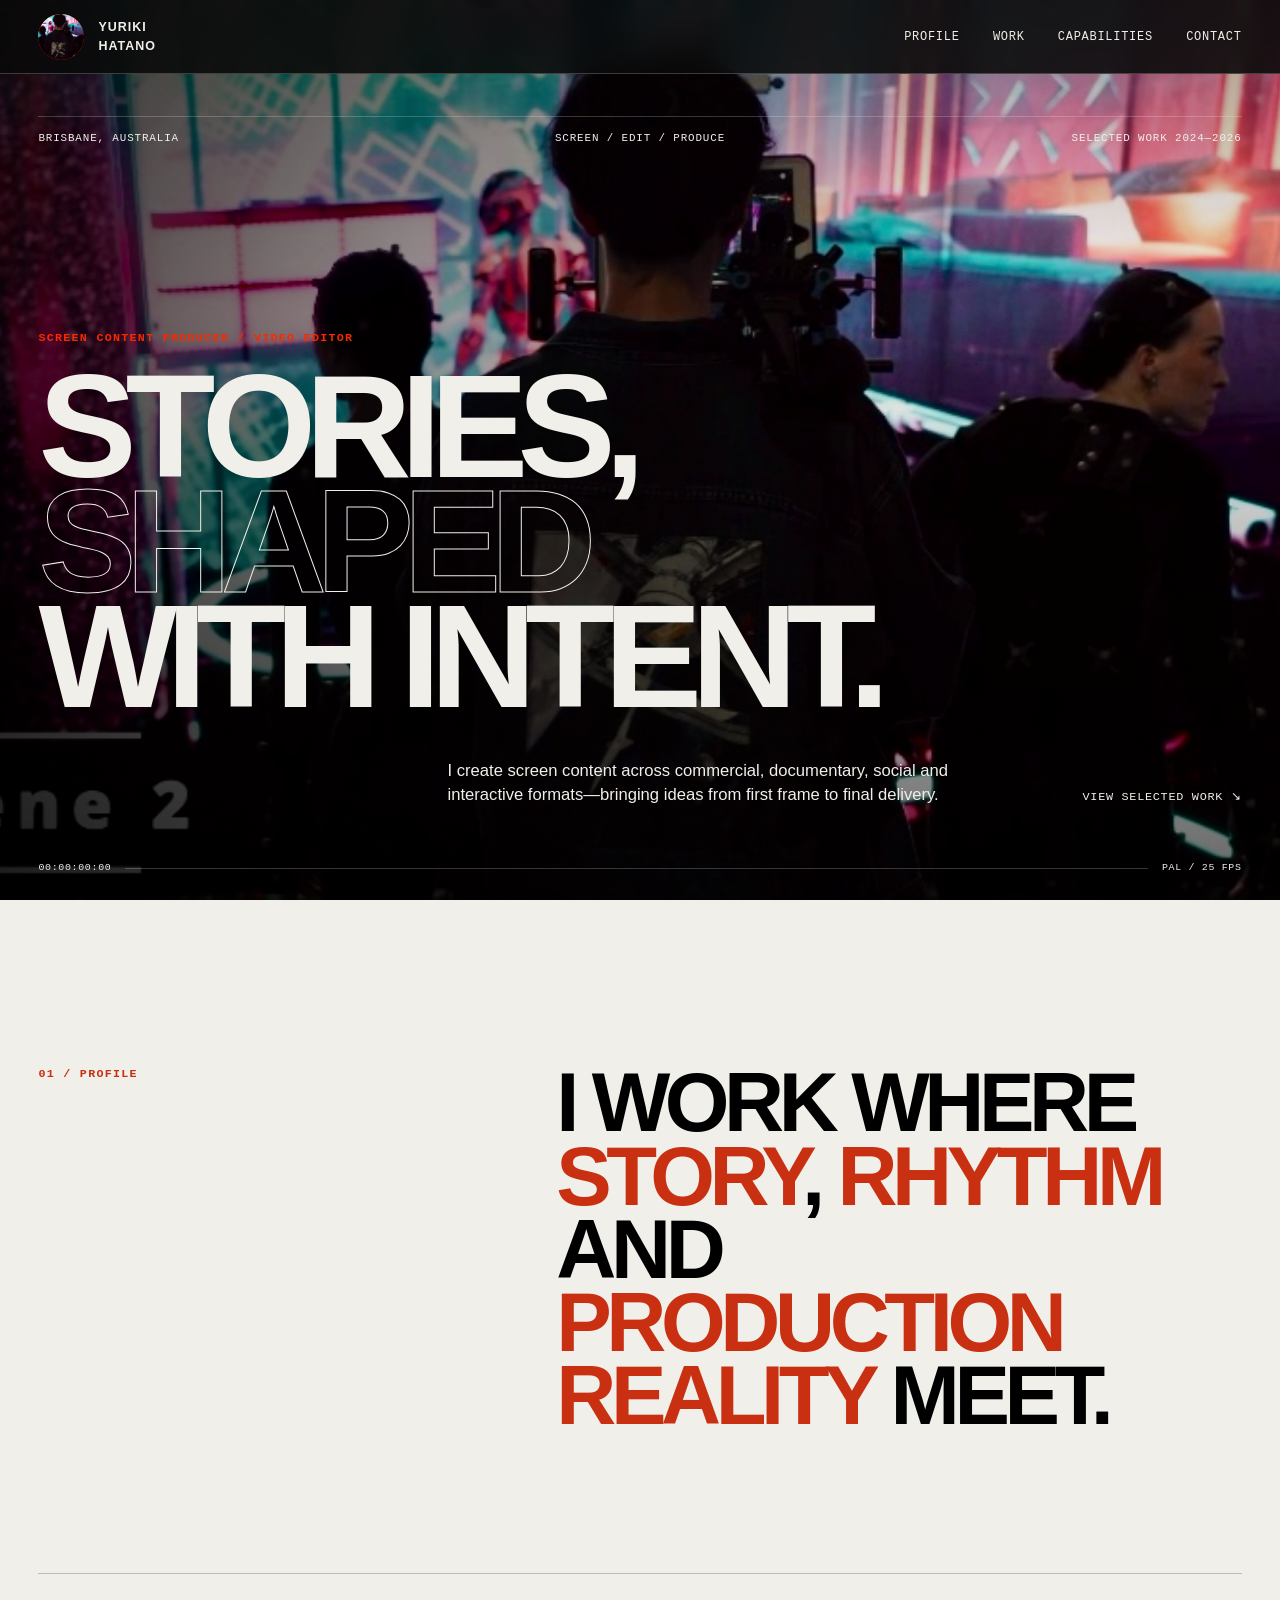
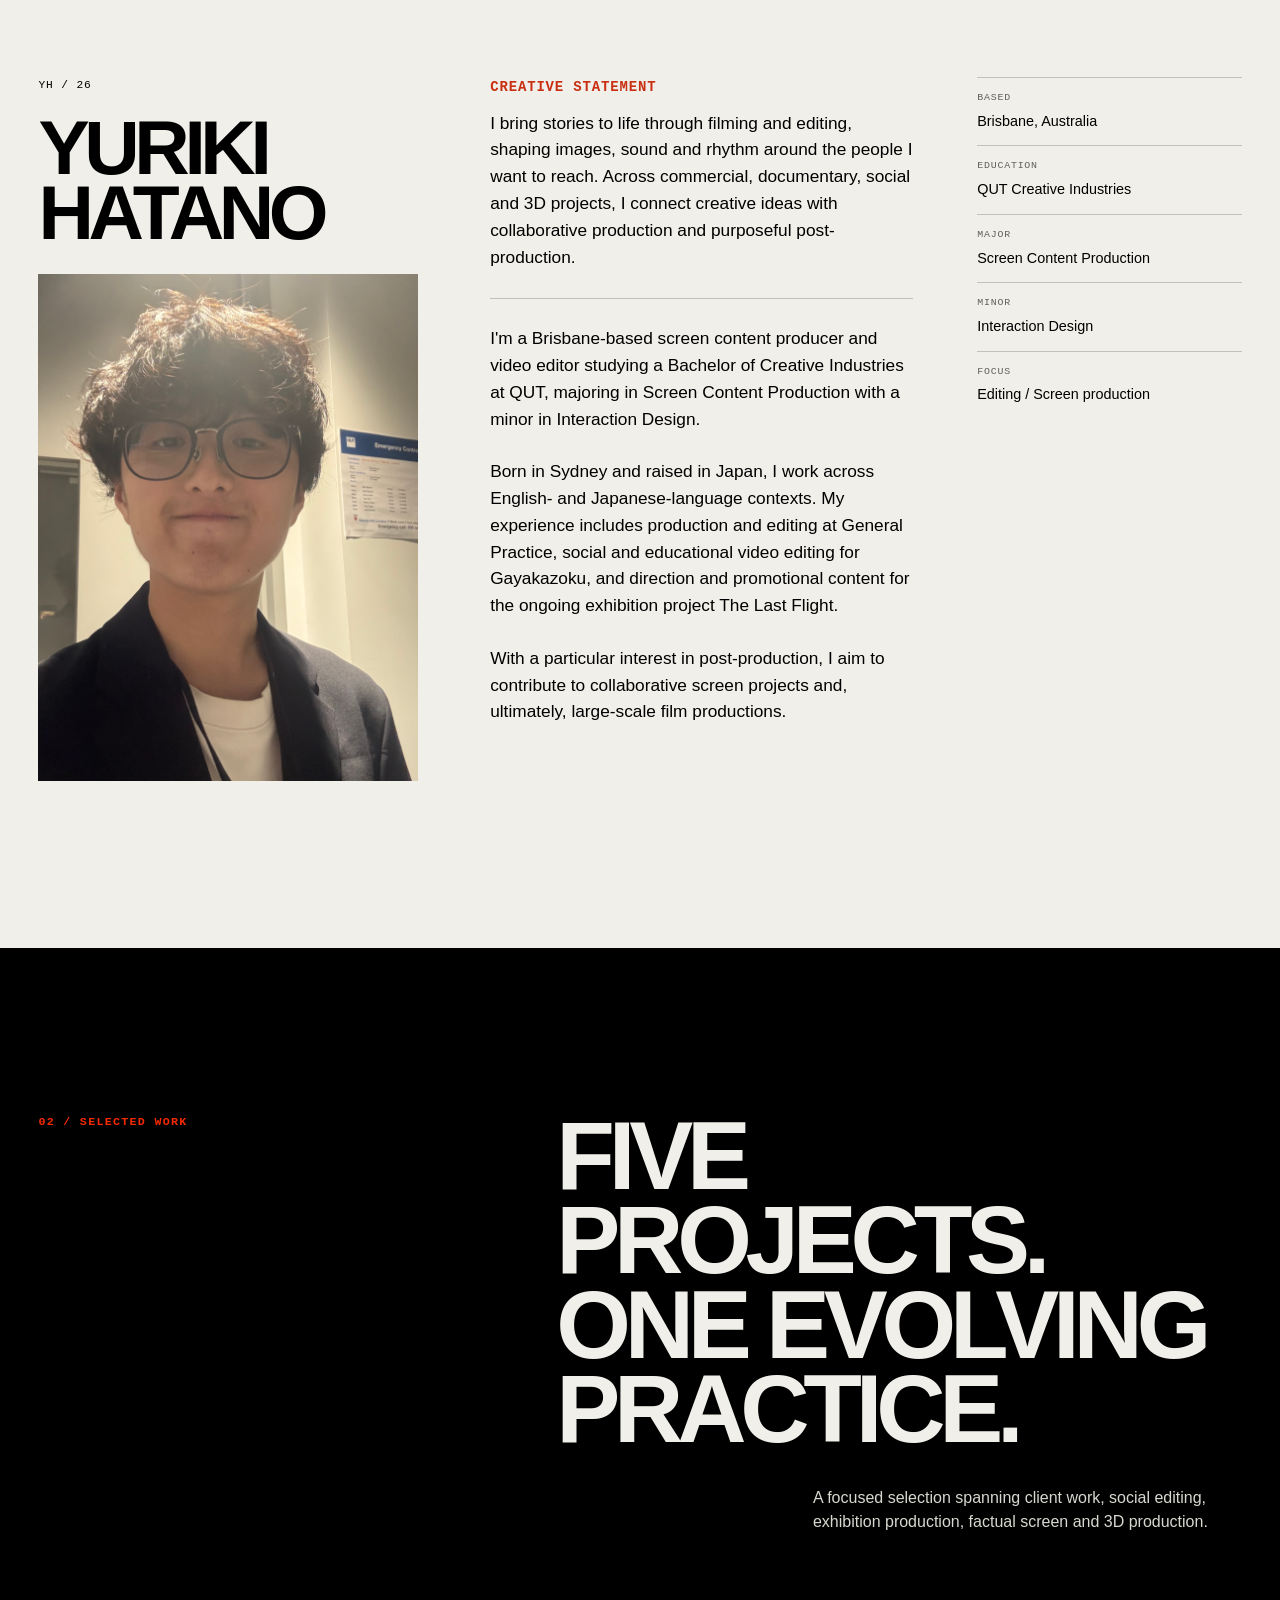
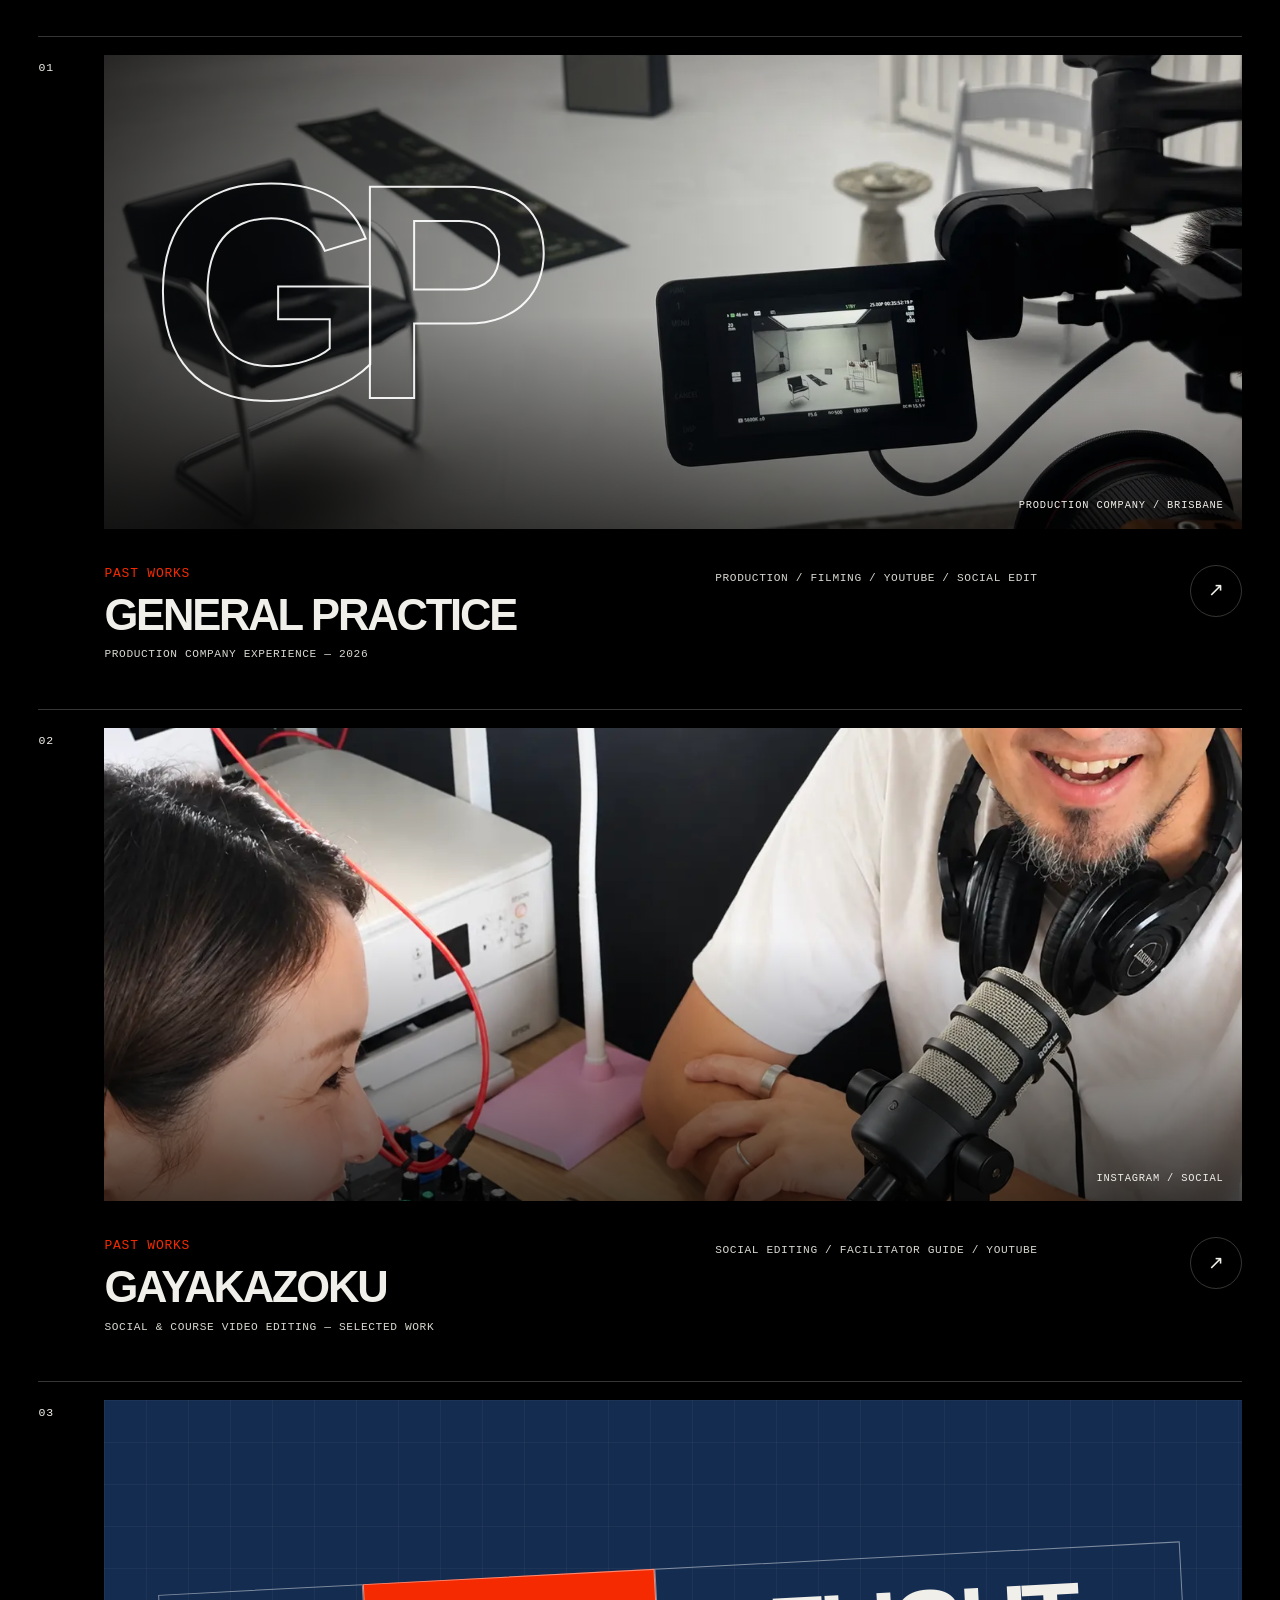
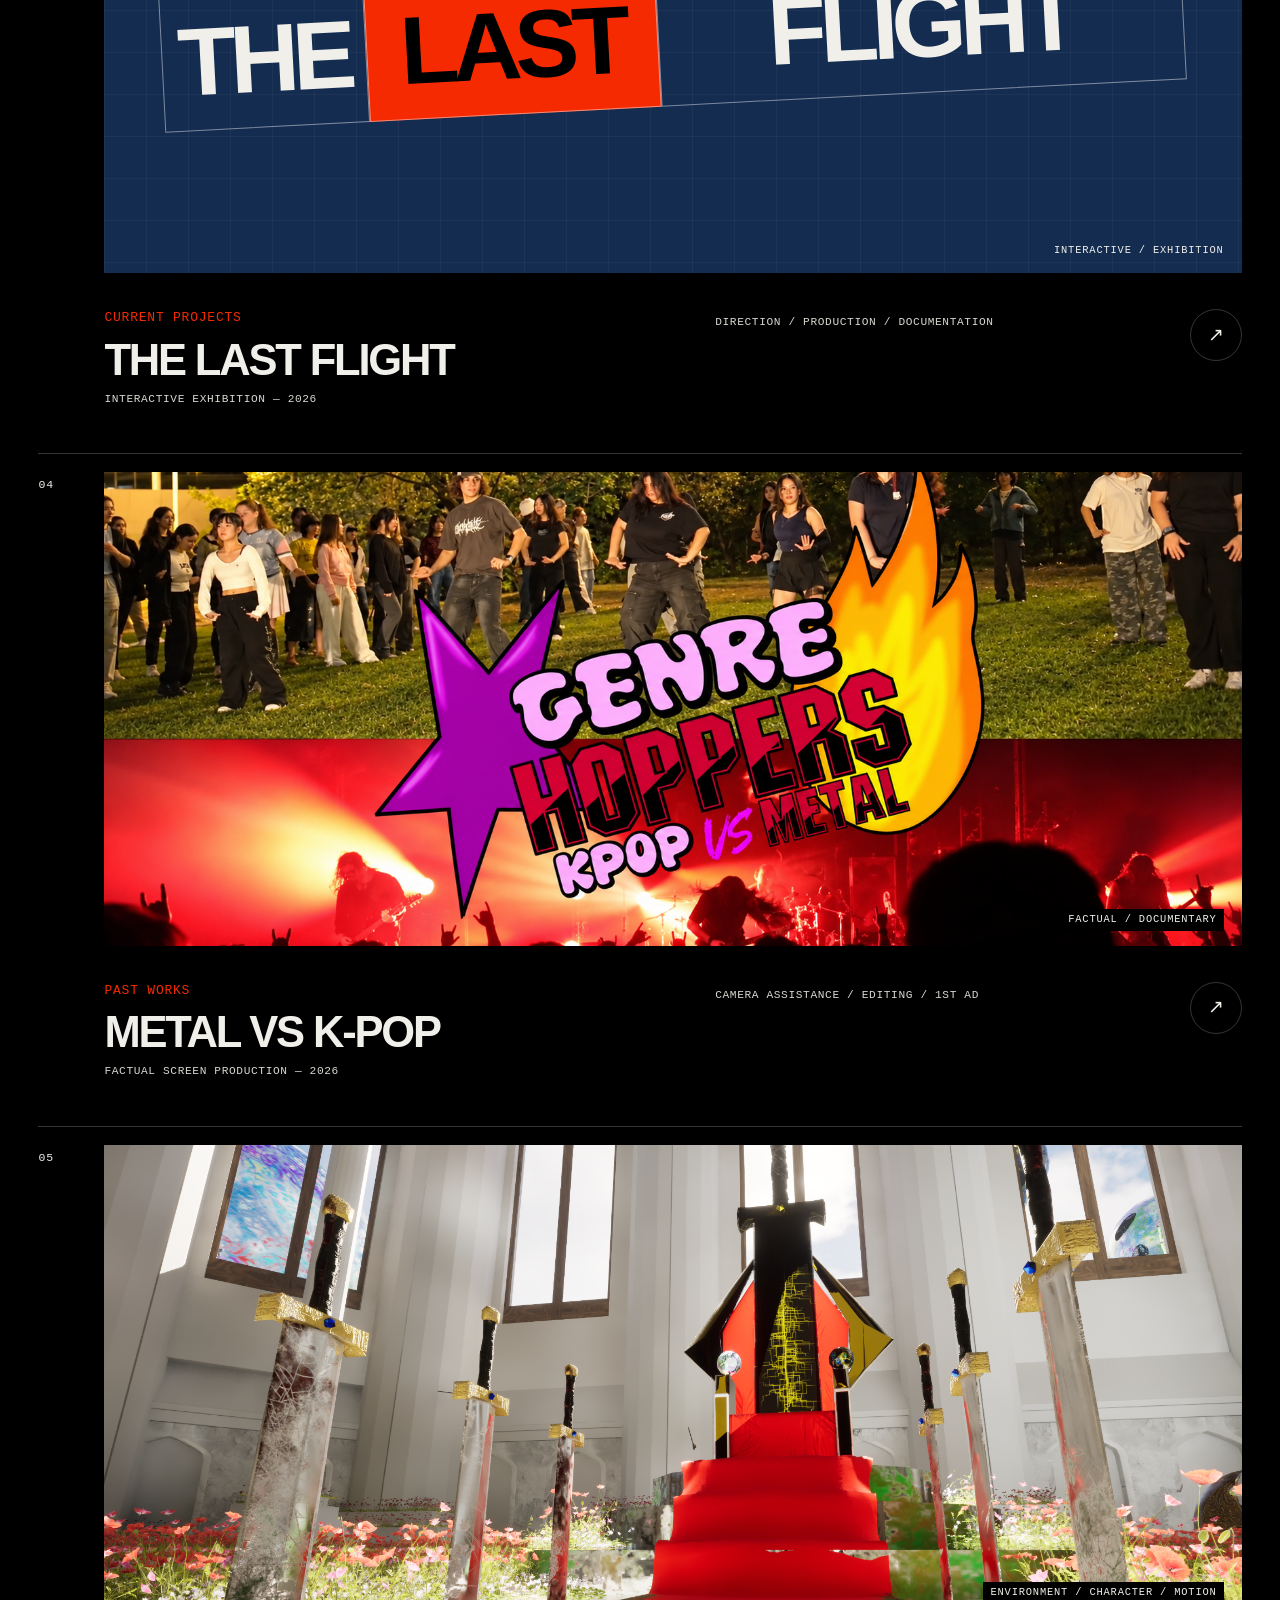
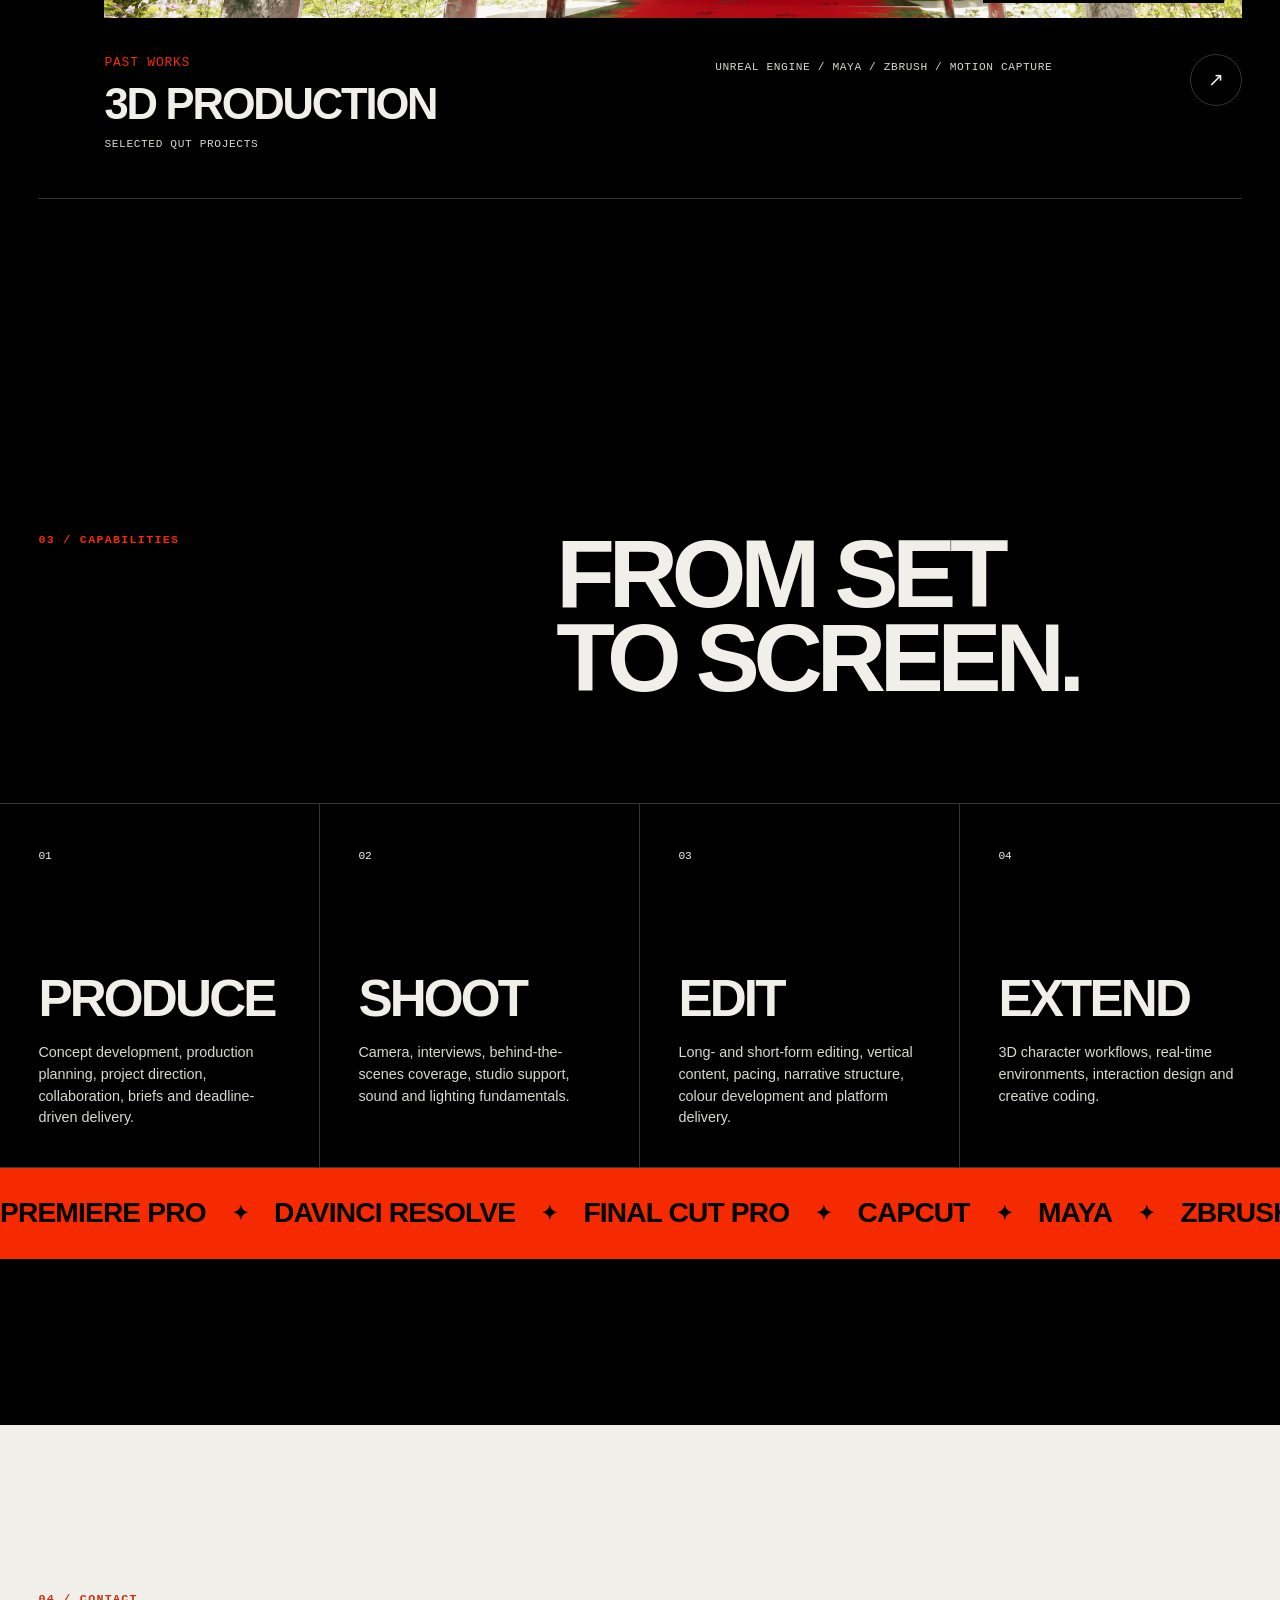
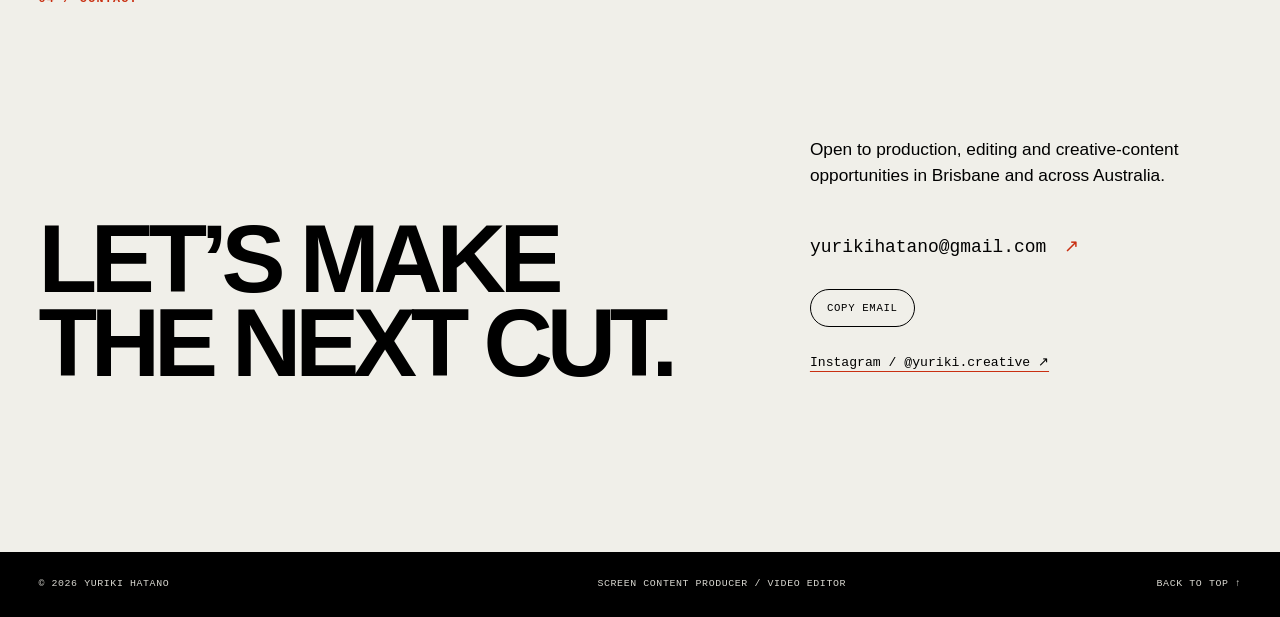
<file: index.html>
<!doctype html>
<html lang="en">
  <head>
    <meta charset="utf-8">
    <meta name="viewport" content="width=device-width, initial-scale=1">
    <meta name="description" content="Yuriki Hatano is a Brisbane-based screen content producer and video editor working across commercial, documentary, social and interactive projects.">
    <meta name="theme-color" content="#0a0a0a">
    <title>Yuriki Hatano — Screen Content Producer</title>
    <link rel="icon" href="favicon.svg" type="image/svg+xml">
    <link rel="preload" href="assets/home-hero.jpg" as="image" type="image/jpeg">
    <link rel="stylesheet" href="styles.css?v=23">
    <script src="app.js?v=28" defer></script>
  </head>
  <body>
    <a class="skip-link" href="#main">Skip to content</a>

    <div class="page-noise" aria-hidden="true"></div>
    <div class="scroll-progress" aria-hidden="true"><span></span></div>

    <header class="site-header" data-header>
      <a class="wordmark" href="#top" aria-label="Yuriki Hatano, home">
        <span class="wordmark-avatar"><img src="assets/webpage-avatar.jpg" alt=""></span>
        <span class="wordmark-name">Yuriki Hatano</span>
      </a>

      <nav class="site-nav" id="site-nav" aria-label="Primary navigation" data-nav>
        <a href="#profile">Profile</a>
        <a href="#work">Work</a>
        <a href="#capabilities">Capabilities</a>
        <a href="#contact">Contact</a>
      </nav>
    </header>

    <main id="main">
      <section class="hero" id="top" aria-labelledby="hero-title">
        <div class="hero-media" aria-hidden="true">
          <img src="assets/home-hero.jpg" alt="">
          <video autoplay muted loop playsinline preload="metadata" poster="assets/home-hero.jpg" aria-hidden="true">
            <source src="assets/home-hero-loop.mp4" type="video/mp4">
          </video>
          <div class="hero-shade"></div>
        </div>

        <div class="hero-topline">
          <p>Brisbane, Australia</p>
          <p>Screen / Edit / Produce</p>
          <p>Selected work 2024—2026</p>
        </div>

        <div class="hero-copy">
          <p class="eyebrow">Screen Content Producer / Video Editor</p>
          <h1 id="hero-title">
            Stories,
            <span>shaped</span>
            with intent.
          </h1>
          <div class="hero-intro">
            <p>I create screen content across commercial, documentary, social and interactive formats—bringing ideas from first frame to final delivery.</p>
            <a class="text-link" href="#work">View selected work <span aria-hidden="true">↘</span></a>
          </div>
        </div>

        <div class="hero-reel" aria-hidden="true">
          <span>00:00:00:00</span>
          <span class="reel-line"></span>
          <span>PAL / 25 FPS</span>
        </div>
      </section>

      <section class="profile-section" id="profile" aria-labelledby="profile-title">
        <div class="profile-intro reveal">
          <p class="section-kicker">01 / Profile</p>
          <p class="profile-statement">I work where <em>story</em>, <em>rhythm</em> and <em>production reality</em> meet.</p>
        </div>

        <div class="profile-grid">
          <div class="profile-title-wrap reveal">
            <p class="profile-number">YH / 26</p>
            <h2 id="profile-title">Yuriki<br>Hatano</h2>
            <img class="profile-portrait" src="assets/yuriki-profile.png" alt="Portrait of Yuriki Hatano wearing glasses and a dark jacket" loading="lazy" width="1536" height="2048">
          </div>
          <div class="profile-copy reveal">
            <p class="profile-statement-label">Creative Statement</p>
            <p class="profile-creative-statement">I bring stories to life through filming and editing, shaping images, sound and rhythm around the people I want to reach. Across commercial, documentary, social and 3D projects, I connect creative ideas with collaborative production and purposeful post-production.</p>
            <p>I'm a Brisbane-based screen content producer and video editor studying a Bachelor of Creative Industries at QUT, majoring in Screen Content Production with a minor in Interaction Design.</p>
            <p>Born in Sydney and raised in Japan, I work across English- and Japanese-language contexts. My experience includes production and editing at General Practice, social and educational video editing for Gayakazoku, and direction and promotional content for the ongoing exhibition project The Last Flight.</p>
            <p>With a particular interest in post-production, I aim to contribute to collaborative screen projects and, ultimately, large-scale film productions.</p>
          </div>
          <div class="profile-facts reveal">
            <dl>
              <div><dt>Based</dt><dd>Brisbane, Australia</dd></div>
              <div><dt>Education</dt><dd>QUT Creative Industries</dd></div>
              <div><dt>Major</dt><dd>Screen Content Production</dd></div>
              <div><dt>Minor</dt><dd>Interaction Design</dd></div>
              <div><dt>Focus</dt><dd>Editing / Screen production</dd></div>
            </dl>
          </div>
        </div>
      </section>

      <section class="work-section" id="work" aria-labelledby="work-title">
        <header class="section-header reveal">
          <p class="section-kicker">02 / Selected work</p>
          <h2 id="work-title">Five projects.<br>One evolving practice.</h2>
          <p class="section-summary">A focused selection spanning client work, social editing, exhibition production, factual screen and 3D production.</p>
        </header>

        <div class="project-list" data-project-list>
          <button class="project-card project-card--hero reveal" type="button" data-project="general-practice" aria-haspopup="dialog">
            <span class="project-index">01</span>
            <span class="project-visual visual-general" aria-hidden="true">
              <img class="project-thumb" src="assets/general-practice-studio.webp" alt="">
              <span class="visual-word visual-word--gp">GP</span>
              <span class="visual-meta">Production Company / Brisbane</span>
            </span>
            <span class="project-info">
              <span>
                <span class="project-status">Past Works</span>
                <strong>General Practice</strong>
                <small>Production Company Experience — 2026</small>
              </span>
              <span class="project-services">Production / Filming / YouTube / Social Edit</span>
              <span class="project-arrow" aria-hidden="true">↗</span>
            </span>
          </button>

          <button class="project-card reveal" type="button" data-project="gayakazoku" aria-haspopup="dialog">
            <span class="project-index">02</span>
            <span class="project-visual visual-gaya" aria-hidden="true">
              <img class="project-thumb" src="assets/gayakazoku-studio.webp" alt="">
              <span class="visual-meta">Instagram / Social</span>
            </span>
            <span class="project-info">
              <span>
                <span class="project-status">Past Works</span>
                <strong>Gayakazoku</strong>
                <small>Social &amp; Course Video Editing — Selected work</small>
              </span>
              <span class="project-services">Social Editing / Facilitator Guide / YouTube</span>
              <span class="project-arrow" aria-hidden="true">↗</span>
            </span>
          </button>

          <button class="project-card reveal" type="button" data-project="last-flight" aria-haspopup="dialog">
            <span class="project-index">03</span>
            <span class="project-visual visual-flight" aria-hidden="true">
              <span class="flight-type"><i>THE</i><i>LAST</i><i>FLIGHT</i></span>
              <span class="visual-meta">Interactive / Exhibition</span>
            </span>
            <span class="project-info">
              <span>
                <span class="project-status">Current Projects</span>
                <strong>The Last Flight</strong>
                <small>Interactive Exhibition — 2026</small>
              </span>
              <span class="project-services">Direction / Production / Documentation</span>
              <span class="project-arrow" aria-hidden="true">↗</span>
            </span>
          </button>

          <button class="project-card reveal" type="button" data-project="metal-kpop" aria-haspopup="dialog">
            <span class="project-index">04</span>
            <span class="project-visual visual-metal" aria-hidden="true">
              <img class="project-thumb" src="assets/genre-hoppers.png" alt="" loading="lazy">
              <span class="visual-meta">Factual / Documentary</span>
            </span>
            <span class="project-info">
              <span>
                <span class="project-status">Past Works</span>
                <strong>Metal vs K-pop</strong>
                <small>Factual Screen Production — 2026</small>
              </span>
              <span class="project-services">Camera Assistance / Editing / 1st AD</span>
              <span class="project-arrow" aria-hidden="true">↗</span>
            </span>
          </button>

          <button class="project-card reveal" type="button" data-project="character" aria-haspopup="dialog">
            <span class="project-index">05</span>
            <span class="project-visual visual-character" aria-hidden="true">
              <img class="project-thumb" src="assets/3d-production-thumbnail.png" alt="" loading="lazy">
              <span class="visual-meta">Environment / Character / Motion</span>
            </span>
            <span class="project-info">
              <span>
                <span class="project-status">Past Works</span>
                <strong>3D Production</strong>
                <small>Selected QUT projects</small>
              </span>
              <span class="project-services">Unreal Engine / Maya / ZBrush / Motion Capture</span>
              <span class="project-arrow" aria-hidden="true">↗</span>
            </span>
          </button>
        </div>
      </section>

      <section class="capabilities-section" id="capabilities" aria-labelledby="capabilities-title">
        <header class="section-header reveal">
          <p class="section-kicker">03 / Capabilities</p>
          <h2 id="capabilities-title">From set<br>to screen.</h2>
        </header>

        <div class="capability-grid">
          <article class="capability reveal">
            <span>01</span>
            <h3>Produce</h3>
            <p>Concept development, production planning, project direction, collaboration, briefs and deadline-driven delivery.</p>
          </article>
          <article class="capability reveal">
            <span>02</span>
            <h3>Shoot</h3>
            <p>Camera, interviews, behind-the-scenes coverage, studio support, sound and lighting fundamentals.</p>
          </article>
          <article class="capability reveal">
            <span>03</span>
            <h3>Edit</h3>
            <p>Long- and short-form editing, vertical content, pacing, narrative structure, colour development and platform delivery.</p>
          </article>
          <article class="capability reveal">
            <span>04</span>
            <h3>Extend</h3>
            <p>3D character workflows, real-time environments, interaction design and creative coding.</p>
          </article>
        </div>

        <div class="tool-marquee" aria-label="Selected tools">
          <div>
            <span>Premiere Pro</span><span>DaVinci Resolve</span><span>Final Cut Pro</span><span>CapCut</span><span>Maya</span><span>ZBrush</span><span>Substance 3D Painter</span><span>Unreal Engine</span><span>Figma</span><span>p5.js</span>
            <span aria-hidden="true">Premiere Pro</span><span aria-hidden="true">DaVinci Resolve</span><span aria-hidden="true">Final Cut Pro</span><span aria-hidden="true">CapCut</span><span aria-hidden="true">Maya</span><span aria-hidden="true">ZBrush</span><span aria-hidden="true">Substance 3D Painter</span><span aria-hidden="true">Unreal Engine</span><span aria-hidden="true">Figma</span><span aria-hidden="true">p5.js</span>
          </div>
        </div>
      </section>

      <section class="contact-section" id="contact" aria-labelledby="contact-title">
        <p class="section-kicker reveal">04 / Contact</p>
        <div class="contact-grid reveal">
          <h2 id="contact-title">Let’s make<br>the next cut.</h2>
          <div class="contact-copy">
            <p>Open to production, editing and creative-content opportunities in Brisbane and across Australia.</p>
            <a class="contact-email" href="mailto:yurikihatano@gmail.com">yurikihatano@gmail.com <span aria-hidden="true">↗</span></a>
            <button class="copy-button" type="button" data-copy-email>Copy email</button>
            <a class="contact-social" href="https://www.instagram.com/yuriki.creative/" target="_blank" rel="noopener noreferrer">Instagram / @yuriki.creative ↗</a>
          </div>
        </div>
      </section>
    </main>

    <footer class="site-footer">
      <p>© <span data-year>2026</span> Yuriki Hatano</p>
      <p>Screen Content Producer / Video Editor</p>
      <a href="#top">Back to top ↑</a>
    </footer>

    <dialog class="project-dialog" data-project-dialog aria-labelledby="dialog-title">
      <div class="dialog-shell">
        <button class="dialog-close" type="button" data-dialog-close aria-label="Close project">Close <span aria-hidden="true">×</span></button>
        <div class="dialog-hero">
          <div class="dialog-visual" data-dialog-visual></div>
          <div class="dialog-intro">
            <p class="dialog-index" data-dialog-index></p>
            <h2 id="dialog-title" data-dialog-title></h2>
            <p class="dialog-deck" data-dialog-deck></p>
          </div>
        </div>
        <div class="dialog-content">
          <div class="dialog-meta" data-dialog-meta></div>
          <div class="dialog-body" data-dialog-body></div>
        </div>
      </div>
    </dialog>

    <div class="toast" role="status" aria-live="polite" data-toast>Email copied</div>
  </body>
</html>
</file>
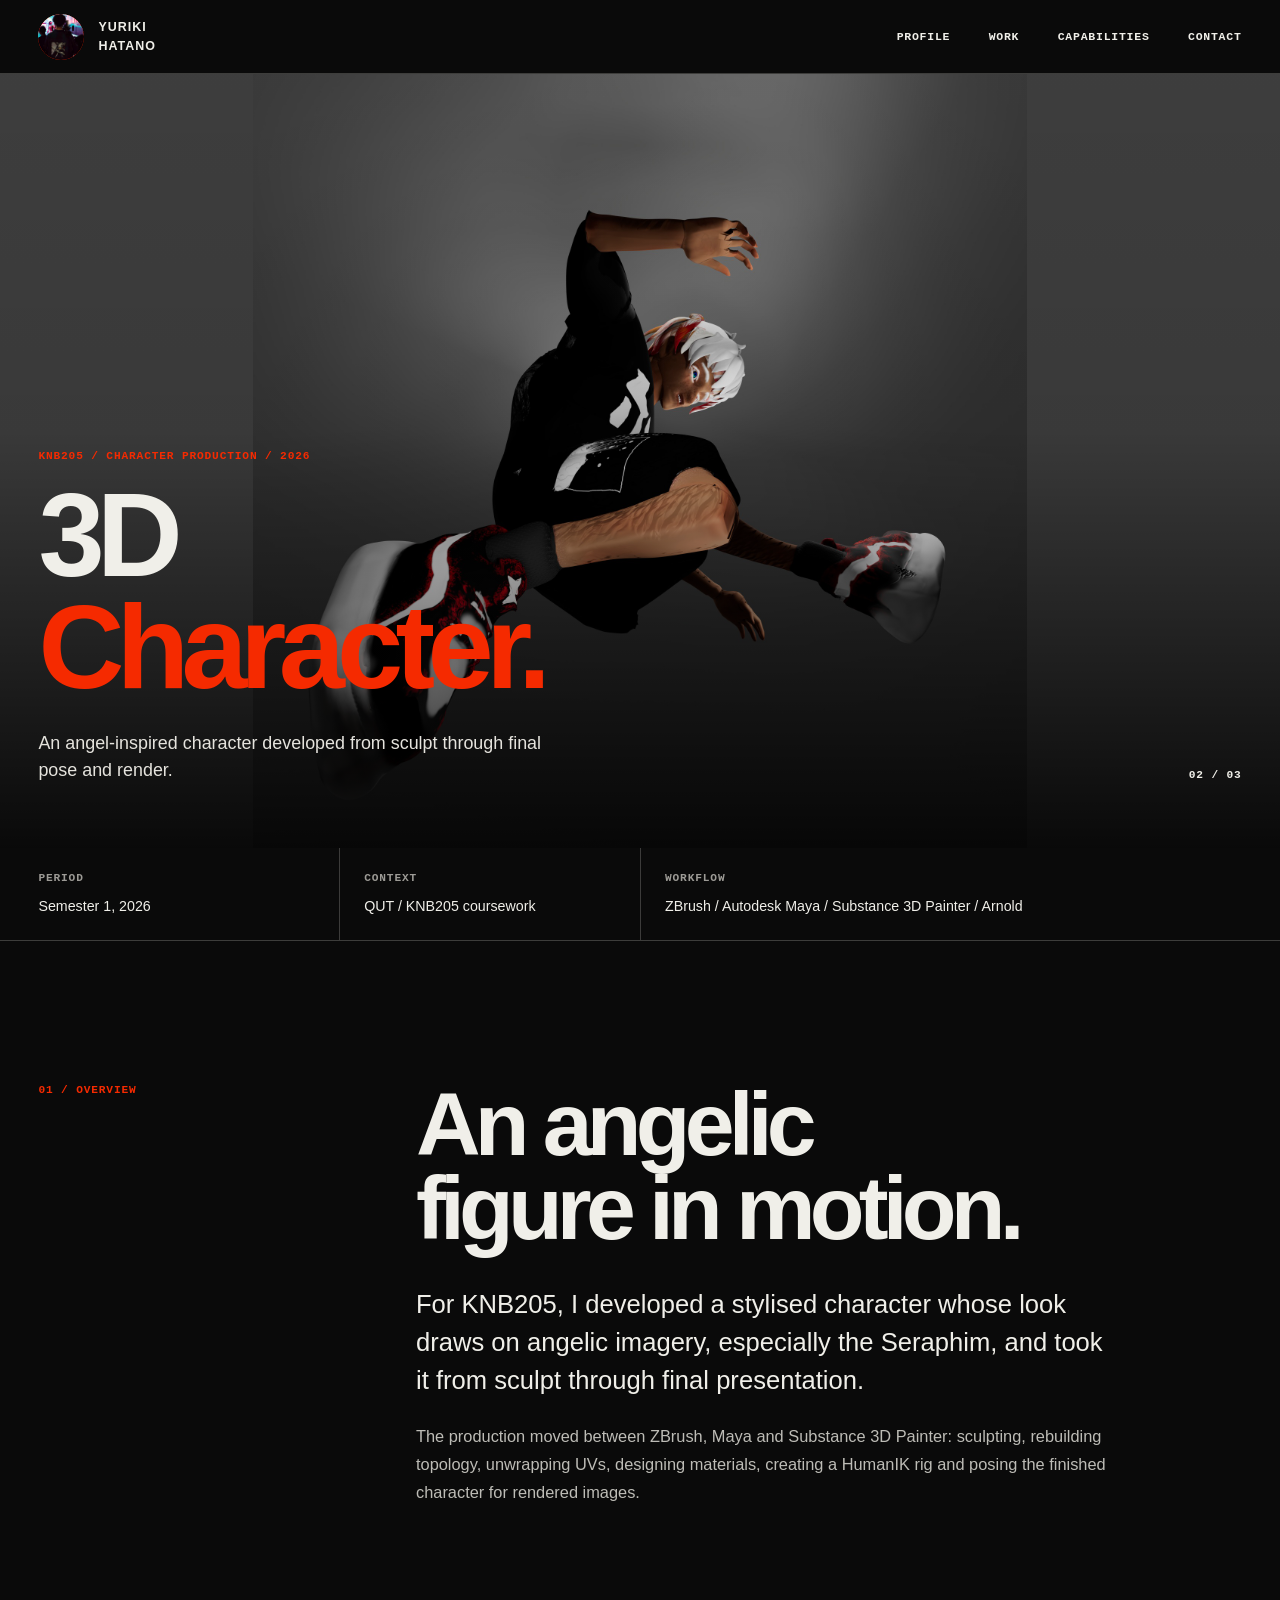
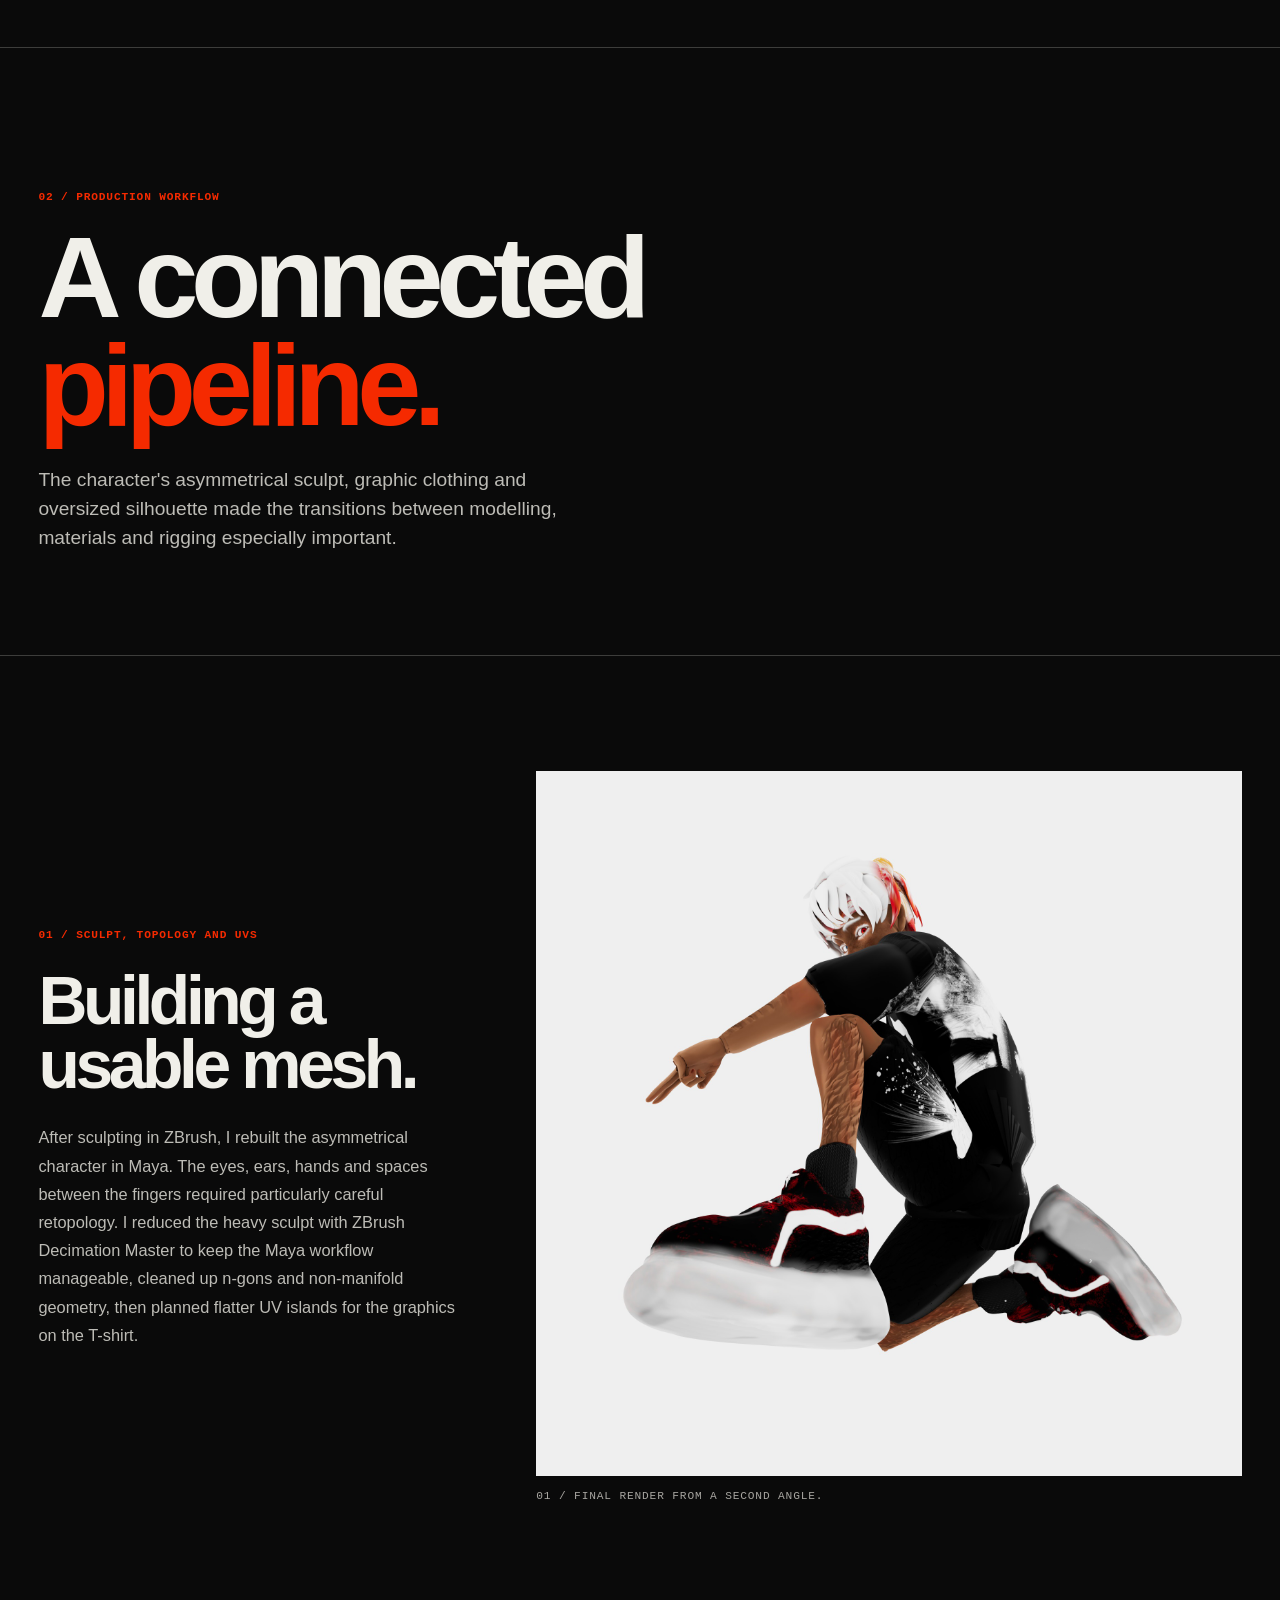
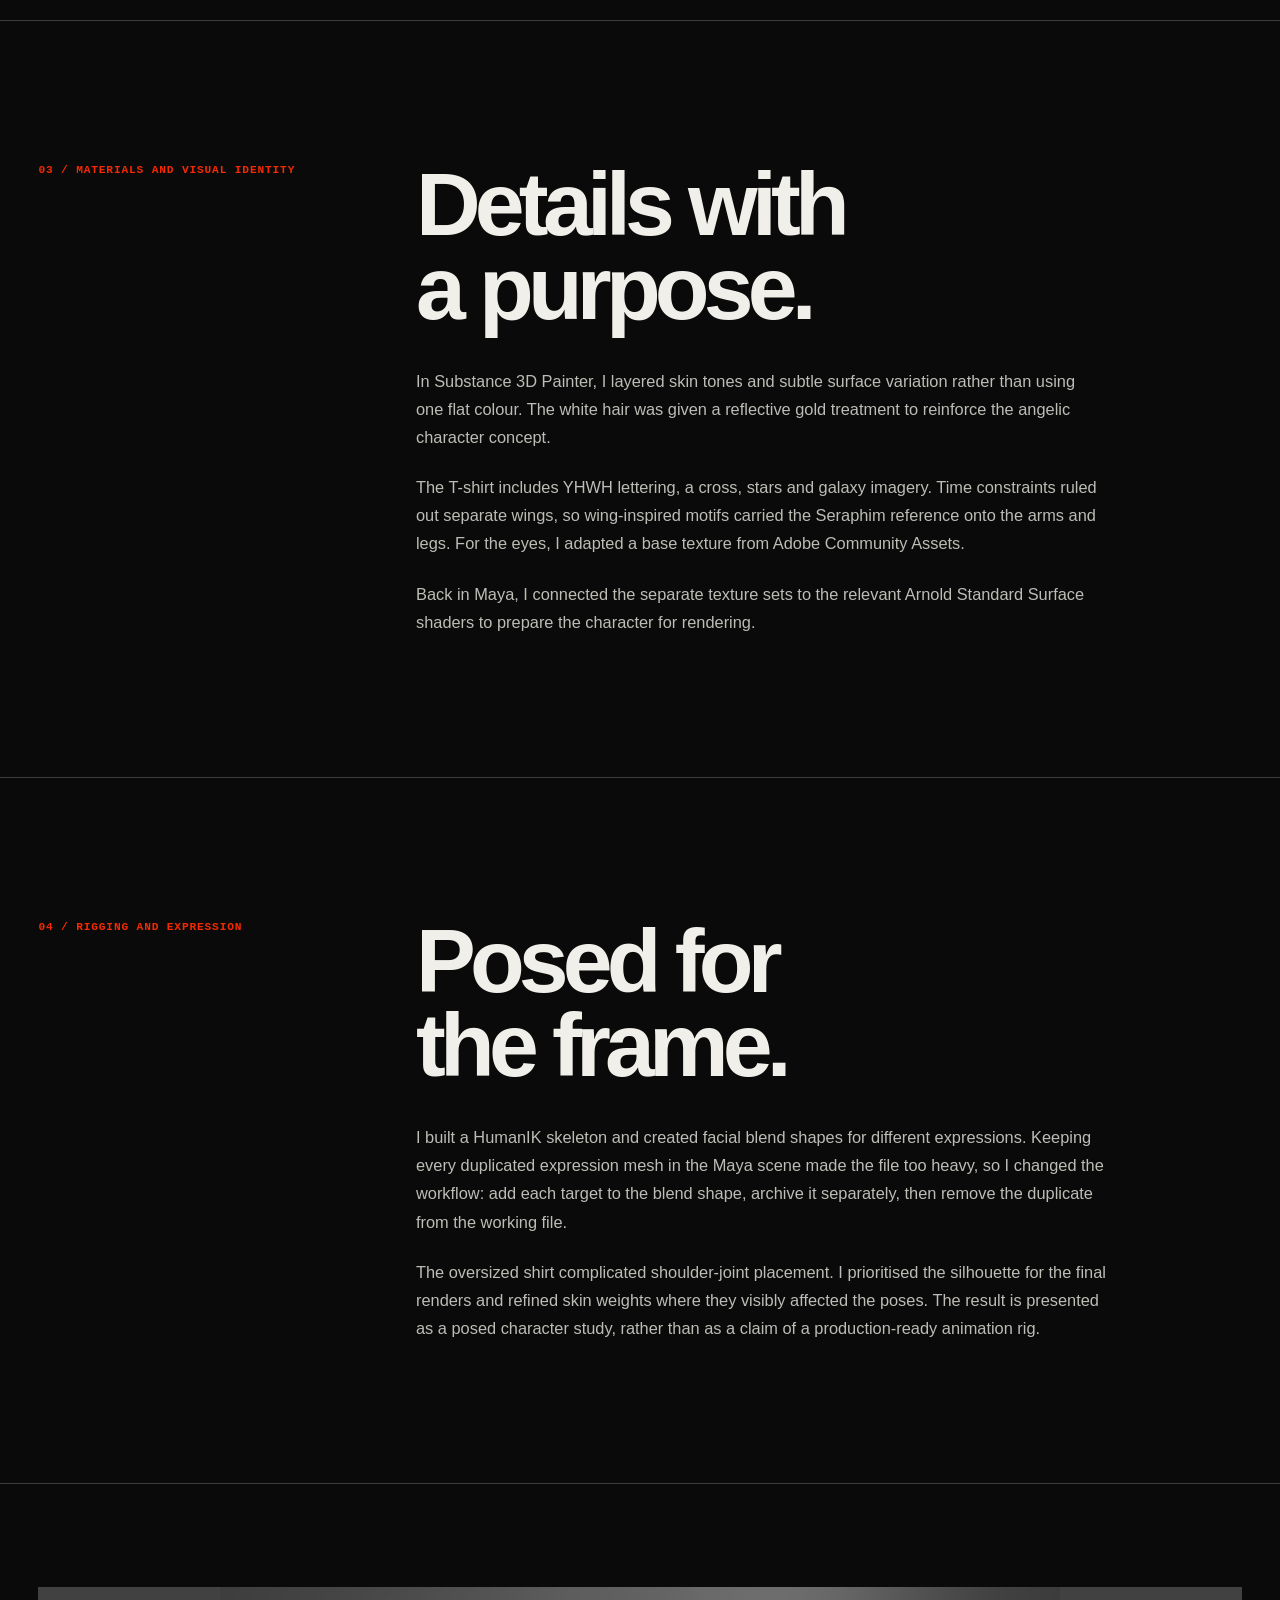
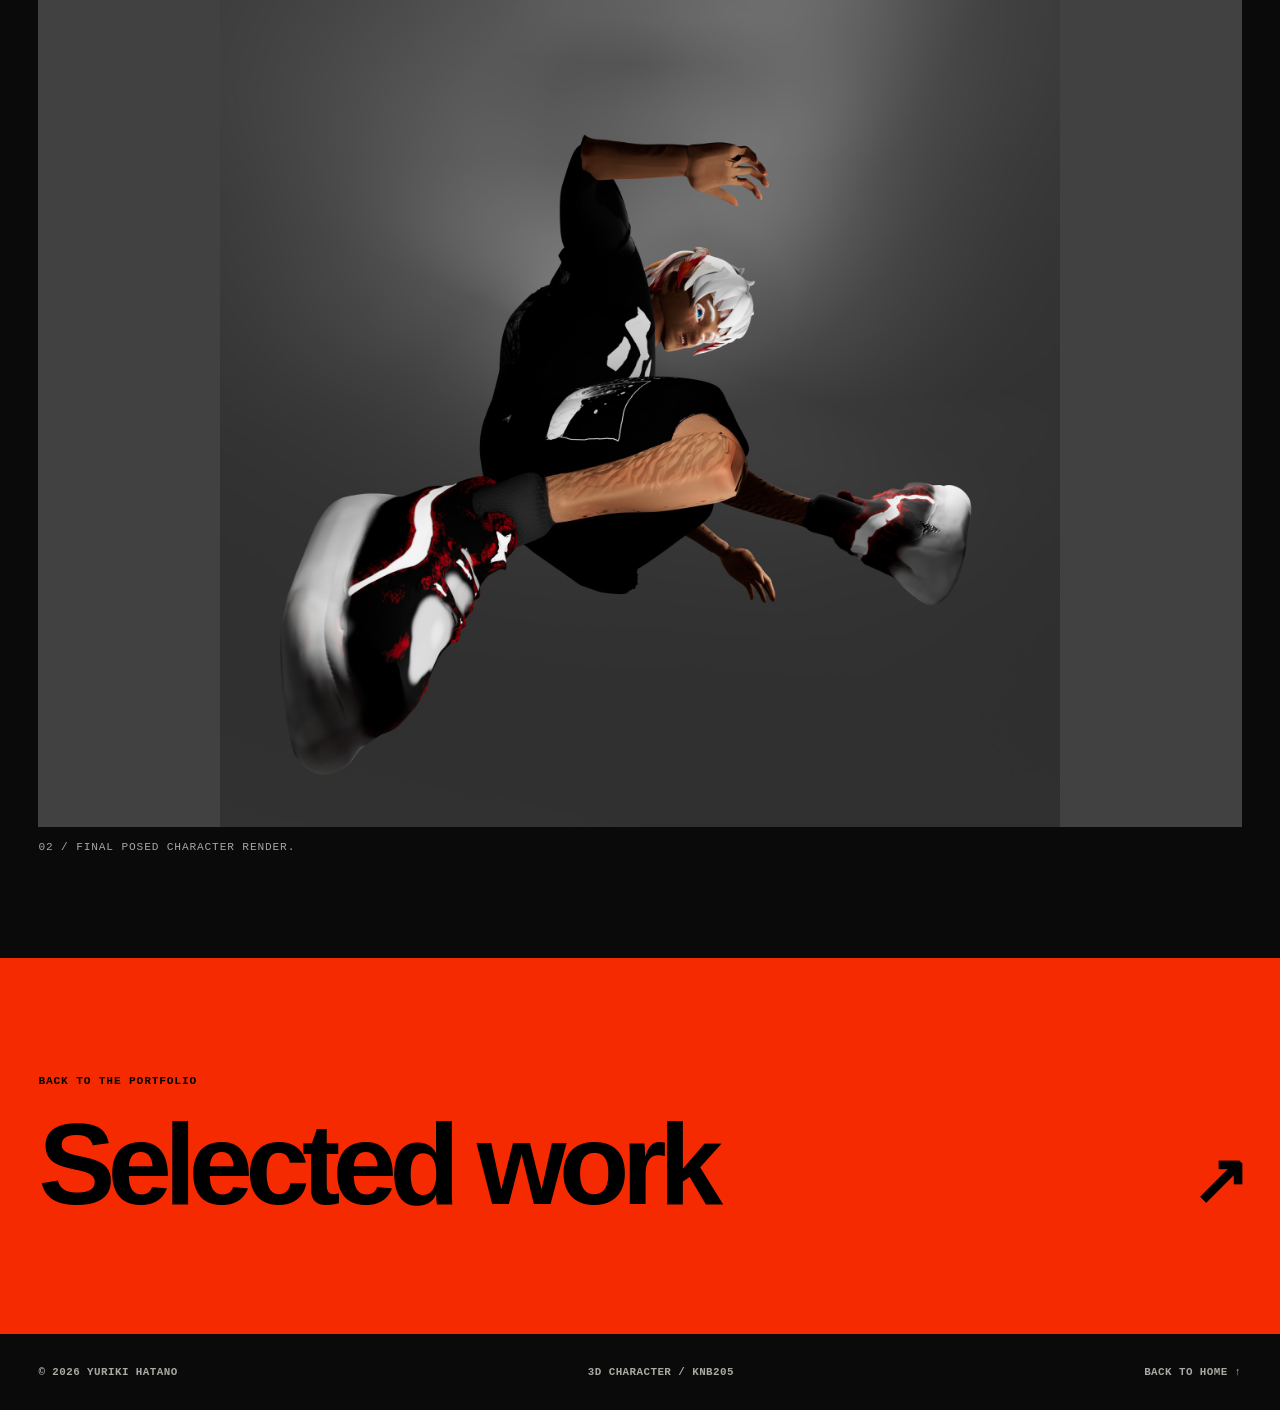
<file: 3d-character.html>
<!doctype html>
<html lang="en">
  <head>
    <meta charset="utf-8">
    <meta name="viewport" content="width=device-width, initial-scale=1">
    <meta name="description" content="An angel-inspired 3D character by Yuriki Hatano for QUT KNB205: concept, sculpting, retopology, texturing, rigging and final renders.">
    <meta name="theme-color" content="#0a0a0a">
    <title>3D Character — Yuriki Hatano</title>
    <link rel="icon" href="favicon.svg" type="image/svg+xml">
    <link rel="preload" href="assets/knb205-final-render.jpg" as="image">
    <link rel="stylesheet" href="styles.css?v=23">
    <link rel="stylesheet" href="unreal-environment.css?v=3">
    <link rel="stylesheet" href="production-detail.css?v=2">
  </head>
  <body class="environment-detail character-detail">
    <a class="skip-link" href="#main">Skip to content</a>
    <header class="detail-header">
      <a class="wordmark" href="index.html#top" aria-label="Yuriki Hatano, home"><span class="wordmark-avatar"><img src="assets/webpage-avatar.jpg" alt=""></span><span class="wordmark-name">Yuriki Hatano</span></a>
      <nav class="detail-nav" aria-label="Page navigation"><a href="index.html#profile">Profile</a><a href="index.html#work">Work</a><a href="index.html#capabilities">Capabilities</a><a href="index.html#contact">Contact</a></nav>
    </header>

    <main id="main">
      <section class="detail-hero" aria-labelledby="detail-title">
        <img src="assets/knb205-final-render.jpg" alt="Completed stylised 3D character in an airborne pose, with white hair, a black outfit and red-accented shoes" fetchpriority="high">
        <div class="detail-hero-shade"></div>
        <div class="detail-hero-content">
          <p class="detail-kicker">KNB205 / Character Production / 2026</p>
          <h1 id="detail-title">3D<br><span>Character.</span></h1>
          <p class="detail-hero-caption">An angel-inspired character developed from sculpt through final pose and render.</p>
        </div>
        <span class="detail-hero-index" aria-hidden="true">02 / 03</span>
      </section>

      <div class="detail-meta" aria-label="Project details">
        <div><span>Period</span><strong>Semester 1, 2026</strong></div>
        <div><span>Context</span><strong>QUT / KNB205 coursework</strong></div>
        <div><span>Workflow</span><strong>ZBrush / Autodesk Maya / Substance 3D Painter / Arnold</strong></div>
      </div>

      <section class="detail-section detail-intro" aria-labelledby="intro-title">
        <p class="detail-section-id">01 / Overview</p>
        <div>
          <h2 id="intro-title">An angelic<br>figure in motion.</h2>
          <p class="detail-lead">For KNB205, I developed a stylised character whose look draws on angelic imagery, especially the Seraphim, and took it from sculpt through final presentation.</p>
          <p>The production moved between ZBrush, Maya and Substance 3D Painter: sculpting, rebuilding topology, unwrapping UVs, designing materials, creating a HumanIK rig and posing the finished character for rendered images.</p>
        </div>
      </section>

      <section class="asset-overview" aria-labelledby="workflow-title">
        <p class="detail-section-id">02 / Production workflow</p>
        <h2 id="workflow-title">A connected<br><span>pipeline.</span></h2>
        <p>The character's asymmetrical sculpt, graphic clothing and oversized silhouette made the transitions between modelling, materials and rigging especially important.</p>
      </section>

      <article class="asset-story" aria-labelledby="shape-title">
        <div class="asset-story-copy">
          <p class="detail-section-id">01 / Sculpt, topology and UVs</p>
          <h3 id="shape-title">Building a<br>usable mesh.</h3>
          <p>After sculpting in ZBrush, I rebuilt the asymmetrical character in Maya. The eyes, ears, hands and spaces between the fingers required particularly careful retopology. I reduced the heavy sculpt with ZBrush Decimation Master to keep the Maya workflow manageable, cleaned up n-gons and non-manifold geometry, then planned flatter UV islands for the graphics on the T-shirt.</p>
        </div>
        <figure>
          <img src="assets/knb205-render-3.jpg" alt="Final render of the stylised character in a tucked airborne pose, with graphic black clothing and red-and-white shoes" loading="lazy">
          <figcaption>01 / Final render from a second angle.</figcaption>
        </figure>
      </article>

      <section class="detail-section" aria-labelledby="materials-title">
        <p class="detail-section-id">03 / Materials and visual identity</p>
        <div>
          <h2 id="materials-title">Details with<br>a purpose.</h2>
          <p>In Substance 3D Painter, I layered skin tones and subtle surface variation rather than using one flat colour. The white hair was given a reflective gold treatment to reinforce the angelic character concept.</p>
          <p>The T-shirt includes YHWH lettering, a cross, stars and galaxy imagery. Time constraints ruled out separate wings, so wing-inspired motifs carried the Seraphim reference onto the arms and legs. For the eyes, I adapted a base texture from Adobe Community Assets.</p>
          <p>Back in Maya, I connected the separate texture sets to the relevant Arnold Standard Surface shaders to prepare the character for rendering.</p>
        </div>
      </section>

      <section class="detail-section" aria-labelledby="rigging-title">
        <p class="detail-section-id">04 / Rigging and expression</p>
        <div>
          <h2 id="rigging-title">Posed for<br>the frame.</h2>
          <p>I built a HumanIK skeleton and created facial blend shapes for different expressions. Keeping every duplicated expression mesh in the Maya scene made the file too heavy, so I changed the workflow: add each target to the blend shape, archive it separately, then remove the duplicate from the working file.</p>
          <p>The oversized shirt complicated shoulder-joint placement. I prioritised the silhouette for the final renders and refined skin weights where they visibly affected the poses. The result is presented as a posed character study, rather than as a claim of a production-ready animation rig.</p>
        </div>
      </section>

      <figure class="detail-wide-image character-final-image">
        <img src="assets/knb205-final-render.jpg" alt="Full final render showing the airborne character pose and complete costume against a grey backdrop" loading="lazy">
        <figcaption>02 / Final posed character render.</figcaption>
      </figure>

      <section class="detail-next">
        <p class="detail-section-id">Back to the portfolio</p>
        <a href="index.html#work">Selected work <span aria-hidden="true">↗</span></a>
      </section>
    </main>
    <footer class="detail-footer"><span>© 2026 Yuriki Hatano</span><span>3D Character / KNB205</span><a href="index.html#top">Back to home ↑</a></footer>
  </body>
</html>
</file>
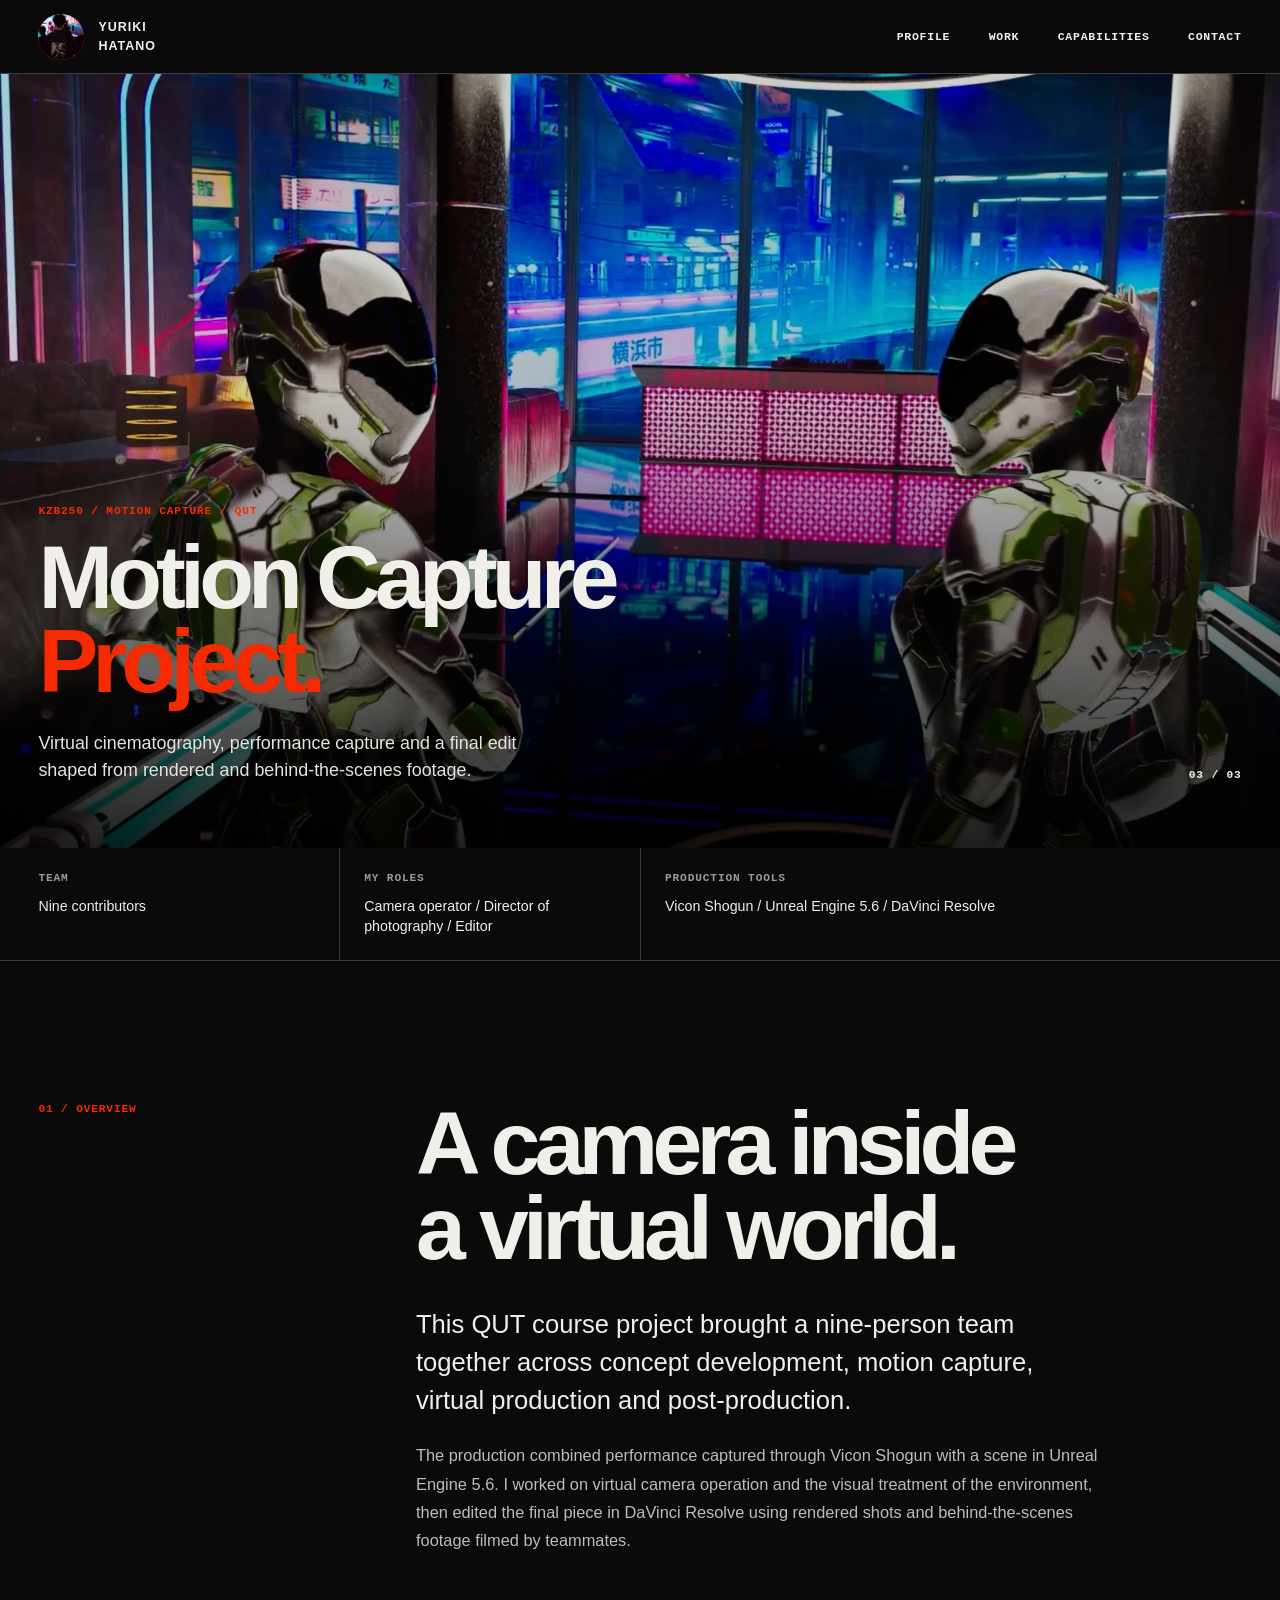
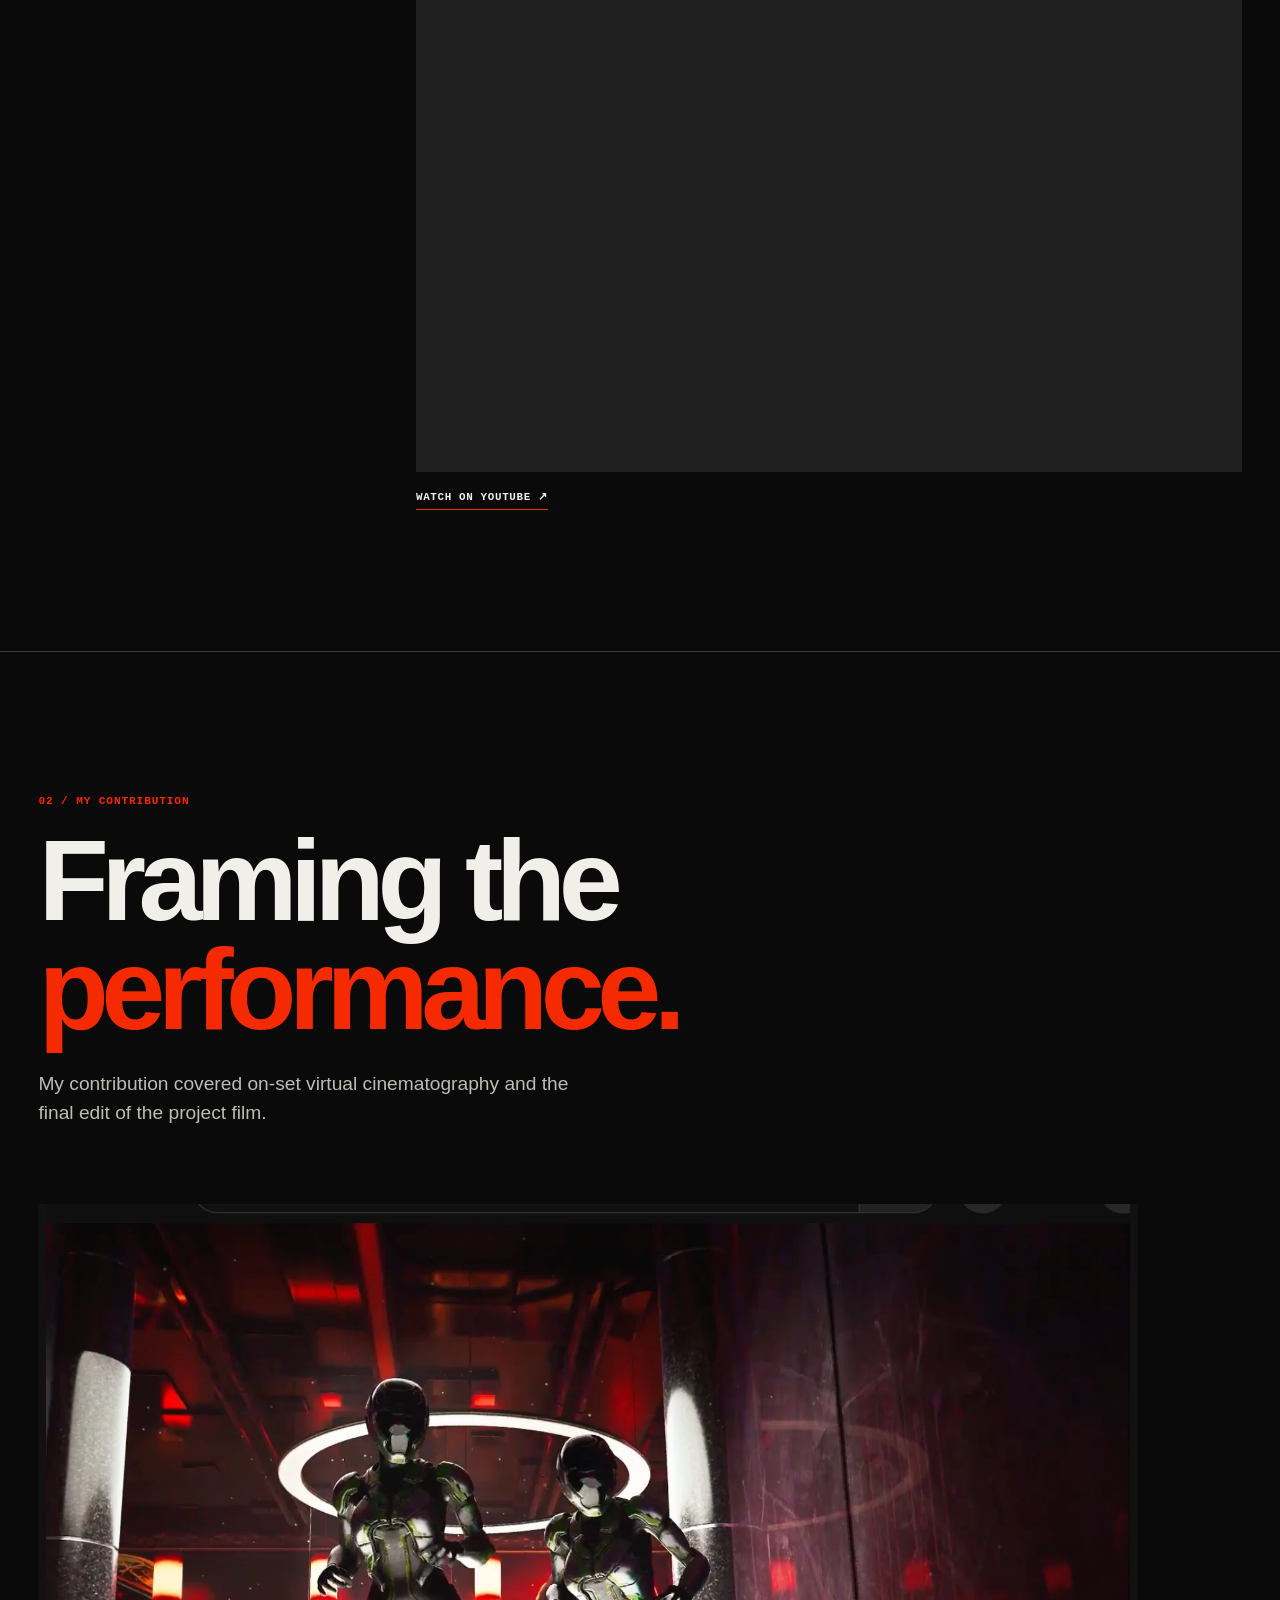
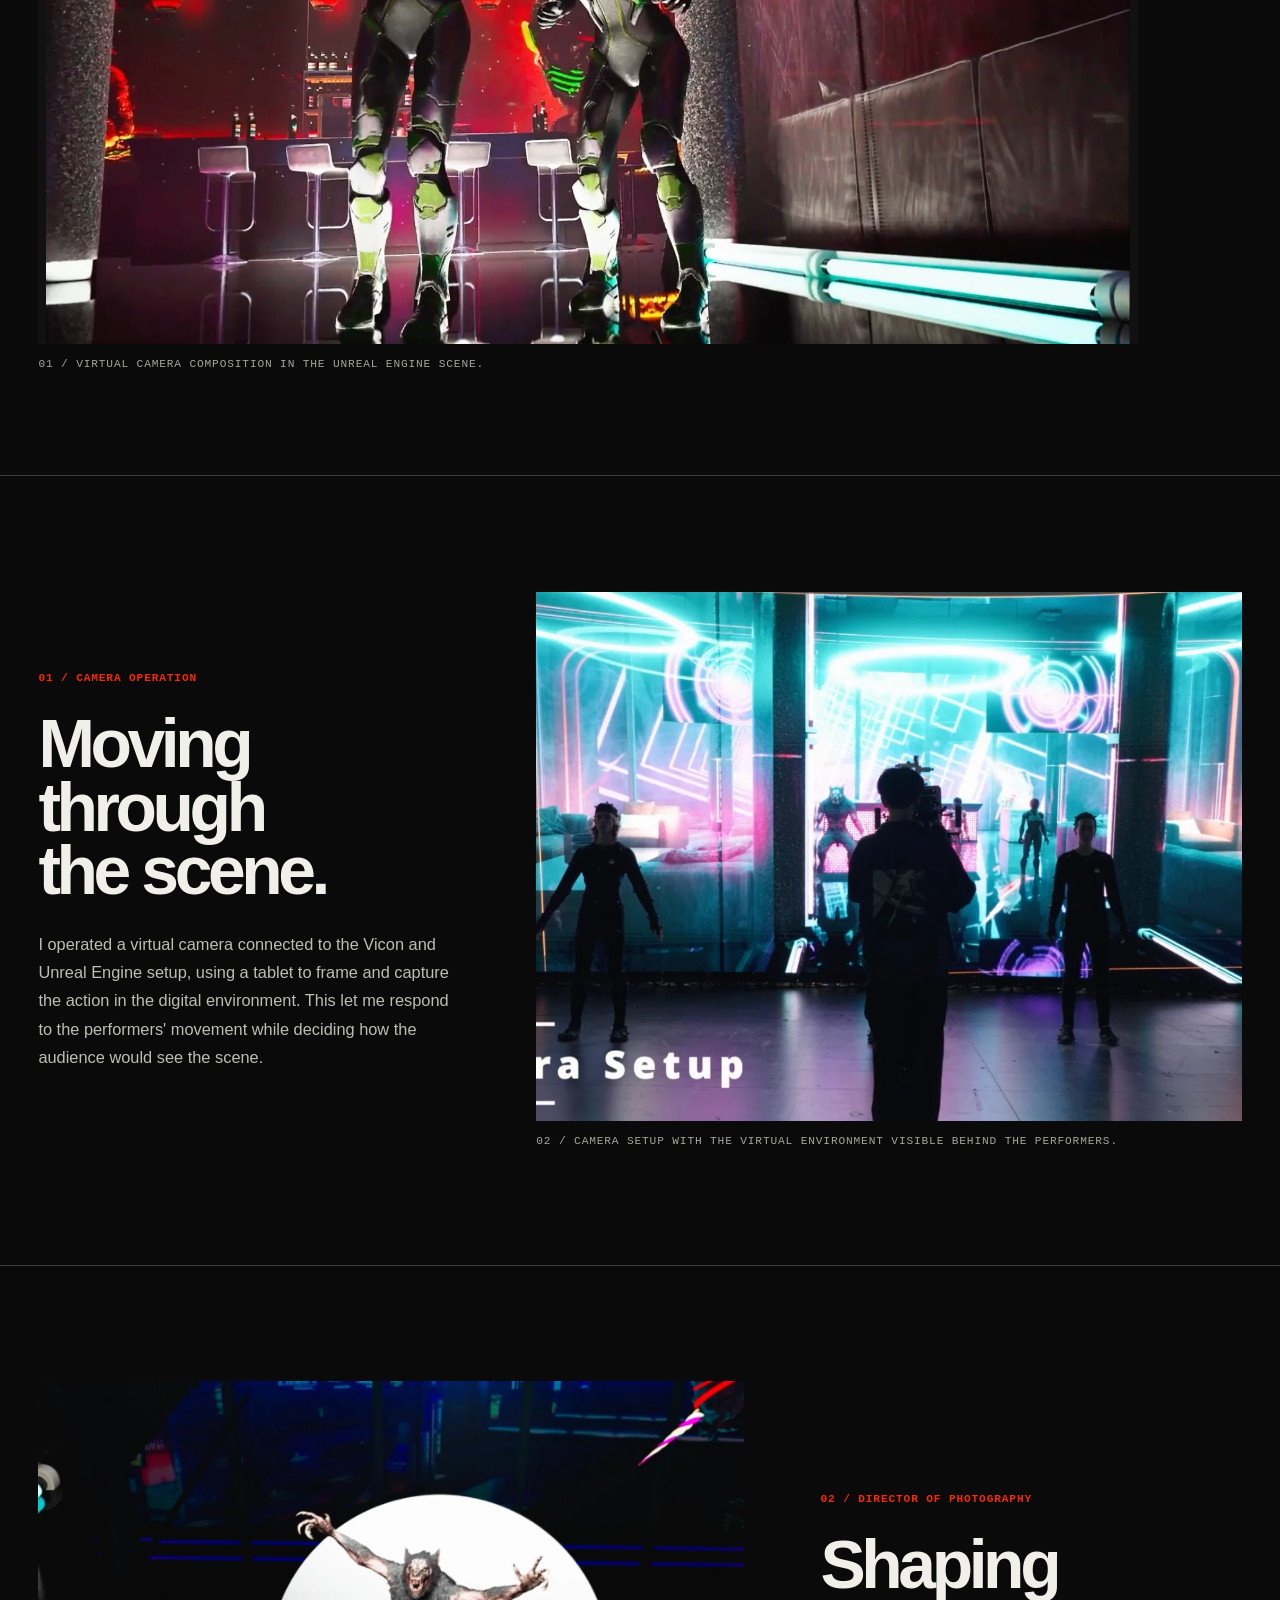
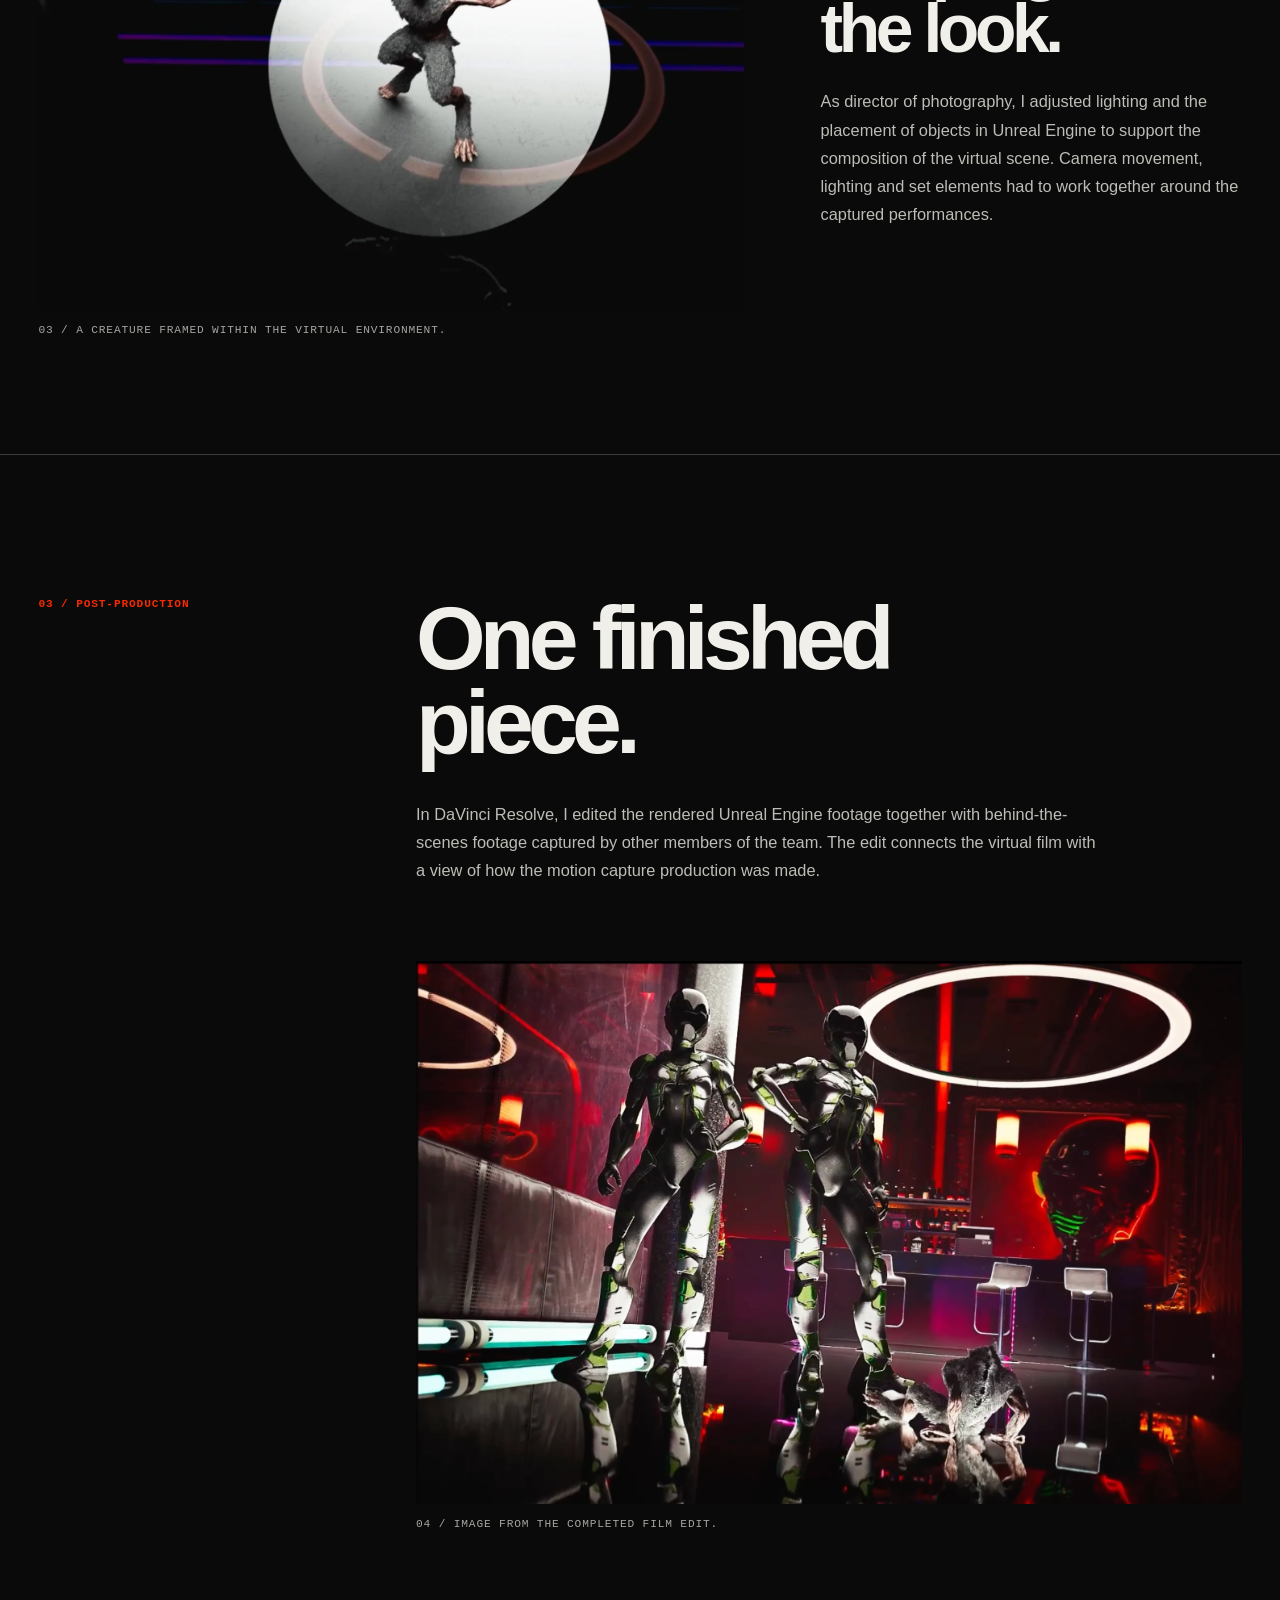
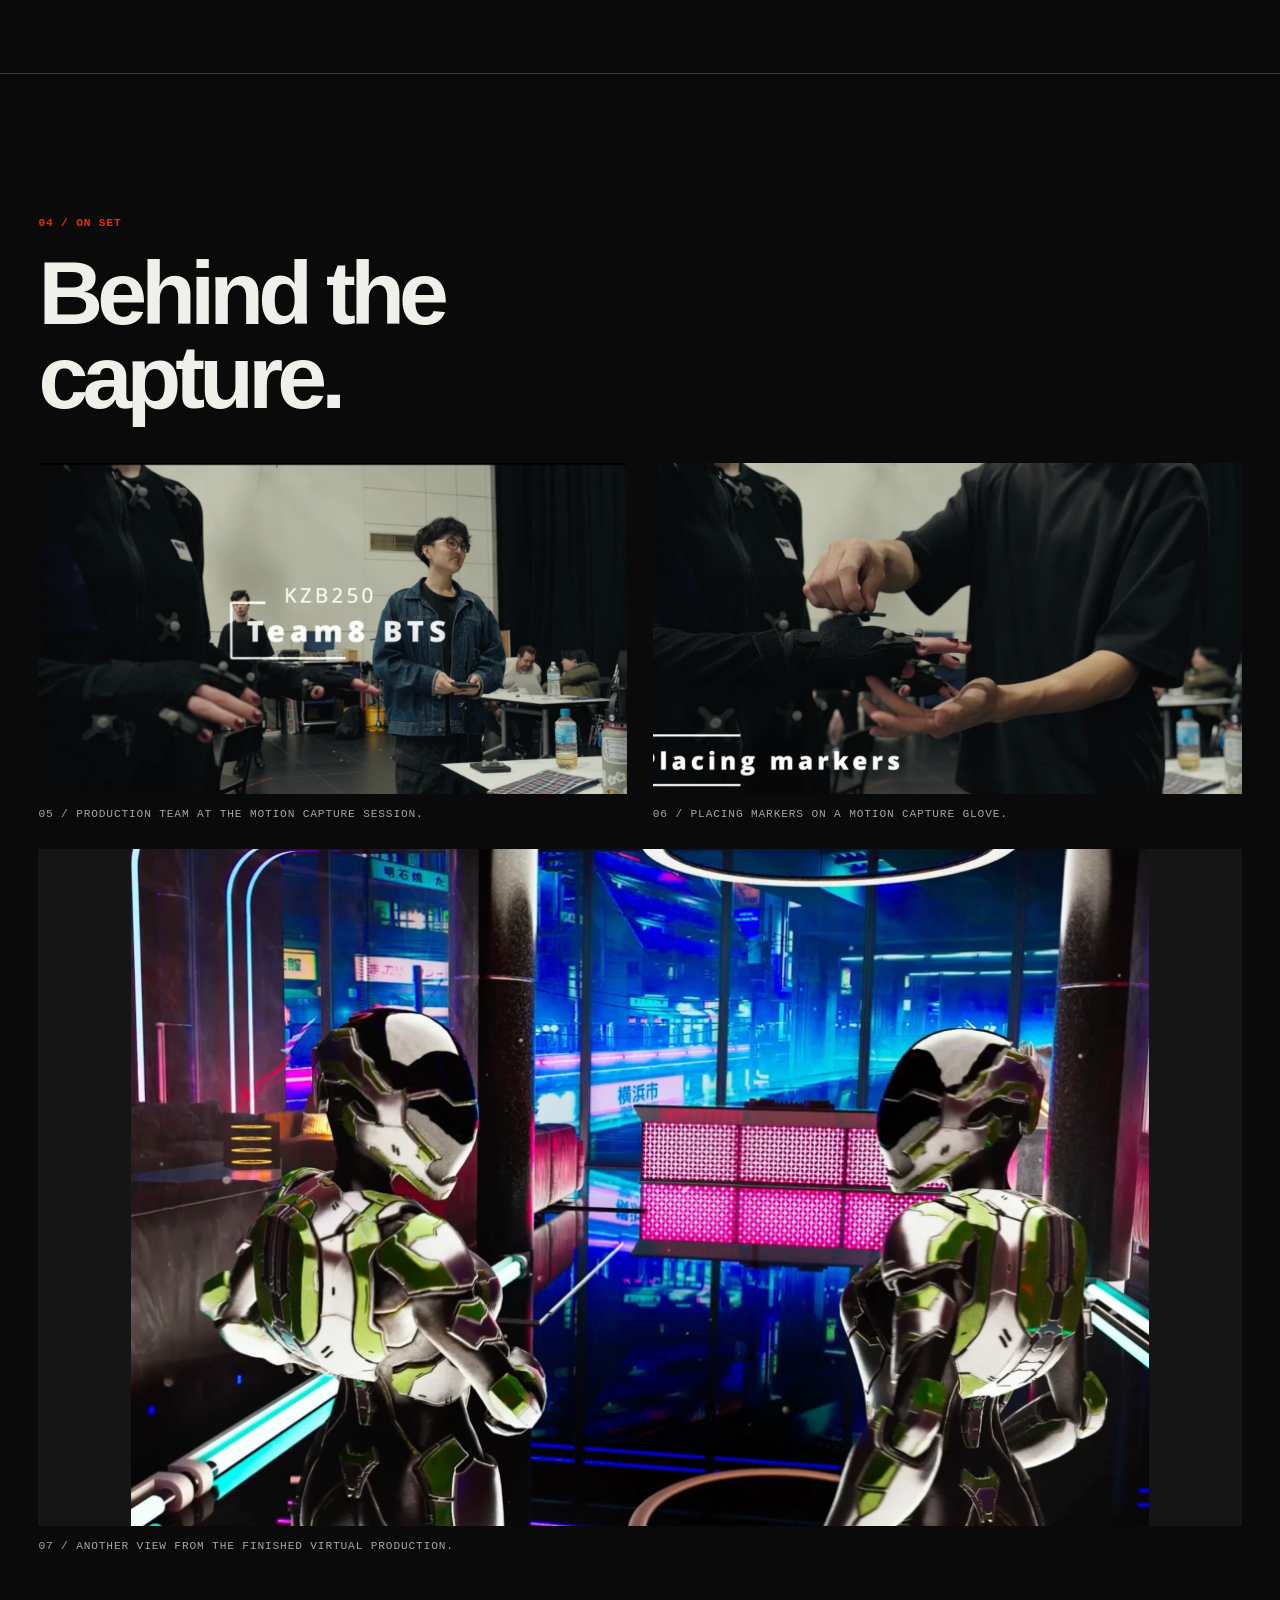
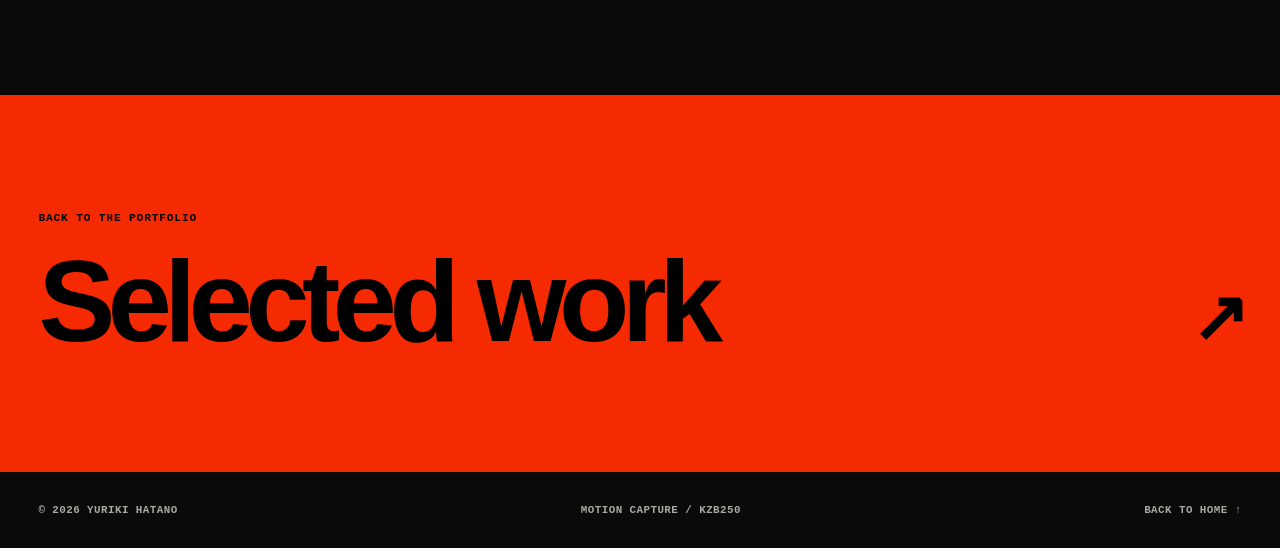
<file: motion-capture.html>
<!doctype html>
<html lang="en">
  <head>
    <meta charset="utf-8">
    <meta name="viewport" content="width=device-width, initial-scale=1">
    <meta name="description" content="Yuriki Hatano's camera, cinematography and editing contributions to a nine-person QUT motion capture production using Vicon, Unreal Engine and DaVinci Resolve.">
    <meta name="theme-color" content="#0a0a0a">
    <title>Motion Capture Project — Yuriki Hatano</title>
    <link rel="icon" href="favicon.svg" type="image/svg+xml">
    <link rel="preload" href="assets/kzb250-thumbnail.webp" as="image">
    <link rel="stylesheet" href="styles.css?v=23">
    <link rel="stylesheet" href="unreal-environment.css?v=3">
    <link rel="stylesheet" href="production-detail.css?v=2">
  </head>
  <body class="environment-detail motion-detail">
    <a class="skip-link" href="#main">Skip to content</a>
    <header class="detail-header">
      <a class="wordmark" href="index.html#top" aria-label="Yuriki Hatano, home"><span class="wordmark-avatar"><img src="assets/webpage-avatar.jpg" alt=""></span><span class="wordmark-name">Yuriki Hatano</span></a>
      <nav class="detail-nav" aria-label="Page navigation"><a href="index.html#profile">Profile</a><a href="index.html#work">Work</a><a href="index.html#capabilities">Capabilities</a><a href="index.html#contact">Contact</a></nav>
    </header>

    <main id="main">
      <section class="detail-hero" aria-labelledby="detail-title">
        <img src="assets/kzb250-thumbnail.webp" alt="Two armoured characters facing each other in a neon blue and magenta virtual environment" fetchpriority="high">
        <div class="detail-hero-shade"></div>
        <div class="detail-hero-content">
          <p class="detail-kicker">KZB250 / Motion Capture / QUT</p>
          <h1 id="detail-title">Motion Capture<br><span>Project.</span></h1>
          <p class="detail-hero-caption">Virtual cinematography, performance capture and a final edit shaped from rendered and behind-the-scenes footage.</p>
        </div>
        <span class="detail-hero-index" aria-hidden="true">03 / 03</span>
      </section>

      <div class="detail-meta" aria-label="Project details">
        <div><span>Team</span><strong>Nine contributors</strong></div>
        <div><span>My roles</span><strong>Camera operator / Director of photography / Editor</strong></div>
        <div><span>Production tools</span><strong>Vicon Shogun / Unreal Engine 5.6 / DaVinci Resolve</strong></div>
      </div>

      <section class="detail-section detail-intro" aria-labelledby="intro-title">
        <p class="detail-section-id">01 / Overview</p>
        <div>
          <h2 id="intro-title">A camera inside<br>a virtual world.</h2>
          <p class="detail-lead">This QUT course project brought a nine-person team together across concept development, motion capture, virtual production and post-production.</p>
          <p>The production combined performance captured through Vicon Shogun with a scene in Unreal Engine 5.6. I worked on virtual camera operation and the visual treatment of the environment, then edited the final piece in DaVinci Resolve using rendered shots and behind-the-scenes footage filmed by teammates.</p>
          <div class="detail-video">
            <iframe src="https://www.youtube-nocookie.com/embed/jZyCeqhbTqY" title="KZB250 motion capture project film" loading="lazy" allow="accelerometer; autoplay; clipboard-write; encrypted-media; gyroscope; picture-in-picture; web-share" allowfullscreen></iframe>
          </div>
          <a class="video-link detail-youtube-link" href="https://www.youtube.com/watch?v=jZyCeqhbTqY" target="_blank" rel="noopener noreferrer">Watch on YouTube ↗</a>
        </div>
      </section>

      <section class="asset-overview" aria-labelledby="role-title">
        <p class="detail-section-id">02 / My contribution</p>
        <h2 id="role-title">Framing the<br><span>performance.</span></h2>
        <p>My contribution covered on-set virtual cinematography and the final edit of the project film.</p>
        <figure class="motion-role-image">
          <img src="assets/kzb250-role-1.webp" alt="Two armoured figures framed inside a red-lit virtual interior" loading="lazy">
          <figcaption>01 / Virtual camera composition in the Unreal Engine scene.</figcaption>
        </figure>
      </section>

      <article class="asset-story" aria-labelledby="camera-title">
        <div class="asset-story-copy">
          <p class="detail-section-id">01 / Camera operation</p>
          <h3 id="camera-title">Moving through<br>the scene.</h3>
          <p>I operated a virtual camera connected to the Vicon and Unreal Engine setup, using a tablet to frame and capture the action in the digital environment. This let me respond to the performers' movement while deciding how the audience would see the scene.</p>
        </div>
        <figure>
          <img src="assets/kzb250-bts-camera.webp" alt="Wide behind-the-scenes view of motion capture performers in front of a projected Unreal Engine environment and a camera operator between them" loading="lazy">
          <figcaption>02 / Camera setup with the virtual environment visible behind the performers.</figcaption>
        </figure>
      </article>

      <article class="asset-story asset-story--reverse" aria-labelledby="look-title">
        <div class="asset-story-copy">
          <p class="detail-section-id">02 / Director of photography</p>
          <h3 id="look-title">Shaping<br>the look.</h3>
          <p>As director of photography, I adjusted lighting and the placement of objects in Unreal Engine to support the composition of the virtual scene. Camera movement, lighting and set elements had to work together around the captured performances.</p>
        </div>
        <figure class="motion-reverse-figure">
          <img src="assets/kzb250-monster.webp" alt="A creature in a bright circular portal within the neon virtual environment" loading="lazy">
          <figcaption>03 / A creature framed within the virtual environment.</figcaption>
        </figure>
      </article>

      <section class="detail-section" aria-labelledby="edit-title">
        <p class="detail-section-id">03 / Post-production</p>
        <div>
          <h2 id="edit-title">One finished<br>piece.</h2>
          <p>In DaVinci Resolve, I edited the rendered Unreal Engine footage together with behind-the-scenes footage captured by other members of the team. The edit connects the virtual film with a view of how the motion capture production was made.</p>
          <figure class="motion-edit-image">
            <img src="assets/kzb250-post-2.webp" alt="Final composite with two armoured characters and a creature on a reflective floor in a red-lit virtual setting" loading="lazy">
            <figcaption>04 / Image from the completed film edit.</figcaption>
          </figure>
        </div>
      </section>

      <section class="detail-gallery" aria-labelledby="gallery-title">
        <div class="detail-gallery-heading">
          <p class="detail-section-id">04 / On set</p>
          <h2 id="gallery-title">Behind the<br>capture.</h2>
        </div>
        <div class="detail-gallery-grid">
          <figure>
            <img src="assets/kzb250-bts-team.webp" alt="Motion capture suit and team members preparing the performance in a studio" loading="lazy">
            <figcaption>05 / Production team at the motion capture session.</figcaption>
          </figure>
          <figure>
            <img src="assets/kzb250-bts-markers.webp" alt="Close-up of reflective markers being placed on a performer's motion capture glove" loading="lazy">
            <figcaption>06 / Placing markers on a motion capture glove.</figcaption>
          </figure>
          <figure class="detail-gallery-development">
            <img src="assets/kzb250-final-frame.webp" alt="Two armoured characters in a neon-lit virtual room, from the completed KZB250 film" loading="lazy">
            <figcaption>07 / Another view from the finished virtual production.</figcaption>
          </figure>
        </div>
      </section>

      <section class="detail-next">
        <p class="detail-section-id">Back to the portfolio</p>
        <a href="index.html#work">Selected work <span aria-hidden="true">↗</span></a>
      </section>
    </main>
    <footer class="detail-footer"><span>© 2026 Yuriki Hatano</span><span>Motion Capture / KZB250</span><a href="index.html#top">Back to home ↑</a></footer>
  </body>
</html>
</file>
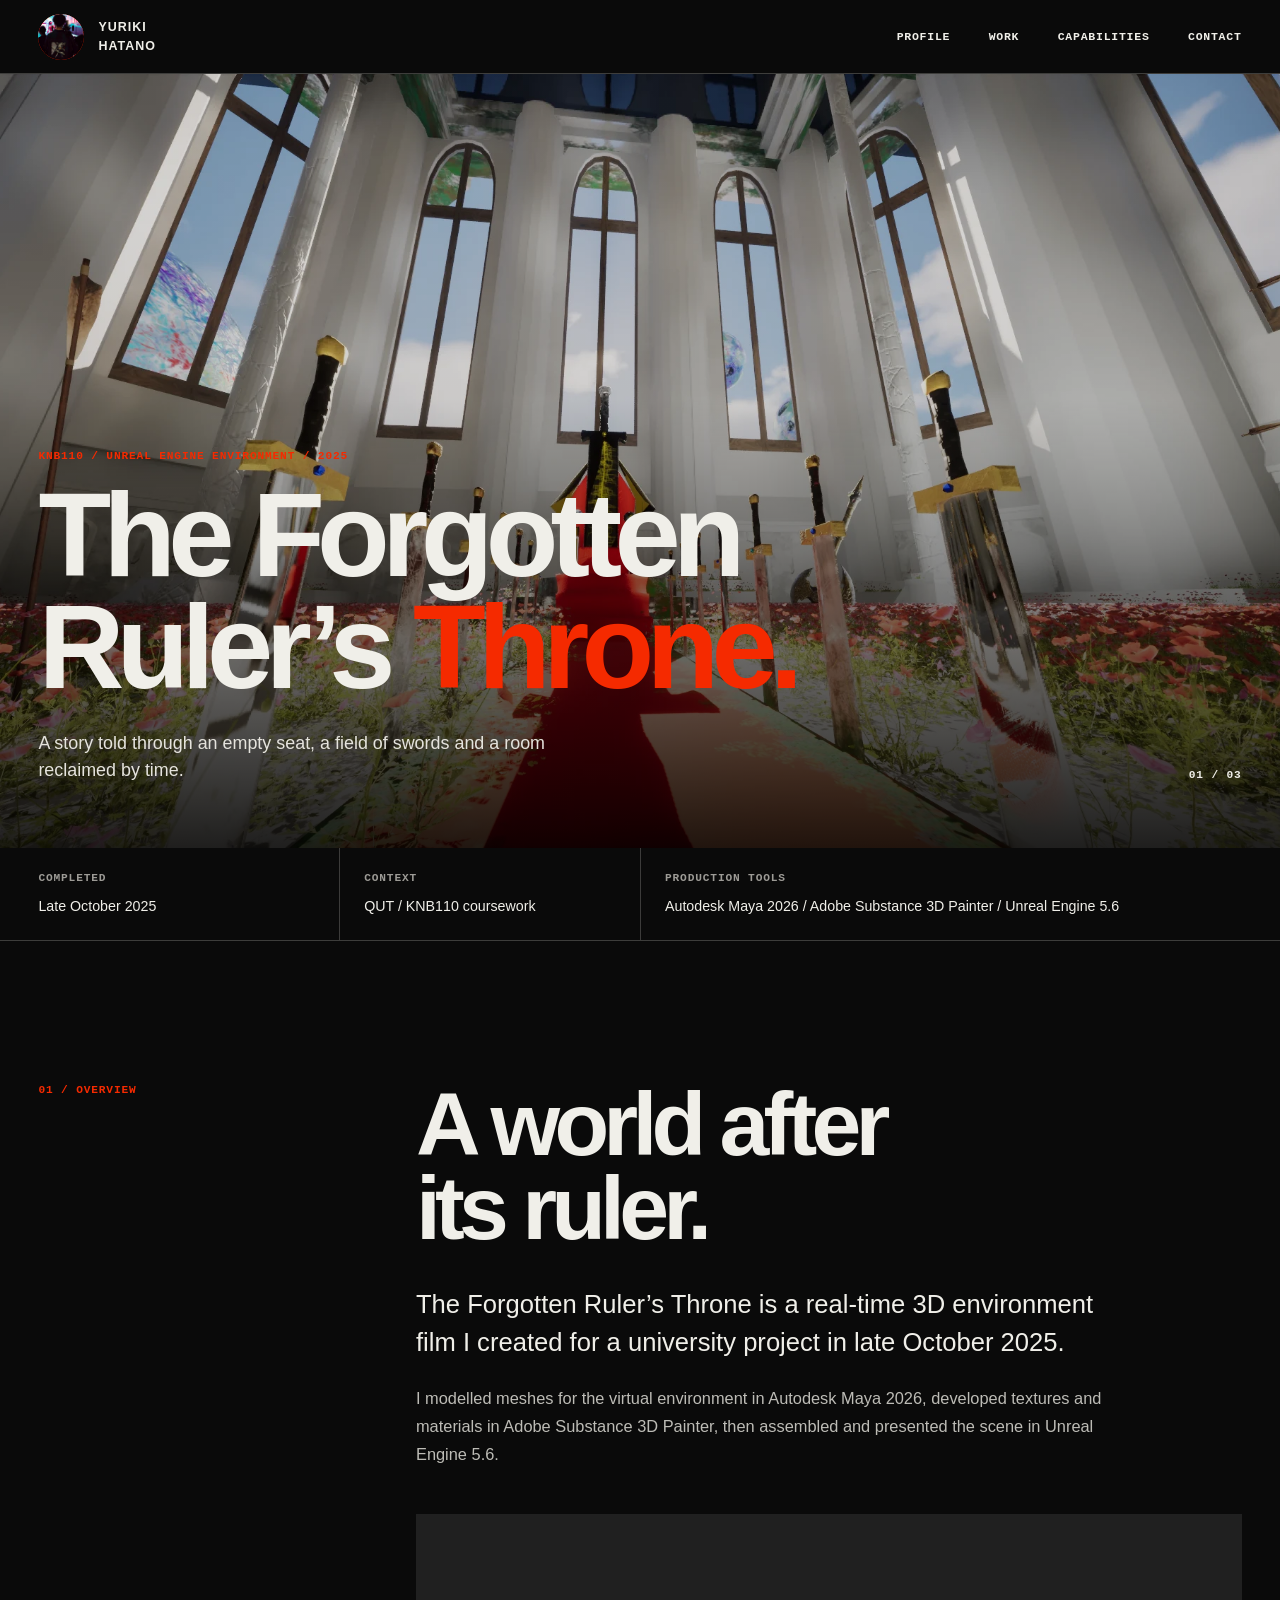
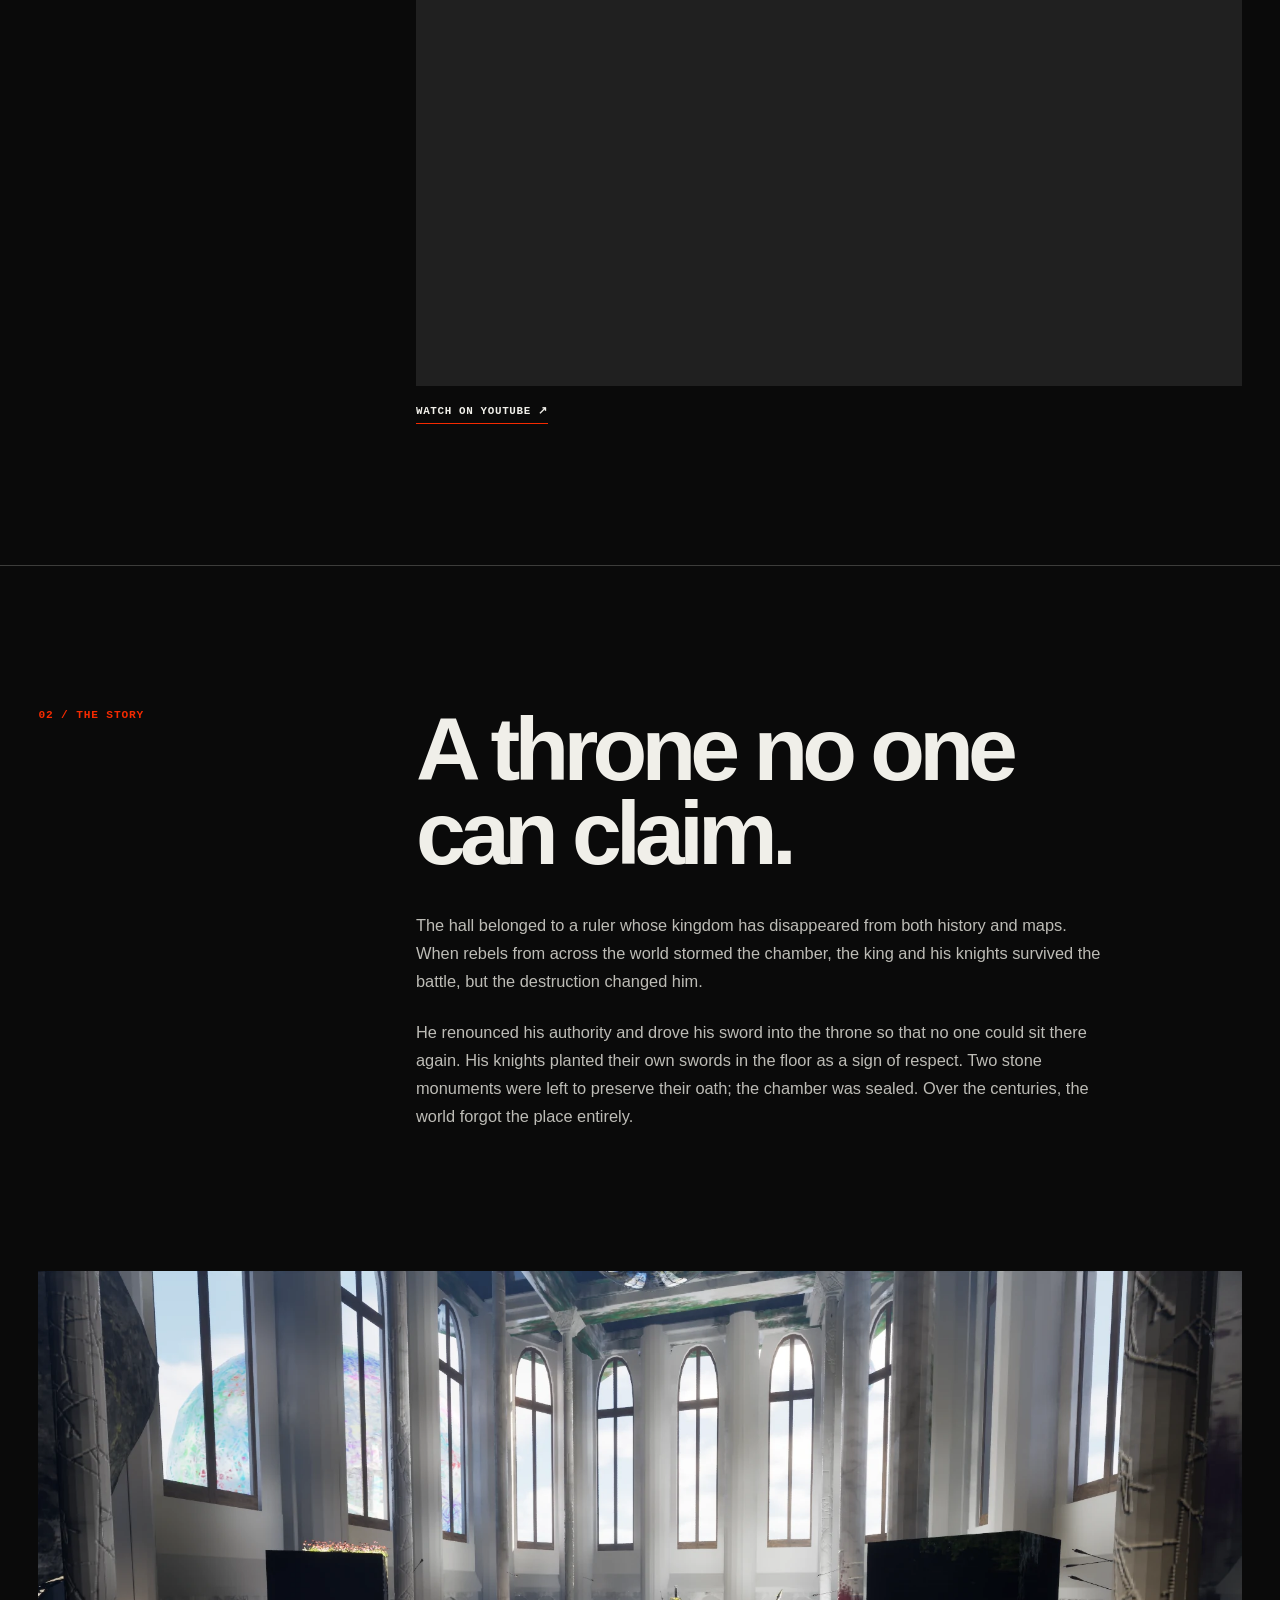
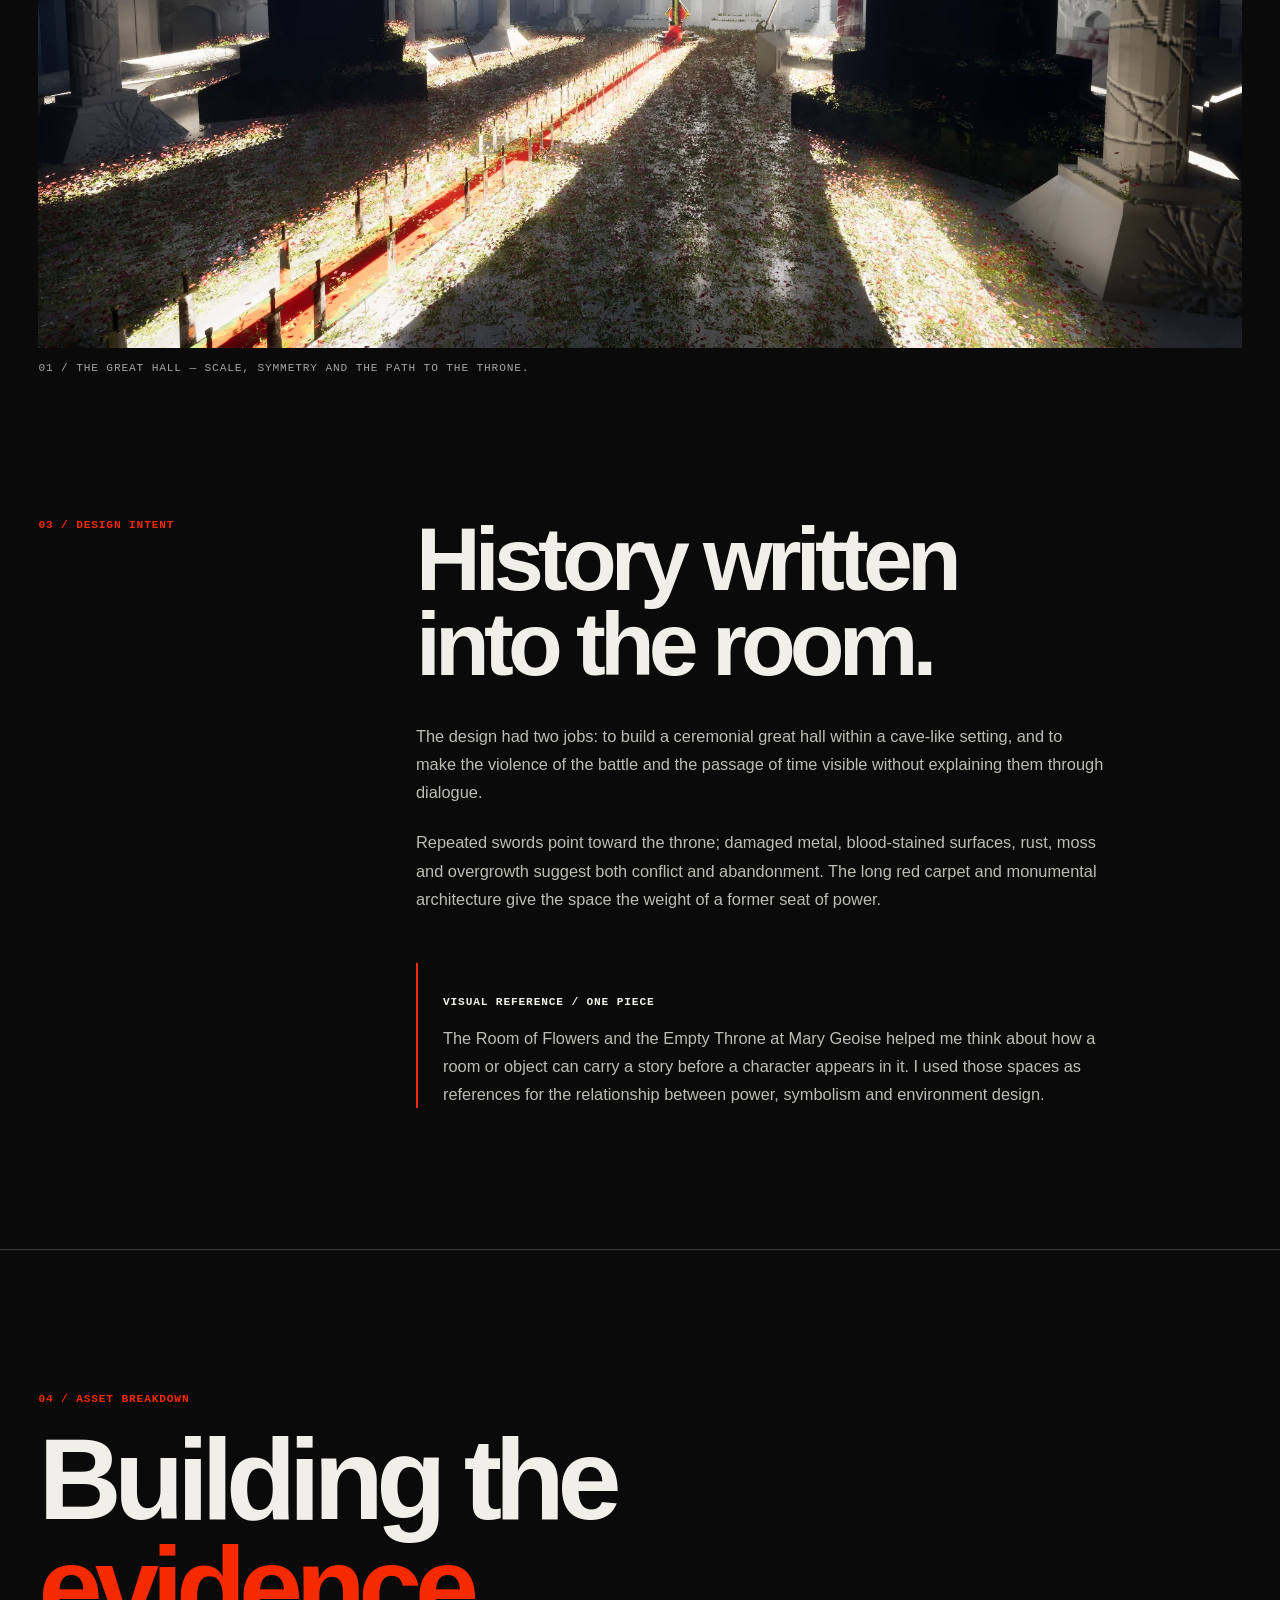
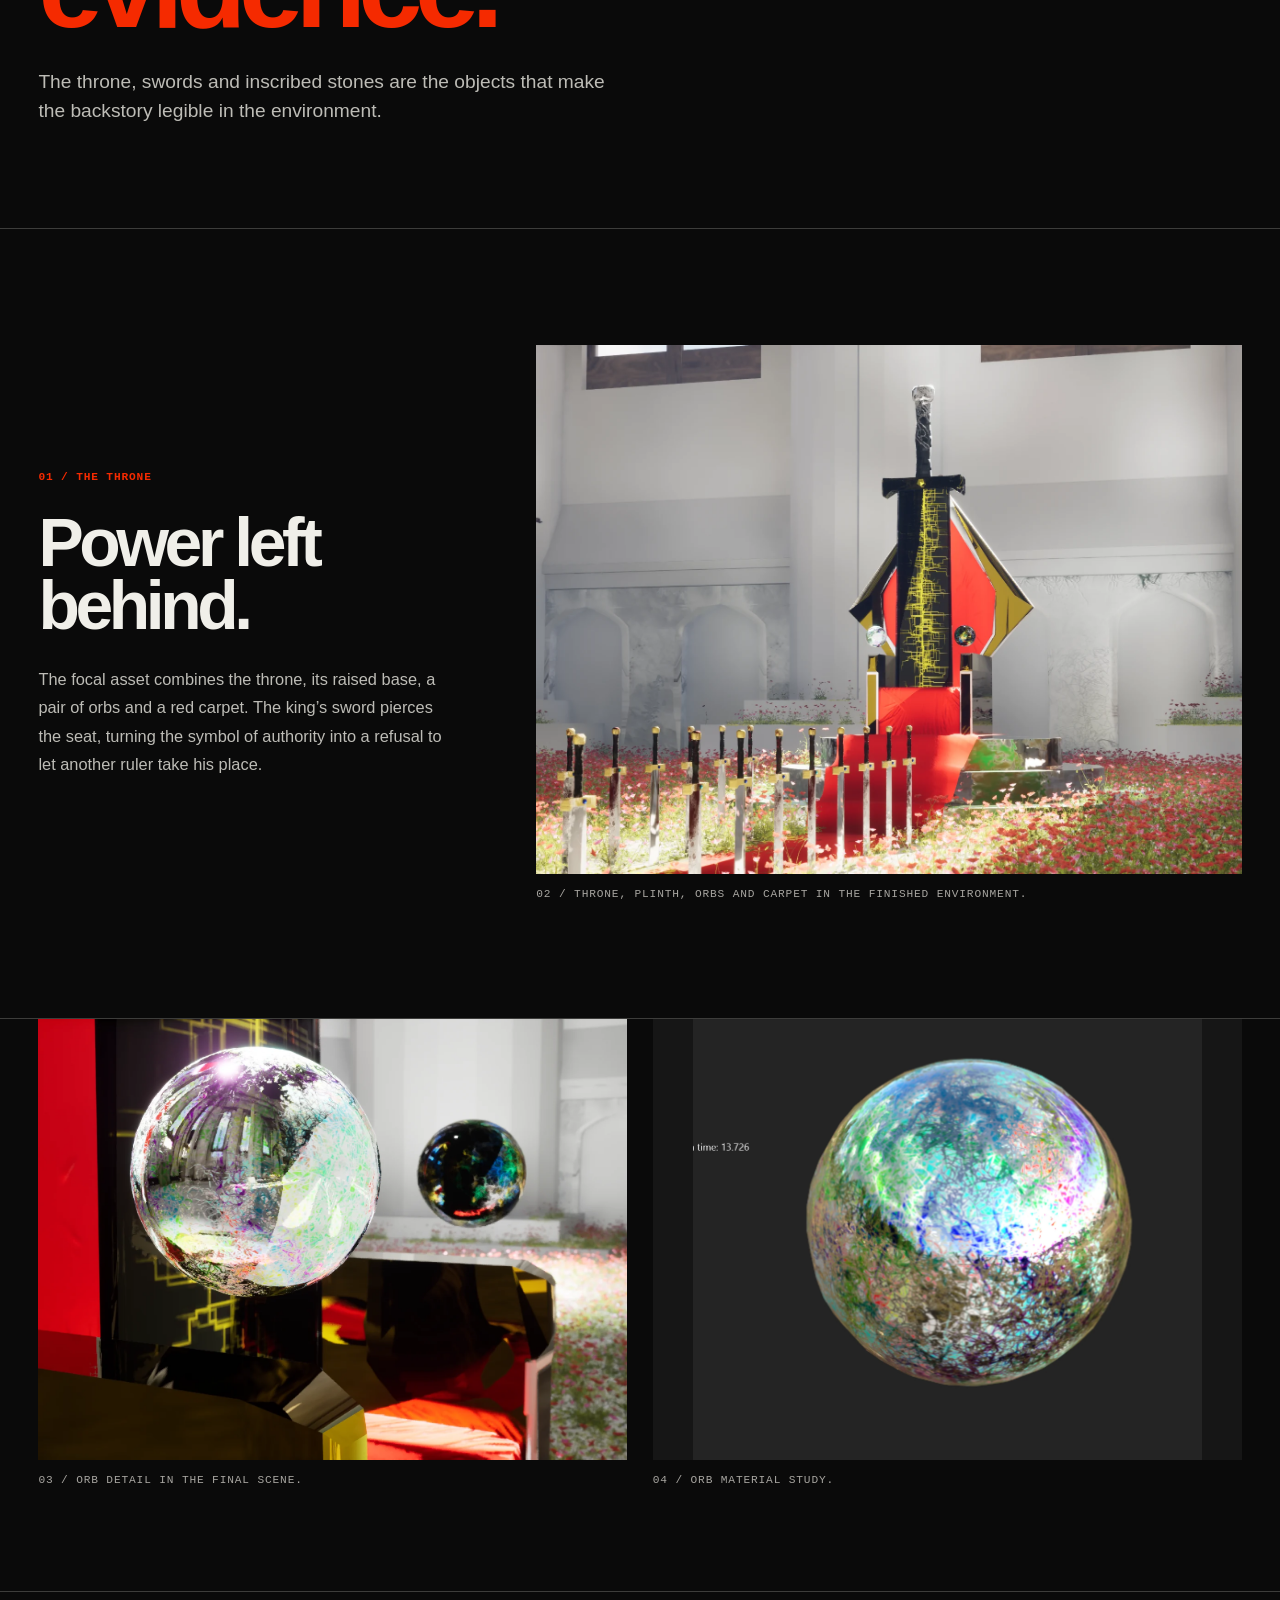
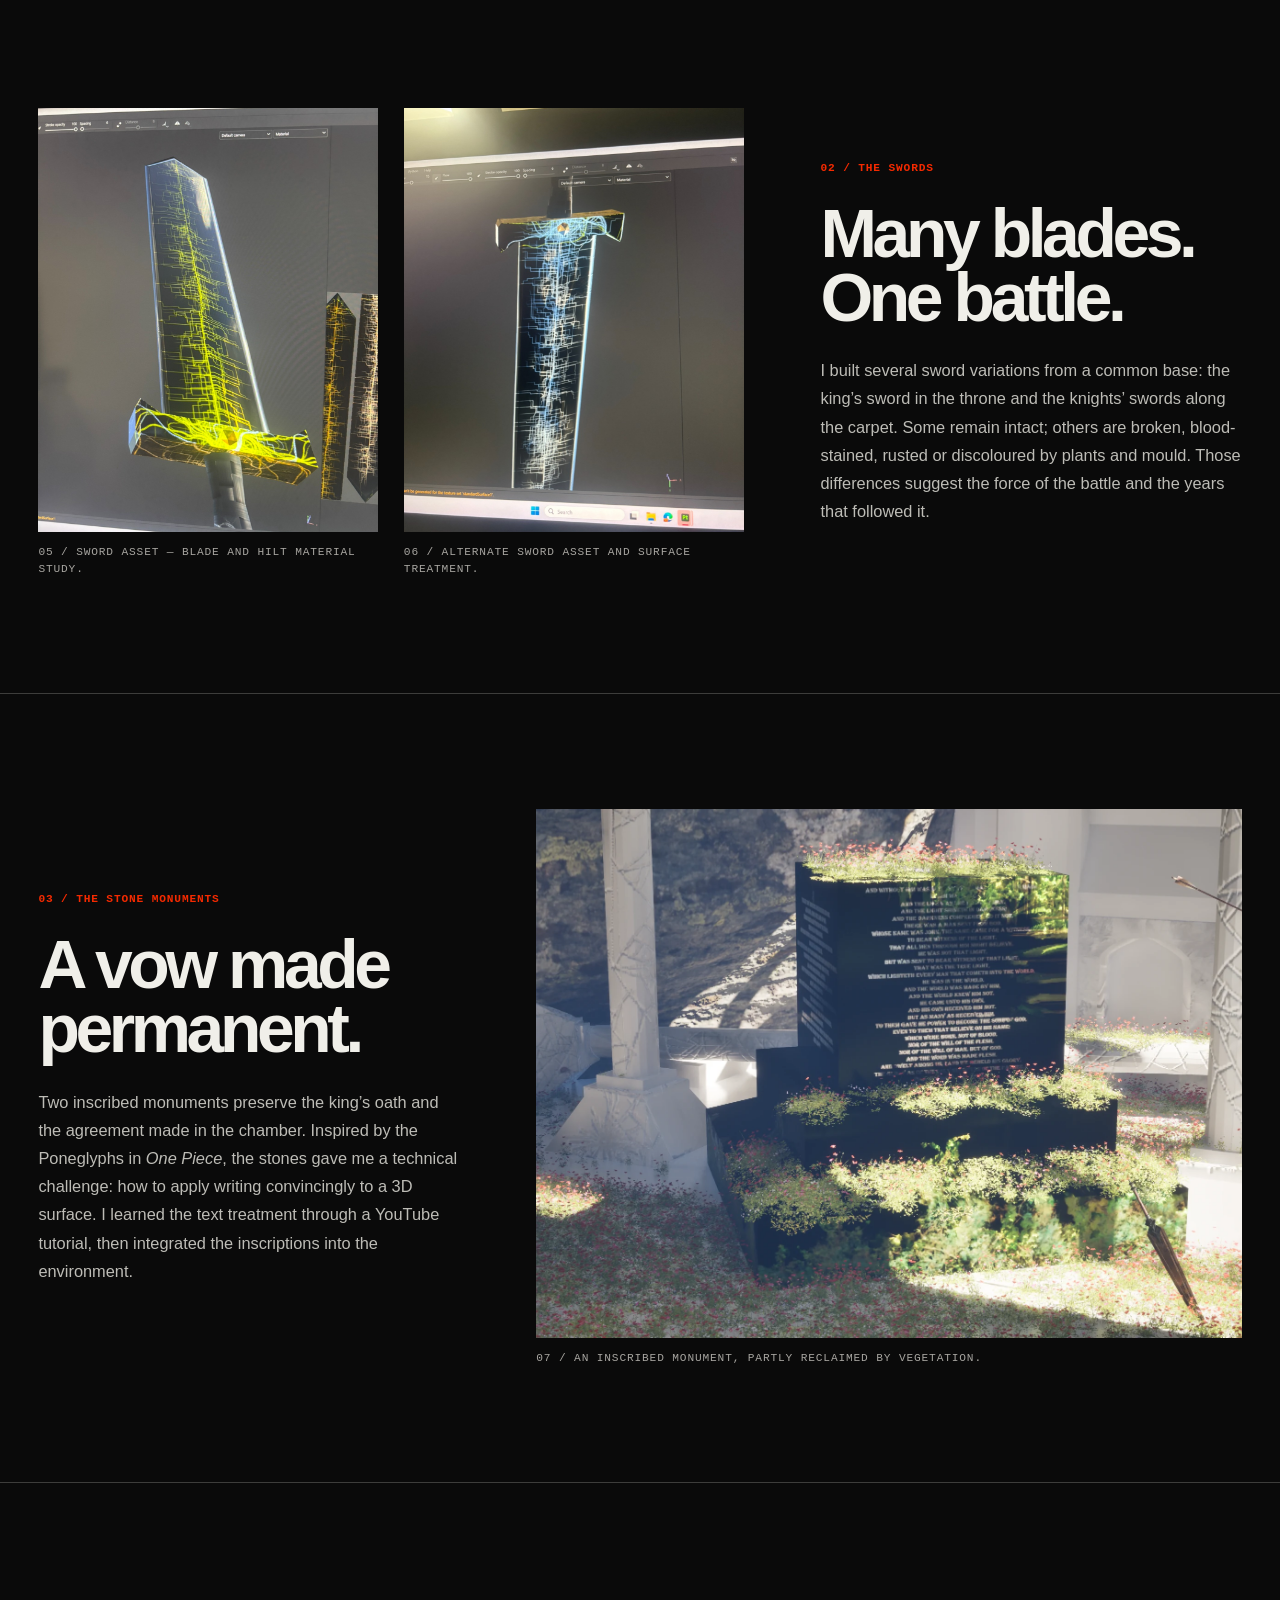
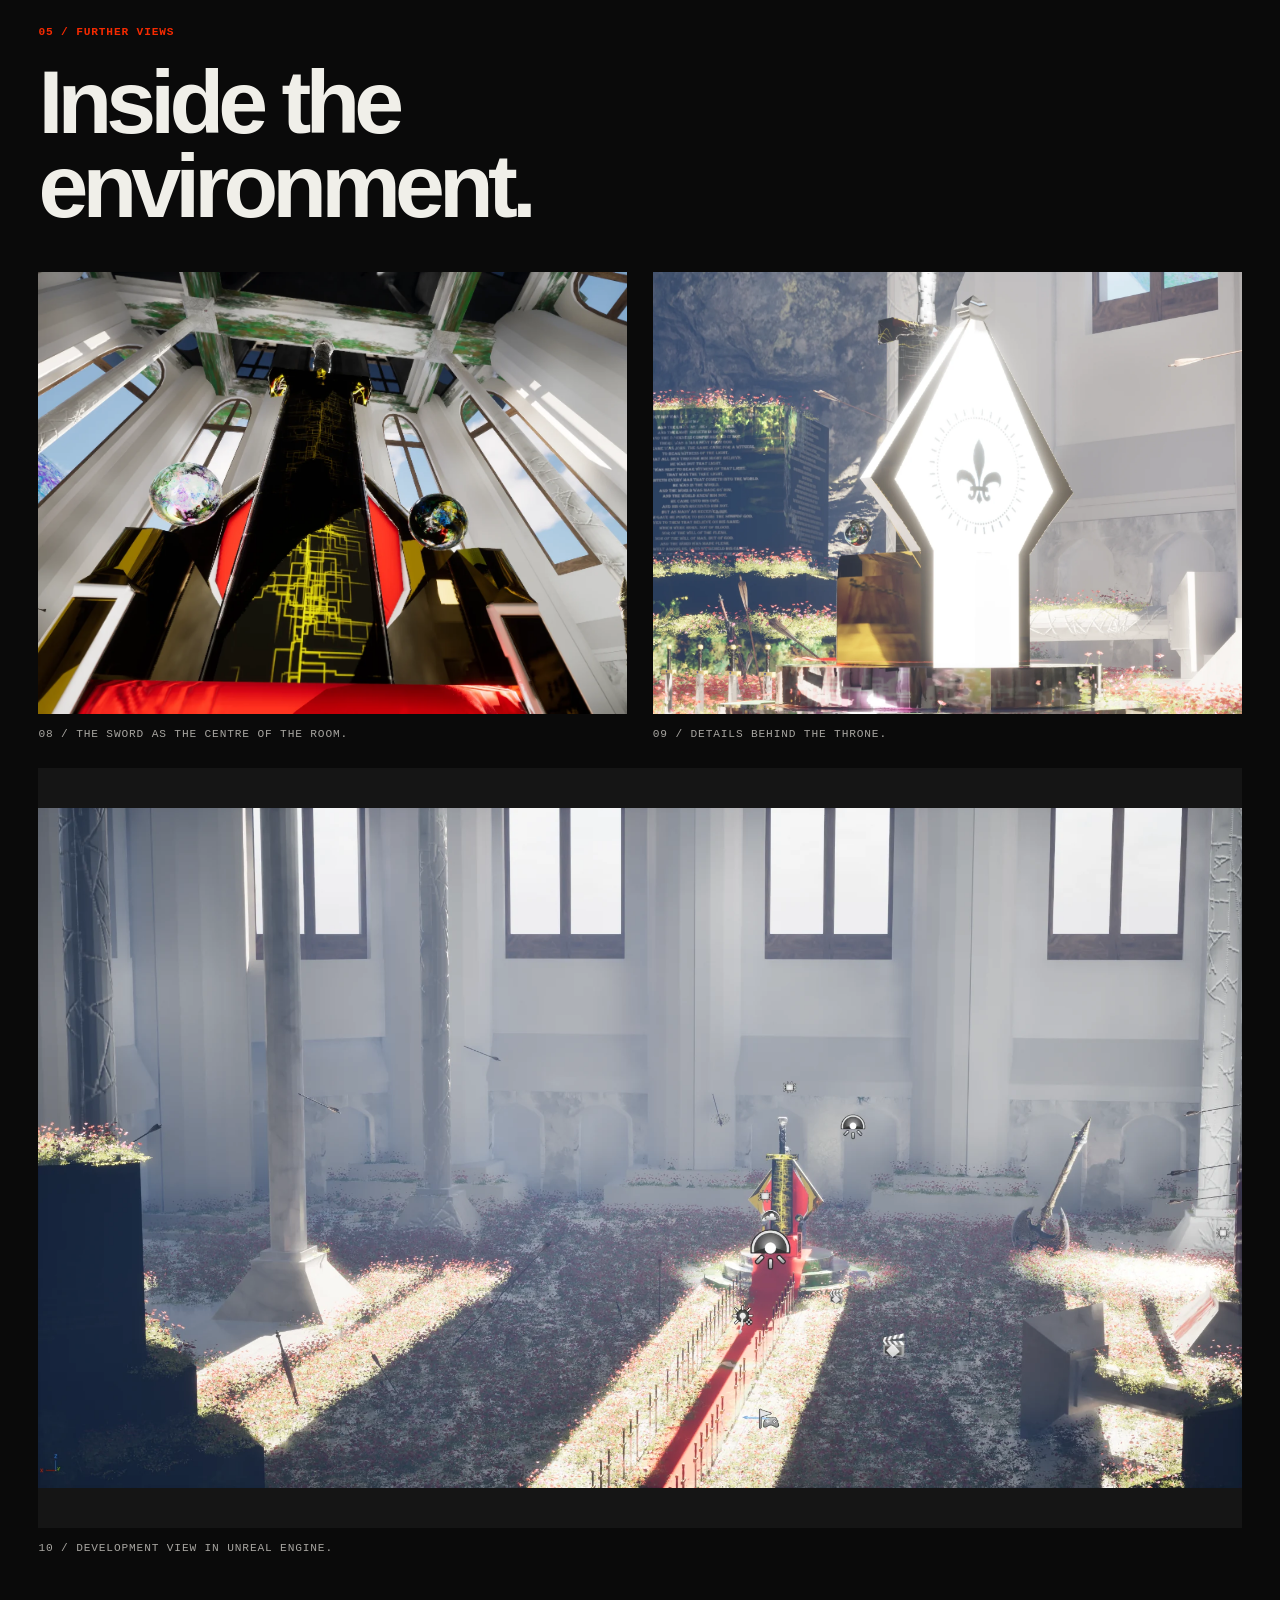
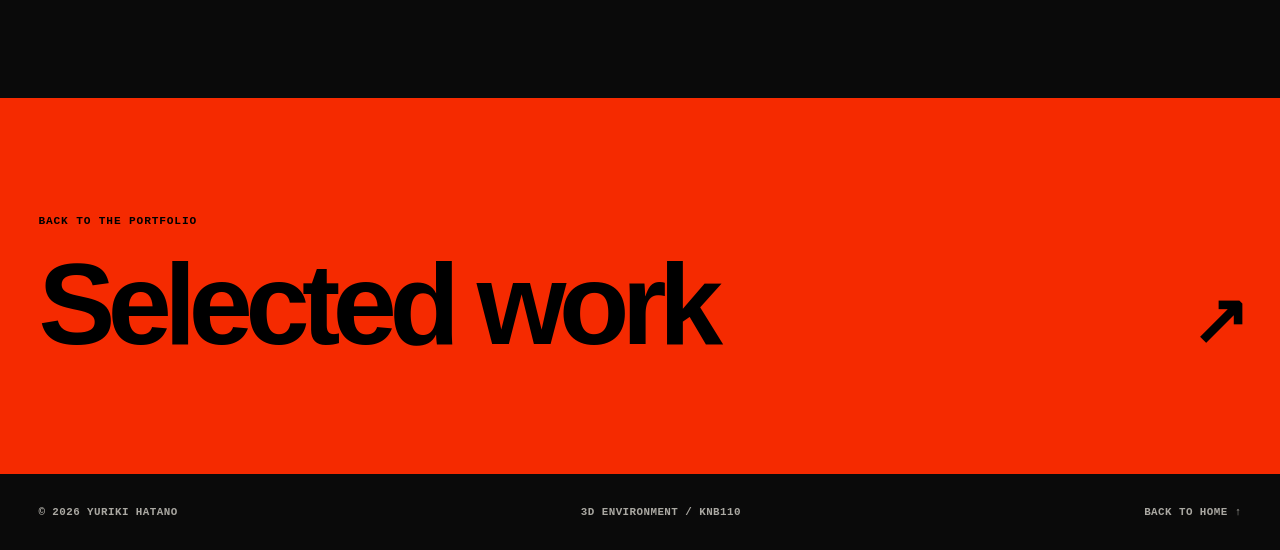
<file: unreal-environment.html>
<!doctype html>
<html lang="en">
  <head>
    <meta charset="utf-8">
    <meta name="viewport" content="width=device-width, initial-scale=1">
    <meta name="description" content="The Forgotten Ruler’s Throne: Yuriki Hatano’s KNB110 real-time 3D environment, concept, asset breakdown and production images.">
    <meta name="theme-color" content="#0a0a0a">
    <title>The Forgotten Ruler’s Throne — Yuriki Hatano</title>
    <link rel="icon" href="favicon.svg" type="image/svg+xml">
    <link rel="preload" href="assets/knb110-throne-room.webp" as="image">
    <link rel="stylesheet" href="styles.css?v=23">
    <link rel="stylesheet" href="unreal-environment.css?v=3">
  </head>
  <body class="environment-detail">
    <a class="skip-link" href="#main">Skip to content</a>

    <header class="detail-header">
      <a class="wordmark" href="index.html#top" aria-label="Yuriki Hatano, home">
        <span class="wordmark-avatar"><img src="assets/webpage-avatar.jpg" alt=""></span><span class="wordmark-name">Yuriki Hatano</span>
      </a>
      <nav class="detail-nav" aria-label="Page navigation"><a href="index.html#profile">Profile</a><a href="index.html#work">Work</a><a href="index.html#capabilities">Capabilities</a><a href="index.html#contact">Contact</a></nav>
    </header>

    <main id="main">
      <section class="detail-hero" aria-labelledby="detail-title">
        <img src="assets/knb110-throne-room.webp" alt="A ceremonial throne at the end of a red carpet lined with swords inside a vast sunlit hall" fetchpriority="high">
        <div class="detail-hero-shade"></div>
        <div class="detail-hero-content">
          <p class="detail-kicker">KNB110 / Unreal Engine Environment / 2025</p>
          <h1 id="detail-title">The Forgotten<br>Ruler’s <span>Throne.</span></h1>
          <p class="detail-hero-caption">A story told through an empty seat, a field of swords and a room reclaimed by time.</p>
        </div>
        <span class="detail-hero-index" aria-hidden="true">01 / 03</span>
      </section>

      <div class="detail-meta" aria-label="Project details">
        <div><span>Completed</span><strong>Late October 2025</strong></div>
        <div><span>Context</span><strong>QUT / KNB110 coursework</strong></div>
        <div><span>Production tools</span><strong>Autodesk Maya 2026 / Adobe Substance 3D Painter / Unreal Engine 5.6</strong></div>
      </div>

      <section class="detail-section detail-intro" aria-labelledby="intro-title">
        <p class="detail-section-id">01 / Overview</p>
        <div>
          <h2 id="intro-title">A world after<br>its ruler.</h2>
          <p class="detail-lead">The Forgotten Ruler’s Throne is a real-time 3D environment film I created for a university project in late October 2025.</p>
          <p>I modelled meshes for the virtual environment in Autodesk Maya 2026, developed textures and materials in Adobe Substance 3D Painter, then assembled and presented the scene in Unreal Engine 5.6.</p>
          <div class="detail-video">
            <iframe src="https://www.youtube-nocookie.com/embed/VZMbhlluwZo" title="The Forgotten Ruler’s Throne — Unreal Engine environment film" loading="lazy" allow="accelerometer; autoplay; clipboard-write; encrypted-media; gyroscope; picture-in-picture; web-share" allowfullscreen></iframe>
          </div>
          <a class="video-link detail-youtube-link" href="https://www.youtube.com/watch?v=VZMbhlluwZo" target="_blank" rel="noopener noreferrer">Watch on YouTube ↗</a>
        </div>
      </section>

      <section class="detail-section story-section" aria-labelledby="story-title">
        <p class="detail-section-id">02 / The story</p>
        <div>
          <h2 id="story-title">A throne no one<br>can claim.</h2>
          <p>The hall belonged to a ruler whose kingdom has disappeared from both history and maps. When rebels from across the world stormed the chamber, the king and his knights survived the battle, but the destruction changed him.</p>
          <p>He renounced his authority and drove his sword into the throne so that no one could sit there again. His knights planted their own swords in the floor as a sign of respect. Two stone monuments were left to preserve their oath; the chamber was sealed. Over the centuries, the world forgot the place entirely.</p>
        </div>
      </section>

      <figure class="detail-wide-image">
        <img src="assets/knb110-hall-wide.webp" alt="Wide view of the vast abandoned hall, with two inscribed stone monuments, a carpet lined with swords and the throne in the distance" loading="lazy">
        <figcaption>01 / The great hall — scale, symmetry and the path to the throne.</figcaption>
      </figure>

      <section class="detail-section" aria-labelledby="intent-title">
        <p class="detail-section-id">03 / Design intent</p>
        <div>
          <h2 id="intent-title">History written<br>into the room.</h2>
          <p>The design had two jobs: to build a ceremonial great hall within a cave-like setting, and to make the violence of the battle and the passage of time visible without explaining them through dialogue.</p>
          <p>Repeated swords point toward the throne; damaged metal, blood-stained surfaces, rust, moss and overgrowth suggest both conflict and abandonment. The long red carpet and monumental architecture give the space the weight of a former seat of power.</p>
          <div class="detail-influence">
            <span>Visual reference / One Piece</span>
            <p>The Room of Flowers and the Empty Throne at Mary Geoise helped me think about how a room or object can carry a story before a character appears in it. I used those spaces as references for the relationship between power, symbolism and environment design.</p>
          </div>
        </div>
      </section>

      <section class="asset-overview" aria-labelledby="assets-title">
        <p class="detail-section-id">04 / Asset breakdown</p>
        <h2 id="assets-title">Building the<br><span>evidence.</span></h2>
        <p>The throne, swords and inscribed stones are the objects that make the backstory legible in the environment.</p>
      </section>

      <article class="asset-story" aria-labelledby="throne-title">
        <div class="asset-story-copy">
          <p class="detail-section-id">01 / The throne</p>
          <h3 id="throne-title">Power left<br>behind.</h3>
          <p>The focal asset combines the throne, its raised base, a pair of orbs and a red carpet. The king’s sword pierces the seat, turning the symbol of authority into a refusal to let another ruler take his place.</p>
        </div>
        <figure>
          <img src="assets/knb110-throne.webp" alt="Front view of the red throne with a sword driven into its back, surrounded by smaller swords and flowers" loading="lazy">
          <figcaption>02 / Throne, plinth, orbs and carpet in the finished environment.</figcaption>
        </figure>
      </article>

      <div class="asset-pair">
        <figure>
          <img src="assets/knb110-orb-scene.webp" alt="Close-up of one iridescent orb beside the throne with a second orb in the background" loading="lazy">
          <figcaption>03 / Orb detail in the final scene.</figcaption>
        </figure>
        <figure class="material-study">
          <img src="assets/knb110-orb-material.webp" alt="Material preview of an iridescent sphere against a dark background" loading="lazy">
          <figcaption>04 / Orb material study.</figcaption>
        </figure>
      </div>

      <article class="asset-story asset-story--reverse" aria-labelledby="swords-title">
        <div class="asset-story-copy">
          <p class="detail-section-id">02 / The swords</p>
          <h3 id="swords-title">Many blades.<br>One battle.</h3>
          <p>I built several sword variations from a common base: the king’s sword in the throne and the knights’ swords along the carpet. Some remain intact; others are broken, blood-stained, rusted or discoloured by plants and mould. Those differences suggest the force of the battle and the years that followed it.</p>
        </div>
        <div class="sword-images">
          <figure>
            <img src="assets/knb110-sword-5070.jpg" alt="Close-up production study of a sword with luminous gold markings across its blade and hilt" loading="lazy">
            <figcaption>05 / Sword asset — blade and hilt material study.</figcaption>
          </figure>
          <figure>
            <img src="assets/knb110-sword-5068.jpg" alt="Second production study showing luminous blue-white markings along the length of a sword" loading="lazy">
            <figcaption>06 / Alternate sword asset and surface treatment.</figcaption>
          </figure>
        </div>
      </article>

      <article class="asset-story" aria-labelledby="stones-title">
        <div class="asset-story-copy">
          <p class="detail-section-id">03 / The stone monuments</p>
          <h3 id="stones-title">A vow made<br>permanent.</h3>
          <p>Two inscribed monuments preserve the king’s oath and the agreement made in the chamber. Inspired by the Poneglyphs in <cite>One Piece</cite>, the stones gave me a technical challenge: how to apply writing convincingly to a 3D surface. I learned the text treatment through a YouTube tutorial, then integrated the inscriptions into the environment.</p>
        </div>
        <figure>
          <img src="assets/knb110-stone-tablet.webp" alt="Dark inscribed stone monument with flowers and moss growing over its surfaces" loading="lazy">
          <figcaption>07 / An inscribed monument, partly reclaimed by vegetation.</figcaption>
        </figure>
      </article>

      <section class="detail-gallery" aria-labelledby="gallery-title">
        <div class="detail-gallery-heading">
          <p class="detail-section-id">05 / Further views</p>
          <h2 id="gallery-title">Inside the<br>environment.</h2>
        </div>
        <div class="detail-gallery-grid">
          <figure>
            <img src="assets/knb110-throne-low-angle.webp" alt="Low-angle view of the king’s sword rising above the throne and the two orbs" loading="lazy">
            <figcaption>08 / The sword as the centre of the room.</figcaption>
          </figure>
          <figure>
            <img src="assets/knb110-throne-rear.webp" alt="Rear view of the throne with an engraved emblem and stone monument in the background" loading="lazy">
            <figcaption>09 / Details behind the throne.</figcaption>
          </figure>
          <figure class="detail-gallery-development">
            <img src="assets/knb110-development-view.webp" alt="Work-in-progress Unreal Engine viewport showing the room layout and editing controls" loading="lazy">
            <figcaption>10 / Development view in Unreal Engine.</figcaption>
          </figure>
        </div>
      </section>

      <section class="detail-next">
        <p class="detail-section-id">Back to the portfolio</p>
        <a href="index.html#work">Selected work <span aria-hidden="true">↗</span></a>
      </section>
    </main>

    <footer class="detail-footer">
      <span>© 2026 Yuriki Hatano</span>
      <span>3D Environment / KNB110</span>
      <a href="index.html#top">Back to home ↑</a>
    </footer>
  </body>
</html>
</file>
<file: styles.css>
:root {
  --ink: #000000;
  --paper: #f0efe9;
  --paper-soft: #d8d7d0;
  --orange: #f52a00;
  --accent-coral: #f52a00;
  --accent-on-light: #c92f11;
  --line: rgba(240, 239, 233, 0.22);
  --header-h: 74px;
  --pad: clamp(20px, 3vw, 52px);
  --radius: 2px;
  --sans: Arial, Helvetica, sans-serif;
  --condensed: "Arial Narrow", "Helvetica Neue", Arial, sans-serif;
  --mono: "SFMono-Regular", Consolas, "Liberation Mono", monospace;
}

* {
  box-sizing: border-box;
}

html {
  scroll-behavior: smooth;
  background: var(--ink);
}

body {
  margin: 0;
  color: var(--paper);
  background: var(--ink);
  font-family: var(--sans);
  font-size: 16px;
  line-height: 1.5;
  overflow-x: hidden;
}

body.dialog-open,
body.menu-open {
  overflow: hidden;
}

button,
a {
  font: inherit;
}

a {
  color: inherit;
}

button {
  color: inherit;
}

.skip-link {
  position: fixed;
  top: 10px;
  left: 10px;
  z-index: 1000;
  padding: 10px 14px;
  color: var(--ink);
  background: var(--paper);
  transform: translateY(-150%);
}

.skip-link:focus {
  transform: translateY(0);
}

.page-noise {
  position: fixed;
  inset: 0;
  z-index: 100;
  pointer-events: none;
  opacity: 0.035;
  background-image: url("data:image/svg+xml,%3Csvg viewBox='0 0 180 180' xmlns='http://www.w3.org/2000/svg'%3E%3Cfilter id='n'%3E%3CfeTurbulence type='fractalNoise' baseFrequency='.8' numOctaves='4' stitchTiles='stitch'/%3E%3C/filter%3E%3Crect width='100%25' height='100%25' filter='url(%23n)' opacity='.75'/%3E%3C/svg%3E");
  mix-blend-mode: soft-light;
}

.scroll-progress {
  position: fixed;
  inset: 0 0 auto;
  z-index: 120;
  height: 3px;
  background: transparent;
}

.scroll-progress span {
  display: block;
  width: 0;
  height: 100%;
  background: var(--orange);
}

.site-header {
  position: fixed;
  inset: 0 0 auto;
  z-index: 110;
  min-height: var(--header-h);
  display: grid;
  grid-template-columns: 1fr auto;
  align-items: center;
  padding: 0 var(--pad);
  border-bottom: 1px solid var(--line);
  background: rgba(10, 10, 10, 0.88);
  backdrop-filter: blur(18px);
}

.site-header.is-scrolled {
  background: rgba(10, 10, 10, 0.88);
  border-bottom-color: var(--line);
  backdrop-filter: blur(18px);
}

.wordmark {
  display: inline-flex;
  align-items: center;
  gap: 14px;
  width: max-content;
  text-decoration: none;
  text-transform: uppercase;
  letter-spacing: 0.08em;
  font-size: 0.78rem;
  font-weight: 700;
}

.wordmark > span:first-child {
  display: grid;
  place-items: center;
  width: 36px;
  aspect-ratio: 1;
  color: var(--ink);
  background: var(--orange);
  border-radius: 50%;
  letter-spacing: -0.07em;
  padding-right: 2px;
}

.wordmark > .wordmark-avatar {
  overflow: hidden;
  padding: 0;
  width: 46px;
  height: 46px;
  flex: 0 0 46px;
  background: var(--ink);
}

.wordmark-avatar img {
  display: block;
  width: 100%;
  height: 100%;
  object-fit: cover;
  transform: scale(1.12);
}

.site-nav {
  display: flex;
  gap: clamp(18px, 2.6vw, 42px);
  grid-column: 2;
  grid-row: 1;
}

.site-nav a {
  position: relative;
  text-decoration: none;
  font-family: var(--mono);
  font-size: 0.75rem;
  text-transform: uppercase;
  letter-spacing: 0.06em;
}

.site-nav a::after,
.text-link::after,
.contact-email::after {
  content: "";
  position: absolute;
  right: 0;
  bottom: -4px;
  left: 0;
  height: 1px;
  background: currentColor;
  transform: scaleX(0);
  transform-origin: right;
  transition: transform 220ms ease;
}

.site-nav a:hover::after,
.site-nav a:focus-visible::after,
.text-link:hover::after,
.text-link:focus-visible::after,
.contact-email:hover::after,
.contact-email:focus-visible::after {
  transform: scaleX(1);
  transform-origin: left;
}

.menu-button {
  display: none;
  border: 0;
  background: transparent;
}

.hero {
  position: relative;
  min-height: 100svh;
  display: grid;
  grid-template-rows: auto 1fr auto;
  align-items: end;
  padding: calc(var(--header-h) + 30px) var(--pad) 24px;
  overflow: hidden;
  isolation: isolate;
}

.hero-media,
.hero-shade {
  position: absolute;
  inset: 0;
}

.hero-media {
  z-index: -2;
  background:
    radial-gradient(circle at 78% 30%, rgba(245, 42, 0, 0.18), transparent 30%),
    linear-gradient(135deg, #111 0%, #050505 70%);
}

.hero-media img,
.hero-media video {
  position: absolute;
  inset: 0;
  width: 100%;
  height: 100%;
  object-fit: cover;
  opacity: 0.88;
  filter: saturate(0.9) contrast(1.08);
}

.hero-media video {
  z-index: 1;
}

.hero-shade {
  z-index: 2;
}

@media (prefers-reduced-motion: reduce) {
  .hero-media video { display: none; }
}

.hero-shade {
  background:
    linear-gradient(180deg, rgba(0, 0, 0, 0.35), transparent 35%, rgba(0, 0, 0, 0.6)),
    linear-gradient(90deg, rgba(0, 0, 0, 0.72), transparent 70%);
}

.hero-topline {
  align-self: start;
  display: grid;
  grid-template-columns: 1fr 1fr 1fr;
  gap: 20px;
  margin-top: 12px;
  padding-top: 13px;
  border-top: 1px solid var(--line);
  font-family: var(--mono);
  font-size: 0.68rem;
  letter-spacing: 0.08em;
  text-transform: uppercase;
}

.hero-topline p {
  margin: 0;
}

.hero-topline p:nth-child(2) {
  text-align: center;
}

.hero-topline p:last-child {
  text-align: right;
}

.hero-copy {
  width: 100%;
  padding: clamp(70px, 13vh, 180px) 0 clamp(40px, 6vh, 80px);
}

.eyebrow,
.section-kicker {
  margin: 0 0 22px;
  color: var(--orange);
  font-family: var(--mono);
  font-size: 0.73rem;
  font-weight: 700;
  letter-spacing: 0.11em;
  text-transform: uppercase;
}

.hero h1 {
  max-width: 11ch;
  margin: 0;
  font-family: var(--condensed);
  font-size: clamp(4.4rem, 11.5vw, 11.5rem);
  font-stretch: condensed;
  font-weight: 700;
  letter-spacing: -0.075em;
  line-height: 0.78;
  text-transform: uppercase;
}

.hero h1 span {
  color: transparent;
  -webkit-text-stroke: 1px var(--paper);
}

.hero-intro {
  display: grid;
  grid-template-columns: minmax(280px, 520px) auto;
  justify-content: space-between;
  align-items: end;
  gap: 40px;
  margin-top: clamp(34px, 5vh, 64px);
  padding-left: 34%;
}

.hero-intro p {
  margin: 0;
  font-size: clamp(1rem, 1.3vw, 1.28rem);
  line-height: 1.45;
}

.text-link {
  position: relative;
  width: max-content;
  text-decoration: none;
  font-family: var(--mono);
  font-size: 0.74rem;
  text-transform: uppercase;
  letter-spacing: 0.06em;
}

.hero-reel {
  display: grid;
  grid-template-columns: auto 1fr auto;
  align-items: center;
  gap: 14px;
  font-family: var(--mono);
  font-size: 0.62rem;
  letter-spacing: 0.07em;
}

.reel-line {
  height: 1px;
  background: var(--line);
}

.work-section,
.profile-section,
.capabilities-section,
.experience-section,
.contact-section {
  padding: clamp(100px, 13vw, 190px) var(--pad);
}

.section-header {
  display: grid;
  grid-template-columns: 1fr minmax(440px, 1.6fr);
  column-gap: 7vw;
  margin-bottom: clamp(60px, 8vw, 120px);
}

.section-header h2,
.profile-statement,
.contact-section h2 {
  margin: 0;
  font-family: var(--condensed);
  font-size: clamp(3.4rem, 7.5vw, 8.5rem);
  font-weight: 700;
  letter-spacing: -0.065em;
  line-height: 0.88;
  text-transform: uppercase;
}

.section-header h2 {
  grid-column: 2;
}

.section-header .section-kicker {
  grid-column: 1;
  grid-row: 1;
}

.section-summary {
  grid-column: 2;
  max-width: 600px;
  margin: 34px 0 0 auto;
  padding-left: 25%;
  color: var(--paper-soft);
  font-size: 1rem;
}

.project-list {
  border-top: 1px solid var(--line);
}

.project-card {
  position: relative;
  width: 100%;
  display: grid;
  grid-template-columns: 48px 1fr;
  gap: 18px;
  padding: 18px 0 46px;
  border: 0;
  border-bottom: 1px solid var(--line);
  background: transparent;
  text-align: left;
  cursor: pointer;
}

.project-index {
  padding-top: 4px;
  font-family: var(--mono);
  font-size: 0.72rem;
  letter-spacing: 0.08em;
}

.project-visual {
  position: relative;
  min-height: clamp(250px, 37vw, 610px);
  display: grid;
  place-items: center;
  overflow: hidden;
  background: #161616;
  transition: transform 500ms cubic-bezier(.2,.7,.2,1), filter 400ms ease;
}

.project-card:hover .project-visual,
.project-card:focus-visible .project-visual {
  transform: scale(0.985);
  filter: brightness(1.09);
}

.project-card:focus-visible {
  outline: 2px solid var(--orange);
  outline-offset: 7px;
}

.visual-meta {
  position: absolute;
  right: 18px;
  bottom: 15px;
  font-family: var(--mono);
  font-size: 0.65rem;
  letter-spacing: 0.08em;
  text-transform: uppercase;
}

.visual-general {
  color: var(--paper);
  background: #171717;
}

.project-visual.visual-general::after {
  content: "";
  position: absolute;
  inset: 0;
  z-index: 1;
  background:
    linear-gradient(90deg, rgba(0,0,0,.72), rgba(0,0,0,.08) 65%),
    linear-gradient(180deg, transparent 55%, rgba(0,0,0,.65));
}

.project-thumb {
  position: absolute;
  inset: 0;
  width: 100%;
  height: 100%;
  object-fit: cover;
  transition: transform 650ms cubic-bezier(.2,.7,.2,1);
}

.project-card:hover .project-thumb,
.project-card:focus-visible .project-thumb {
  transform: scale(1.025);
}

.visual-word {
  position: relative;
  z-index: 2;
  font-family: var(--condensed);
  font-size: clamp(6rem, 24vw, 28rem);
  font-weight: 800;
  letter-spacing: -0.13em;
  line-height: 0.6;
  transform: translateX(-3%);
}

.visual-word--gp {
  justify-self: start;
  margin-left: 5%;
  color: transparent;
  -webkit-text-stroke: 2px rgba(255,255,255,.92);
}

.visual-general .visual-meta {
  z-index: 2;
}

.visual-gaya {
  background: #151515;
}

.project-visual.visual-gaya::after {
  content: "";
  position: absolute;
  inset: 0;
  z-index: 1;
  background: linear-gradient(180deg, transparent 45%, rgba(0,0,0,.7));
}

.visual-gaya .project-thumb {
  object-position: center 44%;
}

.visual-gaya .visual-meta {
  z-index: 2;
  color: var(--paper);
}

.format-type {
  color: #140c18;
  font-family: var(--condensed);
  font-size: clamp(7rem, 26vw, 29rem);
  font-weight: 800;
  letter-spacing: -.12em;
  line-height: .7;
  text-shadow: 18px 18px 0 rgba(255,255,255,.22);
  transform: translateX(-4%) rotate(-4deg);
}

.visual-flight {
  background:
    linear-gradient(rgba(255,255,255,.04) 1px, transparent 1px),
    linear-gradient(90deg, rgba(255,255,255,.04) 1px, transparent 1px),
    #142c50;
  background-size: 42px 42px;
}

.flight-type {
  width: 90%;
  display: grid;
  grid-template-columns: .7fr 1fr 1.8fr;
  align-items: center;
  color: var(--paper);
  font-family: var(--condensed);
  font-size: clamp(2rem, 7.5vw, 8rem);
  font-weight: 800;
  letter-spacing: -.07em;
  line-height: .75;
  transform: rotate(-3deg);
}

.flight-type i {
  padding: clamp(16px, 2.5vw, 42px) 10px;
  border: 1px solid rgba(255,255,255,.45);
  font-style: normal;
  text-align: center;
}

.flight-type i:nth-child(2) {
  color: var(--ink);
  background: var(--orange);
}

.visual-metal {
  background: #161616;
}

.visual-metal .project-thumb {
  object-position: center;
}

.visual-metal .visual-meta {
  z-index: 2;
}

.split-title {
  width: 100%;
  display: grid;
  grid-template-columns: 1fr 1fr;
  font-family: var(--condensed);
  font-size: clamp(3rem, 11vw, 12rem);
  font-weight: 800;
  letter-spacing: -0.09em;
  line-height: 0.75;
}

.split-title b {
  display: grid;
  place-items: center;
  min-width: 0;
  overflow: hidden;
}

.split-title b:last-child {
  color: #ef235e;
}

.visual-metal .visual-meta {
  padding: 3px 7px;
  color: var(--paper);
  background: var(--ink);
}

.visual-character {
  background: #161616;
}

.visual-character .visual-meta {
  z-index: 2;
  padding: 3px 7px;
  color: var(--paper);
  background: var(--ink);
}

.shape-type {
  width: 88%;
  display: flex;
  align-items: flex-end;
  justify-content: space-between;
  gap: 30px;
  color: #78c8ff;
  font-family: var(--condensed);
  text-transform: uppercase;
}

.shape-type i {
  font-size: clamp(8rem, 24vw, 28rem);
  font-style: normal;
  font-weight: 800;
  letter-spacing: -.13em;
  line-height: .55;
}

.shape-type b {
  font-size: clamp(2rem, 5vw, 6rem);
  letter-spacing: -.07em;
  line-height: .75;
  text-align: right;
}

.project-info {
  grid-column: 2;
  display: grid;
  grid-template-columns: 1.3fr 1fr auto;
  gap: 20px;
  align-items: start;
  padding-top: 18px;
}

.project-info strong {
  display: block;
  font-family: var(--condensed);
  font-size: clamp(1.7rem, 3.4vw, 4.2rem);
  letter-spacing: -0.05em;
  line-height: 0.95;
  text-transform: uppercase;
}

.project-status {
  display: block;
  margin-bottom: 12px;
  color: var(--orange);
  font: 500 .8125rem/1.4 var(--mono);
  letter-spacing: .06em;
  text-transform: uppercase;
}

.project-info small,
.project-services {
  display: block;
  margin-top: 10px;
  color: var(--paper-soft);
  font-family: var(--mono);
  font-size: 0.7rem;
  line-height: 1.45;
  text-transform: uppercase;
  letter-spacing: 0.055em;
}

.project-services {
  margin: 5px 0 0;
}

.project-arrow {
  display: grid;
  place-items: center;
  width: 52px;
  aspect-ratio: 1;
  border: 1px solid var(--line);
  border-radius: 50%;
  font-size: 1.2rem;
  transition: color 200ms ease, background 200ms ease, transform 200ms ease;
}

.project-card:hover .project-arrow,
.project-card:focus-visible .project-arrow {
  color: var(--ink);
  background: var(--orange);
  transform: rotate(45deg);
}

.profile-section {
  color: var(--ink);
  background: var(--paper);
}

.profile-section .section-kicker {
  color: var(--accent-on-light);
}

.profile-intro {
  display: grid;
  grid-template-columns: 1fr minmax(460px, 1.6fr);
  gap: 7vw;
  padding-bottom: clamp(80px, 11vw, 150px);
  border-bottom: 1px solid rgba(10,10,10,.22);
}

.profile-statement {
  grid-column: 2;
  font-size: clamp(3rem, 6.5vw, 7.4rem);
}

.profile-statement em {
  color: var(--accent-on-light);
  font-style: normal;
}

.profile-grid {
  display: grid;
  grid-template-columns: 1.1fr 1.2fr .75fr;
  gap: clamp(30px, 5vw, 80px);
  padding-top: clamp(60px, 8vw, 110px);
}

.profile-number {
  margin: 0 0 22px;
  font-family: var(--mono);
  font-size: 0.7rem;
  letter-spacing: .08em;
}

.profile-title-wrap h2 {
  margin: 0;
  font-family: var(--condensed);
  font-size: clamp(3.4rem, 6vw, 7rem);
  font-weight: 700;
  letter-spacing: -.07em;
  line-height: .84;
  text-transform: uppercase;
}

.profile-copy p {
  margin: 0 0 1.5em;
  font-size: clamp(1rem, 1.35vw, 1.22rem);
  line-height: 1.55;
}

.profile-portrait {
  display: block;
  width: 100%;
  max-width: 380px;
  height: auto;
  margin-top: 30px;
}

.profile-copy .profile-statement-label {
  margin-bottom: 12px;
  color: var(--accent-on-light);
  font: 700 .875rem/1.5 var(--mono);
  letter-spacing: .06em;
  text-transform: uppercase;
}

.profile-copy .profile-creative-statement {
  padding-bottom: 28px;
  border-bottom: 1px solid rgba(0,0,0,.2);
  font-weight: 500;
}

.profile-facts dl {
  margin: 0;
}

.profile-facts dl div {
  padding: 13px 0;
  border-top: 1px solid rgba(10,10,10,.2);
}

.profile-facts dt {
  color: #60605c;
  font-family: var(--mono);
  font-size: .62rem;
  letter-spacing: .08em;
  text-transform: uppercase;
}

.profile-facts dd {
  margin: 5px 0 0;
  font-size: .9rem;
}

.capabilities-section {
  padding-right: 0;
  padding-left: 0;
  overflow: hidden;
}

.capabilities-section > .section-header {
  padding: 0 var(--pad);
}

.capability-grid {
  display: grid;
  grid-template-columns: repeat(4, 1fr);
  border-top: 1px solid var(--line);
  border-bottom: 1px solid var(--line);
}

.capability {
  min-height: 350px;
  padding: clamp(24px, 3vw, 48px);
  border-right: 1px solid var(--line);
  transition: color 220ms ease, background 220ms ease;
}

.capability:last-child {
  border-right: 0;
}

.capability:hover {
  color: var(--ink);
  background: var(--paper);
}

.capability:hover h3 {
  color: var(--accent-on-light);
}

.capability > span {
  font-family: var(--mono);
  font-size: .7rem;
}

.capability h3 {
  margin: 110px 0 20px;
  font-family: var(--condensed);
  font-size: clamp(2.4rem, 4vw, 4.5rem);
  letter-spacing: -.055em;
  line-height: .9;
  text-transform: uppercase;
}

.capability p {
  max-width: 360px;
  margin: 0;
  color: var(--paper-soft);
  font-size: .9rem;
}

.capability:hover p {
  color: var(--ink);
}

.tool-marquee {
  padding: 24px 0;
  overflow: hidden;
  color: var(--ink);
  background: var(--orange);
}

.tool-marquee > div {
  width: max-content;
  display: flex;
  animation: marquee 34s linear infinite;
}

.tool-marquee span {
  display: flex;
  align-items: center;
  font-family: var(--condensed);
  font-size: clamp(1.3rem, 2.2vw, 2.4rem);
  font-weight: 700;
  letter-spacing: -.03em;
  text-transform: uppercase;
}

.tool-marquee span::after {
  content: "✦";
  margin: 0 26px;
  font-size: .72em;
}

@keyframes marquee {
  to { transform: translateX(-50%); }
}

.section-header--compact {
  margin-bottom: 60px;
}

.experience-grid {
  display: grid;
  grid-template-columns: 1fr 1fr;
  gap: 1px;
  background: var(--line);
  border: 1px solid var(--line);
}

.experience-card {
  min-height: 380px;
  padding: clamp(28px, 4vw, 60px);
  background: var(--ink);
}

.experience-date,
.experience-role {
  font-family: var(--mono);
  font-size: .7rem;
  letter-spacing: .07em;
  text-transform: uppercase;
}

.experience-date {
  margin: 0 0 100px;
  color: var(--orange);
}

.experience-card h3 {
  margin: 0 0 10px;
  font-family: var(--condensed);
  font-size: clamp(2rem, 3vw, 3.8rem);
  letter-spacing: -.045em;
  line-height: .95;
  text-transform: uppercase;
}

.experience-role {
  margin: 0 0 30px;
  color: var(--paper-soft);
}

.experience-card > p:last-child {
  max-width: 550px;
  margin: 0;
  color: var(--paper-soft);
}

.archive-list {
  margin-top: clamp(70px, 9vw, 130px);
  border-top: 1px solid var(--line);
}

.archive-heading,
.archive-list article {
  display: grid;
  grid-template-columns: 1.25fr .75fr 1fr;
  gap: 30px;
  align-items: baseline;
}

.archive-heading {
  padding: 15px 0;
  color: #858580;
  font-family: var(--mono);
  font-size: .62rem;
  text-transform: uppercase;
  letter-spacing: .09em;
}

.archive-list article {
  padding: 23px 0;
  border-top: 1px solid var(--line);
}

.archive-list article:last-child {
  border-bottom: 1px solid var(--line);
}

.archive-list h3,
.archive-list p {
  margin: 0;
}

.archive-list h3 {
  font-family: var(--condensed);
  font-size: clamp(1.3rem, 2.3vw, 2.6rem);
  letter-spacing: -.04em;
  text-transform: uppercase;
}

.archive-list p {
  color: var(--paper-soft);
  font-size: .84rem;
}

.contact-section {
  color: var(--ink);
  background: var(--paper);
}

.contact-section .section-kicker {
  color: var(--accent-on-light);
}

.contact-section .contact-email span {
  color: var(--accent-on-light);
}

.contact-section .contact-email::after {
  background: var(--accent-on-light);
}

.contact-grid {
  display: grid;
  grid-template-columns: 1.55fr 1fr;
  gap: 8vw;
  align-items: end;
  margin-top: clamp(70px, 10vw, 140px);
}

.contact-copy {
  padding-bottom: 1vw;
}

.contact-copy > p {
  max-width: 470px;
  margin: 0 0 45px;
  font-size: clamp(1rem, 1.35vw, 1.2rem);
}

.contact-email {
  position: relative;
  display: inline-flex;
  gap: 18px;
  text-decoration: none;
  font-family: var(--mono);
  font-size: clamp(.9rem, 1.4vw, 1.2rem);
}

.contact-social {
  display: inline-block;
  margin-top: 26px;
  color: var(--ink);
  font-family: var(--mono);
  font-size: .82rem;
  text-decoration-color: var(--accent-on-light);
  text-underline-offset: 5px;
}

.contact-social:hover,
.contact-social:focus-visible {
  color: var(--accent-on-light);
}

.copy-button {
  display: block;
  margin-top: 28px;
  padding: 10px 16px;
  border: 1px solid var(--ink);
  border-radius: 999px;
  background: transparent;
  font-family: var(--mono);
  font-size: .67rem;
  letter-spacing: .06em;
  text-transform: uppercase;
  cursor: pointer;
  transition: color 180ms ease, background 180ms ease;
}

.copy-button:hover,
.copy-button:focus-visible {
  color: var(--paper);
  background: var(--accent-on-light);
  border-color: var(--accent-on-light);
}

.site-footer {
  display: grid;
  grid-template-columns: 1fr 1fr auto;
  gap: 30px;
  padding: 25px var(--pad);
  color: var(--paper-soft);
  background: var(--ink);
  font-family: var(--mono);
  font-size: .62rem;
  letter-spacing: .06em;
  text-transform: uppercase;
}

.site-footer p {
  margin: 0;
}

.site-footer a {
  text-decoration: none;
}

.project-dialog {
  width: 100%;
  max-width: none;
  height: 100%;
  max-height: none;
  margin: 0;
  padding: 0;
  border: 0;
  color: var(--paper);
  background: var(--ink);
}

.project-dialog::backdrop {
  background: rgba(0,0,0,.8);
}

.dialog-shell {
  min-height: 100%;
  position: relative;
  isolation: isolate;
  background: var(--ink);
}

.dialog-hero {
  position: relative;
  display: flex;
  align-items: flex-end;
  min-height: min(850px, 86svh);
  overflow: hidden;
  isolation: isolate;
}

.dialog-intro {
  position: relative;
  z-index: 1;
  width: min(100%, 1200px);
  padding: 130px var(--pad) clamp(48px, 6vw, 90px);
}

.dialog-close {
  position: fixed;
  top: 18px;
  right: 22px;
  z-index: 3;
  display: flex;
  align-items: center;
  gap: 10px;
  padding: 10px 14px;
  border: 1px solid rgba(255,255,255,.42);
  border-radius: 999px;
  background: rgba(10,10,10,.75);
  backdrop-filter: blur(10px);
  font-family: var(--mono);
  font-size: .65rem;
  text-transform: uppercase;
  letter-spacing: .07em;
  cursor: pointer;
}

.dialog-close span {
  font-size: 1.1rem;
}

.dialog-visual {
  position: absolute;
  inset: 0;
  z-index: 0;
  width: 100%;
  height: 100%;
  overflow: hidden;
  pointer-events: none;
  background: #141414;
}

.dialog-visual::after {
  content: "";
  position: absolute;
  inset: 0;
  z-index: 2;
  background:
    linear-gradient(90deg, rgba(0,0,0,.87), rgba(0,0,0,.7) 58%, rgba(0,0,0,.5)),
    linear-gradient(0deg, rgba(0,0,0,.5), transparent 70%);
}

.dialog-visual.visual-general { background-color: #171717; }
.dialog-visual.visual-gaya { background-color: var(--accent-coral); }
.dialog-visual.visual-flight { background-color: #142c50; }
.dialog-visual.visual-metal { background: #161616; }
.dialog-visual.visual-character { background: #161616; }

.dialog-visual > img {
  position: absolute;
  inset: 0;
  z-index: 1;
  width: 100%;
  height: 100%;
  object-fit: cover;
  object-position: center;
  opacity: .9;
}

.dialog-visual.visual-flight::before {
  content: "THE LAST FLIGHT";
  position: absolute;
  top: 45%;
  left: 5%;
  z-index: 3;
  width: 90%;
  color: rgba(255,255,255,.2);
  font-family: var(--condensed);
  font-size: clamp(5rem, 14vw, 16rem);
  font-weight: 800;
  letter-spacing: -.085em;
  line-height: .84;
  text-transform: uppercase;
  transform: translateY(-50%);
}

.dialog-content {
  position: relative;
  z-index: 1;
  width: min(100%, 1200px);
  padding: 55px var(--pad) 120px;
  background: var(--ink);
}

.dialog-index {
  margin: 0 0 70px;
  color: var(--orange);
  font-family: var(--mono);
  font-size: .7rem;
  letter-spacing: .08em;
  text-transform: uppercase;
}

.dialog-intro h2 {
  margin: 0;
  font-family: var(--condensed);
  font-size: clamp(3.5rem, 7vw, 8rem);
  font-weight: 700;
  letter-spacing: -.075em;
  line-height: .82;
  text-transform: uppercase;
}

.dialog-deck {
  max-width: 700px;
  margin: 45px 0 0;
  color: var(--paper-soft);
  font-size: clamp(1.1rem, 1.7vw, 1.5rem);
}

.dialog-meta {
  display: grid;
  grid-template-columns: repeat(3, 1fr);
  gap: 18px;
  margin-bottom: 75px;
}

.dialog-meta div {
  padding-top: 13px;
  border-top: 1px solid var(--line);
}

.dialog-meta span {
  display: block;
  margin-bottom: 7px;
  color: #858580;
  font-family: var(--mono);
  font-size: .61rem;
  letter-spacing: .08em;
  text-transform: uppercase;
}

.dialog-meta strong {
  font-size: .88rem;
  font-weight: 400;
}

.dialog-body {
  max-width: 720px;
}

.dialog-body h3 {
  margin: 60px 0 20px;
  font-family: var(--condensed);
  font-size: clamp(1.8rem, 3vw, 3.2rem);
  letter-spacing: -.045em;
  text-transform: uppercase;
}

.dialog-body p {
  margin: 0 0 1.4em;
  color: var(--paper-soft);
  font-size: 1rem;
  line-height: 1.65;
}

.dialog-body ul {
  margin: 20px 0 0;
  padding: 0;
  list-style: none;
  border-top: 1px solid var(--line);
}

.dialog-body li {
  padding: 12px 0;
  border-bottom: 1px solid var(--line);
  font-family: var(--mono);
  font-size: .72rem;
  letter-spacing: .05em;
  text-transform: uppercase;
}

.dialog-case-section {
  margin-top: 75px;
  padding-top: 22px;
  border-top: 1px solid var(--line);
}

.dialog-case-section .case-label {
  margin-bottom: 10px;
  color: var(--orange);
  font-family: var(--mono);
  font-size: .68rem;
  font-weight: 700;
  letter-spacing: .09em;
  text-transform: uppercase;
}

.dialog-case-section h3 {
  margin-top: 22px;
}

.case-meta {
  display: grid;
  grid-template-columns: repeat(3, 1fr);
  gap: 1px;
  margin: 34px 0 50px;
  background: var(--line);
  border: 1px solid var(--line);
}

.case-meta span {
  min-width: 0;
  padding: 15px;
  color: var(--paper-soft);
  background: var(--ink);
  font-family: var(--mono);
  font-size: .68rem;
  line-height: 1.5;
  text-transform: uppercase;
  letter-spacing: .04em;
}

.case-meta b {
  display: block;
  margin-bottom: 7px;
  color: var(--orange);
  font-size: .6rem;
  letter-spacing: .09em;
}

.shorts-grid {
  display: grid;
  grid-template-columns: repeat(2, minmax(0, 1fr));
  gap: 46px 22px;
}

.video-card {
  min-width: 0;
}

.shorts-embed {
  position: relative;
  width: 100%;
  aspect-ratio: 9 / 16;
  overflow: hidden;
  background: #161616;
}

.shorts-embed iframe {
  position: absolute;
  inset: 0;
  width: 100%;
  height: 100%;
  border: 0;
}

.episode-player {
  width: 100%;
  aspect-ratio: 16 / 9;
  margin-top: 34px;
  overflow: hidden;
  background: #161616;
}

.episode-player iframe {
  display: block;
  width: 100%;
  height: 100%;
  border: 0;
}

.documentary-video-link {
  margin-top: 18px;
}

.case-project-image {
  display: block;
  width: 100%;
  margin-top: 32px;
  background: #252525;
}

.case-project-image--character {
  max-height: 600px;
  object-fit: contain;
}

.case-project-image--motion {
  aspect-ratio: 3 / 2;
  object-fit: cover;
}

.case-detail-link {
  display: flex;
  justify-content: space-between;
  align-items: center;
  gap: 22px;
  margin-top: 48px;
  padding: 24px 0;
  border-top: 1px solid var(--line);
  border-bottom: 1px solid var(--line);
  text-decoration: none;
  transition: border-color 200ms ease;
}

.case-detail-link:hover,
.case-detail-link:focus-visible {
  border-color: var(--orange);
}

.case-detail-link small,
.case-detail-link strong,
.case-detail-link em {
  display: block;
}

.case-detail-link small,
.case-detail-link em {
  font-family: var(--mono);
  font-size: .73rem;
  font-style: normal;
  letter-spacing: .04em;
}

.case-detail-link small {
  color: var(--orange);
  text-transform: uppercase;
}

.case-detail-link strong {
  margin: 5px 0;
  font-family: var(--condensed);
  font-size: clamp(1.6rem, 3vw, 2.5rem);
  text-transform: uppercase;
  line-height: 1;
}

.case-detail-link em {
  color: var(--paper-soft);
}

.case-detail-link > span:last-child {
  font-size: 2rem;
  transition: transform 200ms ease;
}

.case-detail-link:hover > span:last-child,
.case-detail-link:focus-visible > span:last-child {
  transform: translate(4px, -4px);
}

.documentary-credits .credits-grid {
  display: grid;
  grid-template-columns: repeat(2, minmax(0, 1fr));
  gap: 0 24px;
  margin-top: 18px;
  border-top: 1px solid var(--line);
}

.credits-grid > div {
  display: grid;
  gap: 4px;
  padding: 12px 0;
  border-bottom: 1px solid var(--line);
}

.credits-grid strong,
.credits-grid span,
.dialog-body .participant-credit {
  font-size: .82rem;
  line-height: 1.5;
}

.credits-grid strong {
  font-weight: 600;
}

.credits-grid span,
.dialog-body .participant-credit {
  color: var(--paper-soft);
}

.dialog-body .participant-credit {
  margin-top: 22px;
}

.episode-heading {
  display: flex;
  align-items: baseline;
  justify-content: space-between;
  flex-wrap: wrap;
  gap: 10px 22px;
  margin: 18px 0 26px;
}

.dialog-body .episode-current {
  margin: 0;
  color: var(--paper);
  font-family: var(--mono);
  font-size: .88rem;
  text-transform: uppercase;
  letter-spacing: .04em;
}

.episode-list {
  display: grid;
  grid-template-columns: repeat(2, minmax(0, 1fr));
  gap: 1px;
  border: 1px solid var(--line);
  background: var(--line);
}

.episode-button {
  display: flex;
  align-items: center;
  gap: 15px;
  min-height: 58px;
  padding: 12px 15px;
  border: 0;
  color: var(--paper);
  background: var(--ink);
  font: 500 .9rem/1.4 var(--mono);
  text-align: left;
  cursor: pointer;
  transition: background 180ms ease, color 180ms ease;
}

.episode-button span {
  color: var(--orange);
  font-size: .72rem;
}

.episode-button:hover,
.episode-button:focus-visible {
  background: #292929;
}

.episode-button[aria-pressed="true"] {
  color: var(--ink);
  background: var(--orange);
}

.episode-button[aria-pressed="true"] span {
  color: var(--ink);
}

.episode-button:focus-visible {
  outline: 2px solid var(--paper);
  outline-offset: -4px;
}

.instagram-embed {
  background: #fff;
}

.profile-link,
.video-link {
  display: inline-flex;
  align-items: center;
  color: var(--paper);
  font-family: var(--mono);
  font-size: .68rem;
  font-weight: 700;
  letter-spacing: .06em;
  text-transform: uppercase;
  text-decoration: none;
  border-bottom: 1px solid var(--orange);
}

.profile-link {
  margin-top: 8px;
  padding-bottom: 5px;
}

.video-link {
  margin-top: 2px;
  padding-bottom: 4px;
}

.profile-link:hover,
.profile-link:focus-visible,
.video-link:hover,
.video-link:focus-visible {
  color: var(--orange);
}

.video-card .video-number {
  margin: 15px 0 8px;
  color: var(--orange);
  font-family: var(--mono);
  font-size: .63rem;
  font-weight: 700;
  letter-spacing: .08em;
  text-transform: uppercase;
}

.video-card h4 {
  margin: 0 0 10px;
  font-family: var(--condensed);
  font-size: clamp(1.25rem, 2.2vw, 1.9rem);
  letter-spacing: -.035em;
  line-height: 1;
  text-transform: uppercase;
}

.video-card > p:last-child {
  margin-bottom: 0;
  font-size: .88rem;
  line-height: 1.55;
}

.permission-note {
  margin-top: 36px !important;
  padding-top: 14px;
  border-top: 1px solid var(--line);
  font-family: var(--mono);
  font-size: .66rem !important;
  letter-spacing: .04em;
}

.availability-note {
  margin-top: 30px !important;
  padding: 18px 20px;
  border: 1px solid var(--line);
  color: var(--paper) !important;
  font-family: var(--mono);
  font-size: .76rem !important;
  line-height: 1.5 !important;
}

.toast {
  position: fixed;
  right: 20px;
  bottom: 20px;
  z-index: 200;
  padding: 12px 17px;
  color: var(--paper);
  background: var(--ink);
  border: 1px solid var(--line);
  font-family: var(--mono);
  font-size: .67rem;
  text-transform: uppercase;
  letter-spacing: .08em;
  opacity: 0;
  transform: translateY(15px);
  pointer-events: none;
  transition: opacity 180ms ease, transform 180ms ease;
}

.toast.is-visible {
  opacity: 1;
  transform: translateY(0);
}

.reveal {
  opacity: 0;
  transform: translateY(36px);
  transition: opacity 700ms ease, transform 700ms cubic-bezier(.2,.65,.25,1);
}

.reveal.is-visible {
  opacity: 1;
  transform: none;
}

@media (max-width: 980px) {
  .menu-button {
    position: relative;
    z-index: 112;
    grid-column: 2;
    grid-row: 1;
    display: flex;
    align-items: center;
    gap: 12px;
    padding: 10px 0;
    cursor: pointer;
    font-family: var(--mono);
    font-size: .7rem;
    letter-spacing: .07em;
    text-transform: uppercase;
  }

  .menu-icon,
  .menu-icon::before {
    width: 22px;
    height: 1px;
    display: block;
    background: currentColor;
    transition: transform 200ms ease;
  }

  .menu-icon::before {
    content: "";
    transform: translateY(6px);
  }

  .menu-button[aria-expanded="true"] .menu-icon {
    transform: rotate(45deg);
  }

  .menu-button[aria-expanded="true"] .menu-icon::before {
    transform: rotate(-90deg);
  }

  .site-nav {
    position: static;
    display: flex;
    flex-direction: row;
    align-items: center;
    gap: clamp(8px, 2vw, 22px);
    padding: 0;
    background: none;
    transform: none;
  }

  .site-nav a {
    color: var(--paper);
    font-family: var(--mono);
    font-size: .68rem;
    font-weight: 400;
    letter-spacing: .04em;
    line-height: 1.5;
  }

  .section-header,
  .profile-intro {
    grid-template-columns: 1fr;
  }

  .section-header h2,
  .section-header .section-kicker,
  .section-summary,
  .profile-statement {
    grid-column: 1;
  }

  .section-header h2,
  .profile-statement {
    margin-top: 25px;
  }

  .section-summary {
    margin-left: 0;
    padding-left: 0;
  }

  .profile-grid {
    grid-template-columns: 1fr 1.3fr;
  }

  .profile-facts {
    grid-column: 2;
  }

  .capability-grid {
    grid-template-columns: 1fr 1fr;
  }

  .capability:nth-child(2) {
    border-right: 0;
  }

  .capability:nth-child(-n+2) {
    border-bottom: 1px solid var(--line);
  }

}

@media (max-width: 720px) {
  .documentary-credits .credits-grid {
    grid-template-columns: 1fr;
  }
  :root {
    --header-h: 64px;
  }

  .wordmark-name {
    display: none;
  }

  .hero {
    min-height: 760px;
    padding-bottom: 18px;
  }

  .hero-topline {
    grid-template-columns: 1fr 1fr;
  }

  .hero-topline p:nth-child(2) {
    text-align: right;
  }

  .hero-topline p:last-child {
    display: none;
  }

  .hero-copy {
    padding-top: 100px;
  }

  .hero h1 {
    font-size: clamp(4rem, 21vw, 7rem);
    line-height: .82;
  }

  .hero-intro {
    grid-template-columns: 1fr;
    padding-left: 0;
  }

  .hero-reel {
    font-size: .53rem;
  }

  .work-section,
  .profile-section,
  .experience-section,
  .contact-section {
    padding-top: 100px;
    padding-bottom: 100px;
  }

  .capabilities-section {
    padding-top: 100px;
    padding-bottom: 100px;
  }

  .project-card {
    grid-template-columns: 30px 1fr;
    gap: 10px;
    padding-bottom: 34px;
  }

  .project-visual {
    min-height: 240px;
  }

  .project-info {
    grid-template-columns: 1fr auto;
  }

  .project-services {
    grid-column: 1;
  }

  .project-arrow {
    grid-column: 2;
    grid-row: 1;
    width: 42px;
  }

  .project-info strong {
    font-size: 2rem;
  }

  .visual-word {
    font-size: 35vw;
  }

  .flight-type {
    width: 90%;
    grid-template-columns: 1fr;
    font-size: 2.4rem;
  }

  .flight-type i {
    padding: 13px;
  }

  .profile-grid {
    grid-template-columns: 1fr;
  }

  .profile-facts {
    grid-column: 1;
  }

  .capability-grid,
  .experience-grid {
    grid-template-columns: 1fr;
  }

  .capability,
  .capability:nth-child(2) {
    min-height: 290px;
    border-right: 0;
    border-bottom: 1px solid var(--line);
  }

  .capability h3 {
    margin-top: 75px;
  }

  .experience-date {
    margin-bottom: 70px;
  }

  .archive-heading {
    display: none;
  }

  .archive-list article {
    grid-template-columns: 1fr;
    gap: 5px;
  }

  .contact-grid {
    grid-template-columns: 1fr;
    align-items: start;
  }

  .site-footer {
    grid-template-columns: 1fr auto;
  }

  .site-footer p:nth-child(2) {
    display: none;
  }

  .dialog-shell {
    display: block;
  }

  .dialog-visual {
    position: absolute;
    height: 100%;
    min-height: 0;
  }

  .dialog-hero {
    min-height: min(730px, 86svh);
  }

  .dialog-intro {
    padding-top: 115px;
  }

  .dialog-visual.visual-flight::before {
    font-size: 20vw;
  }

  .dialog-index {
    margin-bottom: 45px;
  }

  .dialog-meta {
    grid-template-columns: 1fr;
  }

  .case-meta,
  .shorts-grid {
    grid-template-columns: 1fr;
  }

  .shorts-grid {
    gap: 44px;
  }

  .episode-list {
    grid-template-columns: 1fr;
  }
}

@media (prefers-reduced-motion: reduce) {
  html {
    scroll-behavior: auto;
  }

  *,
  *::before,
  *::after {
    animation-duration: .01ms !important;
    animation-iteration-count: 1 !important;
    transition-duration: .01ms !important;
  }

  .reveal {
    opacity: 1;
    transform: none;
  }
}

/* Keep the primary sections visible at every viewport width. */
@media (max-width: 980px) {
  .menu-button { display: none; }
}
@media (max-width: 720px) {
  .site-header { column-gap: 12px; }
  .site-header .wordmark-name { display: none; }
  .wordmark > .wordmark-avatar { width: 42px; height: 42px; flex-basis: 42px; }
  .site-nav { gap: clamp(7px, 2vw, 13px); }
  .site-nav a { font-size: clamp(.58rem, 2.35vw, .68rem); letter-spacing: 0; }
}
</file>
<file: unreal-environment.css>
.environment-detail {
  background: #0a0a0a;
  color: var(--paper);
}

.environment-detail figure,
.environment-detail p {
  margin: 0;
}

.environment-detail img {
  display: block;
  width: 100%;
}

.environment-detail h1,
.environment-detail h2,
.environment-detail h3 {
  margin: 0;
  font-family: var(--condensed);
  font-weight: 800;
  line-height: .94;
  letter-spacing: -.065em;
}

.environment-detail :focus-visible {
  outline: 2px solid var(--orange);
  outline-offset: 5px;
}

.detail-header {
  position: relative;
  z-index: 5;
  min-height: var(--header-h);
  display: flex;
  align-items: center;
  justify-content: space-between;
  gap: 24px;
  padding: 12px var(--pad);
  border-bottom: 1px solid var(--line);
}

.detail-nav {
  display: flex;
  gap: clamp(20px, 3vw, 45px);
}

.detail-nav a {
  font: 700 .72rem var(--mono);
  letter-spacing: .065em;
  text-transform: uppercase;
  text-decoration: none;
}

.detail-nav a:hover,
.detail-footer a:hover {
  color: var(--orange);
}

.detail-hero {
  position: relative;
  display: flex;
  align-items: flex-end;
  min-height: min(850px, 86svh);
  overflow: hidden;
  background: #1b1b1b;
}

.detail-hero > img,
.detail-hero-shade {
  position: absolute;
  inset: 0;
  width: 100%;
  height: 100%;
}

.detail-hero > img {
  object-fit: cover;
  object-position: center 44%;
}

.detail-hero-shade {
  background: linear-gradient(180deg, rgba(0,0,0,.16) 15%, rgba(0,0,0,.18) 42%, rgba(0,0,0,.87) 100%);
}

.detail-hero-content {
  position: relative;
  z-index: 1;
  width: min(100%, 1350px);
  padding: 90px var(--pad) clamp(40px, 5vw, 76px);
}

.detail-kicker,
.detail-section-id,
.detail-hero-index,
.detail-meta span,
.environment-detail figcaption,
.detail-influence span {
  font: 700 .7rem/1.5 var(--mono);
  letter-spacing: .075em;
  text-transform: uppercase;
}

.detail-kicker,
.detail-section-id {
  color: var(--orange);
}

.detail-hero h1 {
  max-width: 1180px;
  margin: 15px 0 27px;
  font-size: clamp(3.8rem, 9.3vw, 10.5rem);
}

.detail-hero h1 span,
.asset-overview h2 span {
  color: var(--orange);
}

.detail-hero-caption {
  max-width: 540px;
  color: #e5e3dd;
  font-size: clamp(1rem, 1.4vw, 1.23rem);
}

.detail-hero-index {
  position: absolute;
  z-index: 1;
  right: var(--pad);
  bottom: clamp(40px, 5vw, 76px);
}

.detail-meta {
  display: grid;
  grid-template-columns: 1fr 1fr 2fr;
  border-bottom: 1px solid var(--line);
  padding: 0 var(--pad);
}

.detail-meta > div {
  display: flex;
  flex-direction: column;
  gap: 10px;
  padding: 22px 24px 23px 0;
}

.detail-meta > div + div {
  border-left: 1px solid var(--line);
  padding-left: 24px;
}

.detail-meta span {
  color: #9d9b96;
}

.detail-meta strong {
  font-size: .89rem;
  line-height: 1.4;
  font-weight: 500;
}

.detail-section {
  display: grid;
  grid-template-columns: minmax(155px, 25%) minmax(0, 1fr);
  gap: clamp(32px, 6vw, 130px);
  padding: clamp(86px, 11vw, 175px) var(--pad);
  border-bottom: 1px solid var(--line);
}

.detail-section > div {
  max-width: 860px;
}

.detail-section h2,
.detail-gallery h2 {
  margin-bottom: 36px;
  font-size: clamp(3.3rem, 7vw, 7.8rem);
}

.detail-section p:not(.detail-section-id),
.asset-story-copy p:not(.detail-section-id) {
  max-width: 690px;
  color: #bdbcb6;
  font-size: clamp(1rem, 1.28vw, 1.17rem);
  line-height: 1.72;
}

.detail-section p + p,
.asset-story-copy p + p {
  margin-top: 22px;
}

.detail-section p.detail-lead {
  color: var(--paper);
  font-size: clamp(1.25rem, 2vw, 1.7rem);
  line-height: 1.48;
}

.detail-video {
  width: 100%;
  aspect-ratio: 16 / 9;
  margin-top: 46px;
  background: #202020;
}

.detail-video iframe {
  width: 100%;
  height: 100%;
  border: 0;
}

.detail-youtube-link {
  margin-top: 17px;
}

.story-section {
  border-bottom: 0;
}

.detail-wide-image {
  padding: 0 var(--pad);
}

.detail-wide-image img {
  max-height: 860px;
  object-fit: cover;
}

.environment-detail figcaption {
  padding-top: 12px;
  color: #a7a5a0;
  font-weight: 400;
}

.detail-influence {
  max-width: 680px;
  margin-top: 50px;
  padding: 25px 0 0 25px;
  border-left: 2px solid var(--orange);
}

.detail-influence span {
  color: var(--paper);
}

.detail-influence p {
  margin-top: 12px !important;
}

.asset-overview {
  padding: clamp(95px, 11vw, 180px) var(--pad) clamp(68px, 8vw, 115px);
  border-bottom: 1px solid var(--line);
}

.asset-overview h2 {
  margin: 17px 0 27px;
  font-size: clamp(4rem, 9vw, 10rem);
}

.asset-overview > p:last-of-type {
  max-width: 570px;
  color: #bdbcb6;
  font-size: 1.2rem;
}

.asset-story {
  display: grid;
  grid-template-columns: 35% minmax(0, 1fr);
  gap: clamp(38px, 6vw, 105px);
  align-items: center;
  padding: clamp(75px, 9vw, 140px) var(--pad);
  border-bottom: 1px solid var(--line);
}

.asset-story--reverse {
  grid-template-columns: minmax(0, 1fr) 35%;
}

.asset-story--reverse .asset-story-copy {
  grid-column: 2;
  grid-row: 1;
}

.asset-story--reverse .sword-images {
  grid-column: 1;
  grid-row: 1;
}

.asset-story-copy {
  align-self: center;
}

.asset-story h3 {
  margin: 25px 0 27px;
  font-size: clamp(3rem, 5.3vw, 6.4rem);
}

.asset-story > figure img {
  aspect-ratio: 4 / 3;
  object-fit: cover;
}

.asset-pair {
  display: grid;
  grid-template-columns: 1fr 1fr;
  gap: clamp(14px, 2vw, 35px);
  padding: 0 var(--pad) clamp(75px, 8vw, 130px);
  border-bottom: 1px solid var(--line);
}

.asset-pair img {
  aspect-ratio: 4 / 3;
  object-fit: cover;
}

.asset-pair .material-study img {
  object-fit: contain;
  background: #161616;
}

.sword-images {
  display: grid;
  grid-template-columns: 1fr 1fr;
  align-items: start;
  gap: clamp(12px, 2vw, 28px);
}

.sword-images img {
  aspect-ratio: 4 / 5;
  object-fit: cover;
}

.detail-gallery {
  padding: clamp(95px, 11vw, 160px) var(--pad);
}

.detail-gallery-heading {
  margin-bottom: 44px;
}

.detail-gallery h2 {
  margin: 19px 0 0;
}

.detail-gallery-grid {
  display: grid;
  grid-template-columns: 1fr 1fr;
  gap: clamp(20px, 2vw, 36px);
}

.detail-gallery-grid img {
  aspect-ratio: 4 / 3;
  object-fit: cover;
}

.detail-gallery-development {
  grid-column: 1 / -1;
}

.detail-gallery-development img {
  max-height: 760px;
  object-fit: contain;
  background: #151515;
}

.detail-next {
  padding: clamp(75px, 9vw, 135px) var(--pad);
  background: var(--orange);
  color: var(--ink);
}

.detail-next .detail-section-id {
  color: var(--ink);
}

.detail-next a {
  display: flex;
  justify-content: space-between;
  align-items: baseline;
  gap: 20px;
  margin-top: 20px;
  font: 800 clamp(3rem, 9vw, 10rem)/.95 var(--condensed);
  letter-spacing: -.065em;
  text-decoration: none;
}

.detail-next a span {
  font-size: .6em;
  transition: transform .2s ease;
}

.detail-next a:hover span {
  transform: translate(8px, -8px);
}

.detail-footer {
  display: flex;
  justify-content: space-between;
  gap: 25px;
  padding: 32px var(--pad);
  color: #aaa8a2;
  font: 700 .68rem var(--mono);
  letter-spacing: .04em;
  text-transform: uppercase;
}

.detail-footer a {
  text-decoration: none;
}

@media (max-width: 980px) {
  .detail-hero { min-height: 710px; }
  .detail-section { grid-template-columns: 145px minmax(0, 1fr); gap: 30px; }
  .asset-story, .asset-story--reverse { grid-template-columns: 1fr 1.2fr; gap: 35px; }
  .asset-story--reverse { grid-template-columns: 1.2fr 1fr; }
}

@media (max-width: 720px) {
  .detail-header { min-height: 64px; }
  .detail-nav { gap: 16px; }
  .detail-nav a { font-size: .62rem; }
  .detail-hero { min-height: min(730px, 86svh); }
  .detail-hero > img { object-position: 56% center; }
  .detail-hero-content { padding: 85px var(--pad) 43px; }
  .detail-hero h1 { font-size: clamp(3.55rem, 13.8vw, 6.8rem); }
  .detail-hero-index { display: none; }
  .detail-meta { grid-template-columns: 1fr 1fr; }
  .detail-meta > div:last-child { grid-column: 1 / -1; border-left: 0; border-top: 1px solid var(--line); padding-left: 0; }
  .detail-section { grid-template-columns: 1fr; gap: 25px; padding-top: 85px; padding-bottom: 85px; }
  .detail-section h2, .detail-gallery h2 { margin-bottom: 29px; font-size: clamp(3.1rem, 12vw, 5.5rem); }
  .detail-video { margin-top: 32px; }
  .detail-influence { margin-top: 36px; }
  .asset-overview { padding-top: 85px; padding-bottom: 65px; }
  .asset-overview h2 { font-size: clamp(3.7rem, 13vw, 6.5rem); }
  .asset-story, .asset-story--reverse { grid-template-columns: 1fr; gap: 35px; padding-top: 80px; padding-bottom: 80px; }
  .asset-story--reverse .asset-story-copy, .asset-story--reverse .sword-images { grid-column: 1; grid-row: auto; }
  .asset-story h3 { margin-top: 20px; font-size: clamp(3rem, 12vw, 5.5rem); }
  .asset-pair { grid-template-columns: 1fr; padding-bottom: 80px; }
  .detail-gallery { padding-top: 90px; padding-bottom: 90px; }
  .detail-gallery-grid { grid-template-columns: 1fr; }
  .detail-gallery-development { grid-column: 1; }
  .detail-next a { font-size: clamp(3.1rem, 13vw, 6rem); }
  .detail-footer { flex-wrap: wrap; }
}

@media (max-width: 440px) {
  .detail-meta { grid-template-columns: 1fr; }
  .detail-meta > div, .detail-meta > div + div { border-left: 0; border-top: 1px solid var(--line); padding: 16px 0; }
  .detail-meta > div:first-child { border-top: 0; }
  .detail-meta > div:last-child { grid-column: auto; }
  .detail-hero { min-height: 640px; }
  .detail-hero h1 { font-size: 13vw; }
  .sword-images { gap: 9px; }
  .environment-detail figcaption { font-size: .61rem; }
}

@media (prefers-reduced-motion: reduce) {
  .detail-next a span { transition: none; }
}

@media (max-width: 720px) {
  .detail-header { gap: 12px; }
  .detail-header .wordmark-name { display: none; }
  .detail-nav { gap: clamp(7px, 2vw, 13px); }
  .detail-nav a { font-size: clamp(.58rem, 2.35vw, .68rem); letter-spacing: 0; }
}
</file>
<file: production-detail.css>
.character-detail .detail-hero {
  background: #414141;
}

.character-detail .detail-hero > img {
  object-fit: contain;
  object-position: center center;
}

.character-detail .detail-hero-shade {
  background: linear-gradient(180deg, rgba(0,0,0,.06) 0%, rgba(0,0,0,.12) 46%, rgba(0,0,0,.86) 100%);
}

.character-detail .asset-story > figure img {
  aspect-ratio: 1 / 1;
  object-fit: contain;
  background: #ddd;
}

.character-final-image {
  margin-top: clamp(60px, 8vw, 120px) !important;
  margin-bottom: clamp(60px, 8vw, 120px) !important;
}

.character-final-image img {
  max-height: 840px;
  object-fit: contain;
  background: #414141;
}

.motion-detail .detail-hero h1 {
  font-size: clamp(3.3rem, 7vw, 8rem);
}

.motion-detail .detail-hero > img {
  object-position: center 40%;
}

.motion-detail .asset-story--reverse .motion-reverse-figure {
  grid-column: 1;
  grid-row: 1;
}

.motion-detail .detail-gallery-grid img {
  aspect-ratio: 16 / 9;
}

.motion-role-image,
.motion-edit-image {
  max-width: 1100px;
  margin-top: clamp(34px, 6vw, 80px) !important;
}

.motion-role-image img,
.motion-edit-image img {
  max-height: 740px;
  object-fit: contain;
  background: #111;
}

@media (max-width: 720px) {
  .character-detail .detail-hero > img { object-position: 52% center; }
  .motion-detail .detail-hero h1 { font-size: 9.5vw; }
  .motion-detail .asset-story--reverse .motion-reverse-figure { grid-column: 1; grid-row: auto; }
}
</file>
